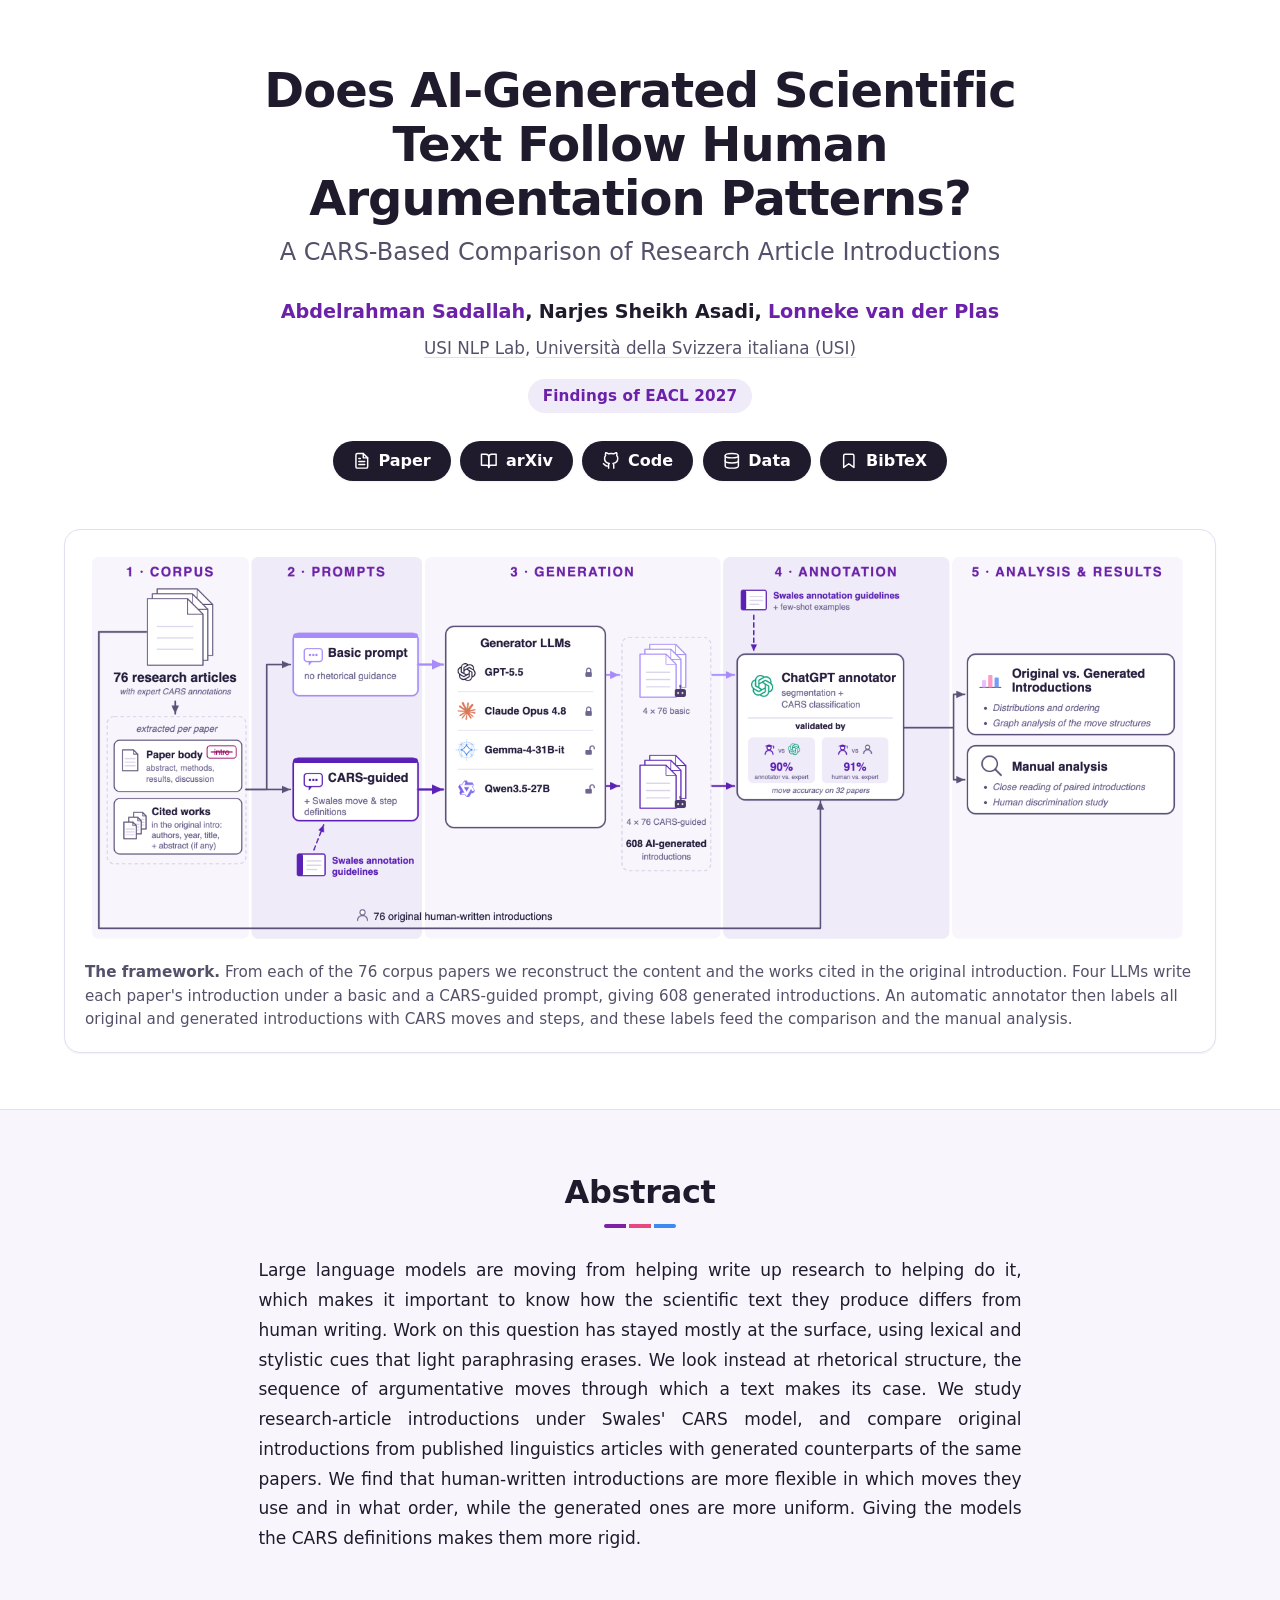
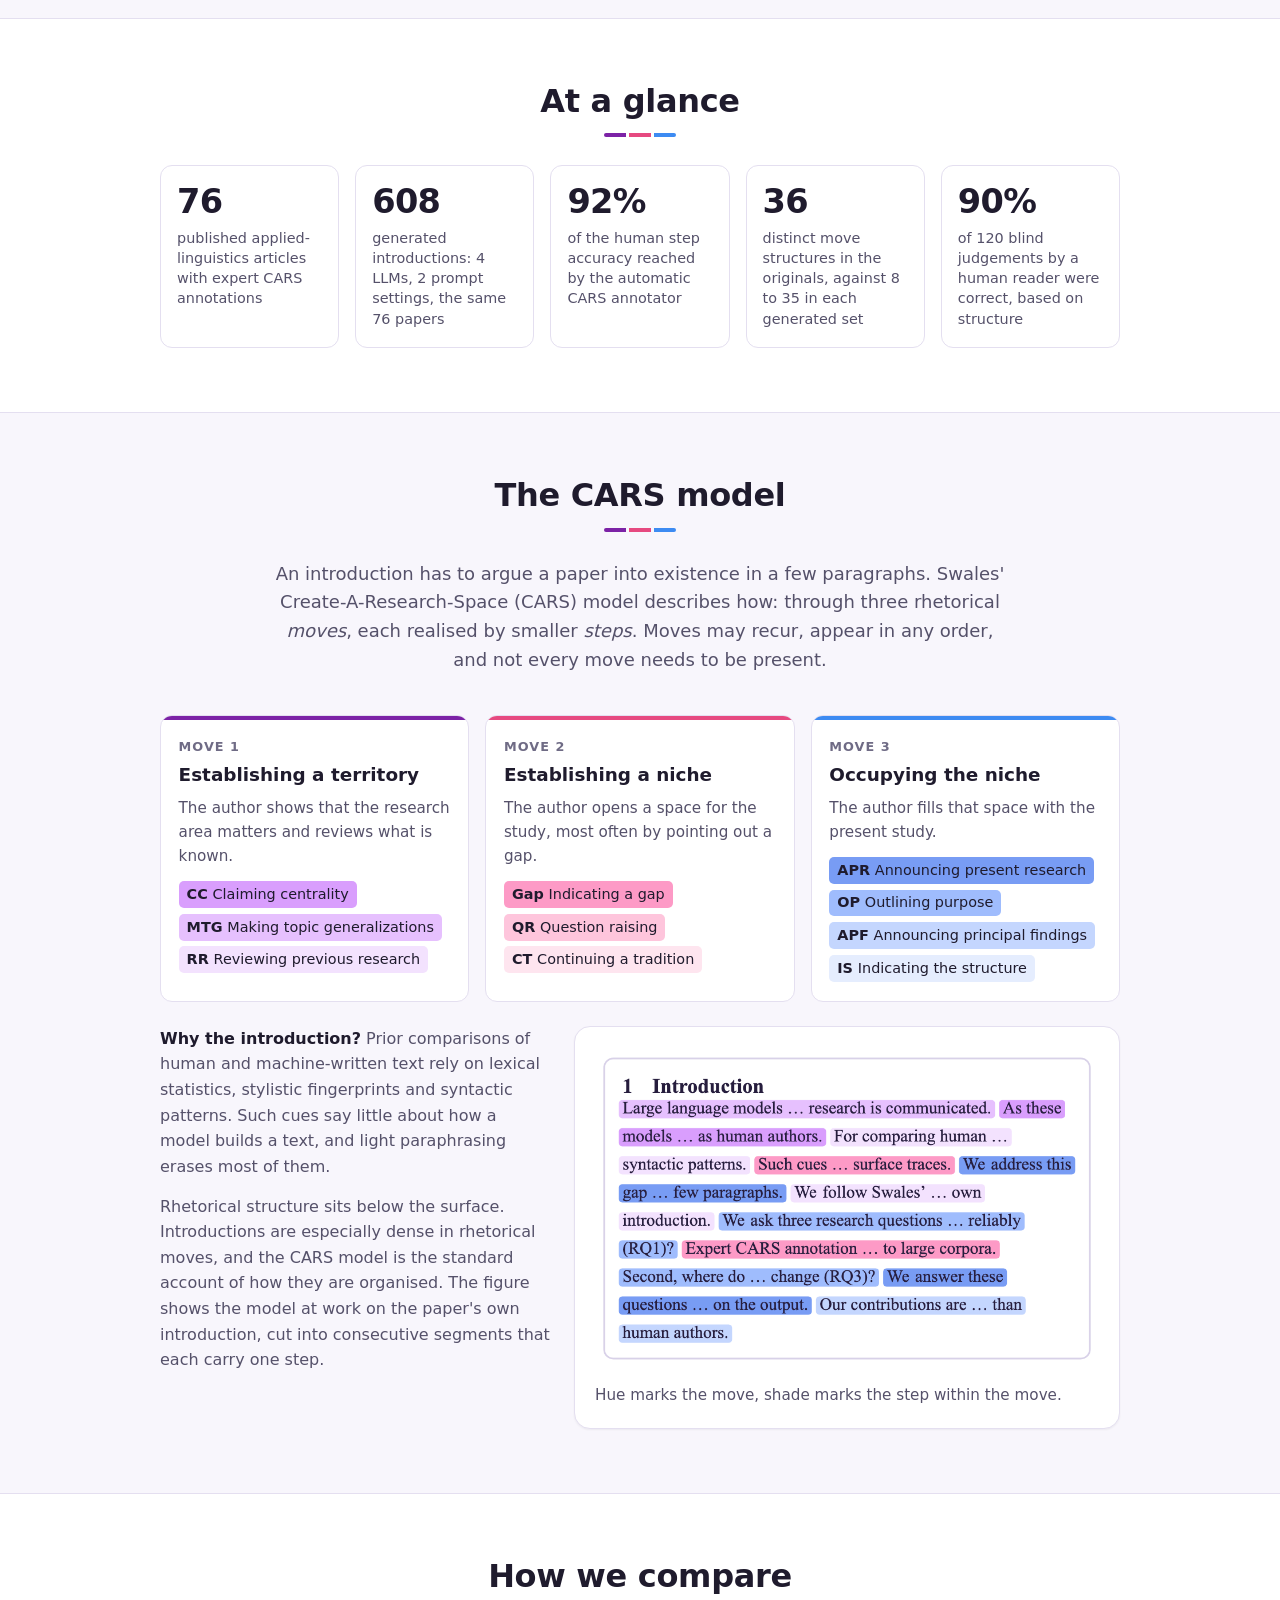
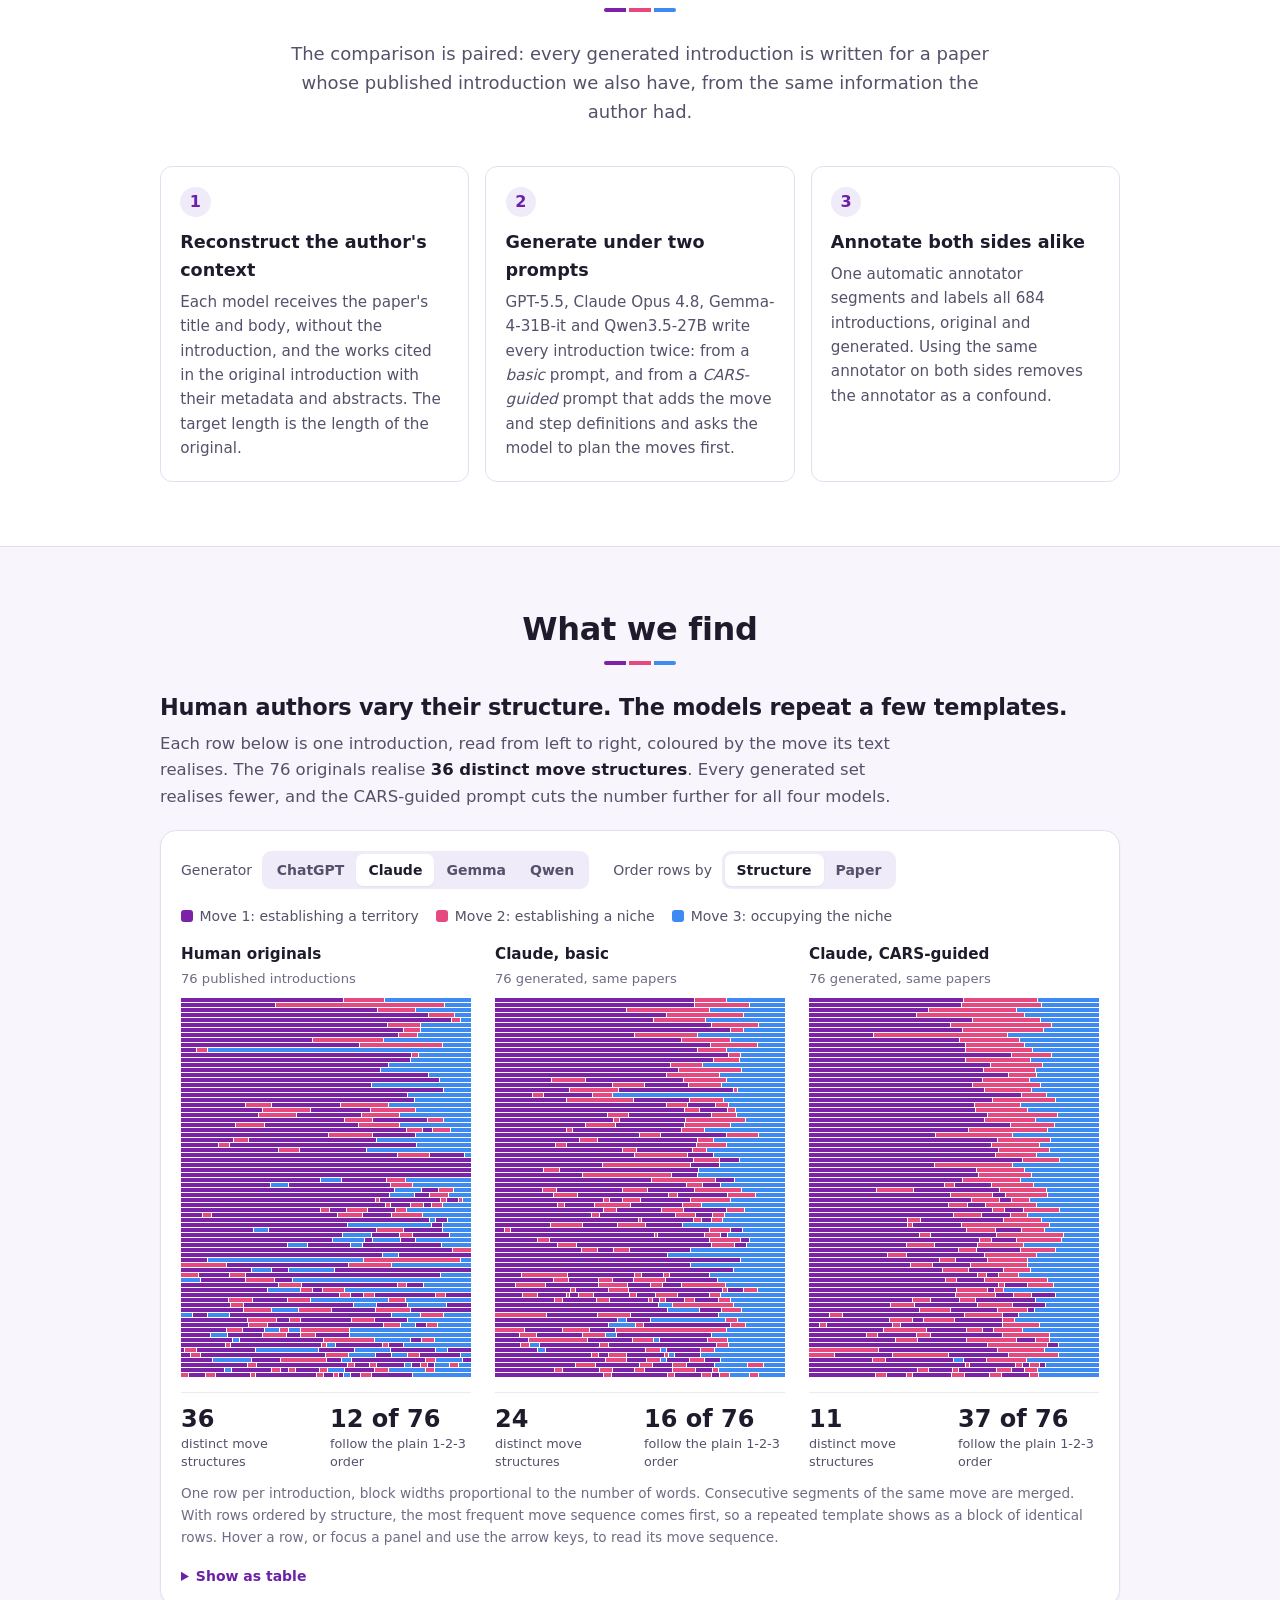
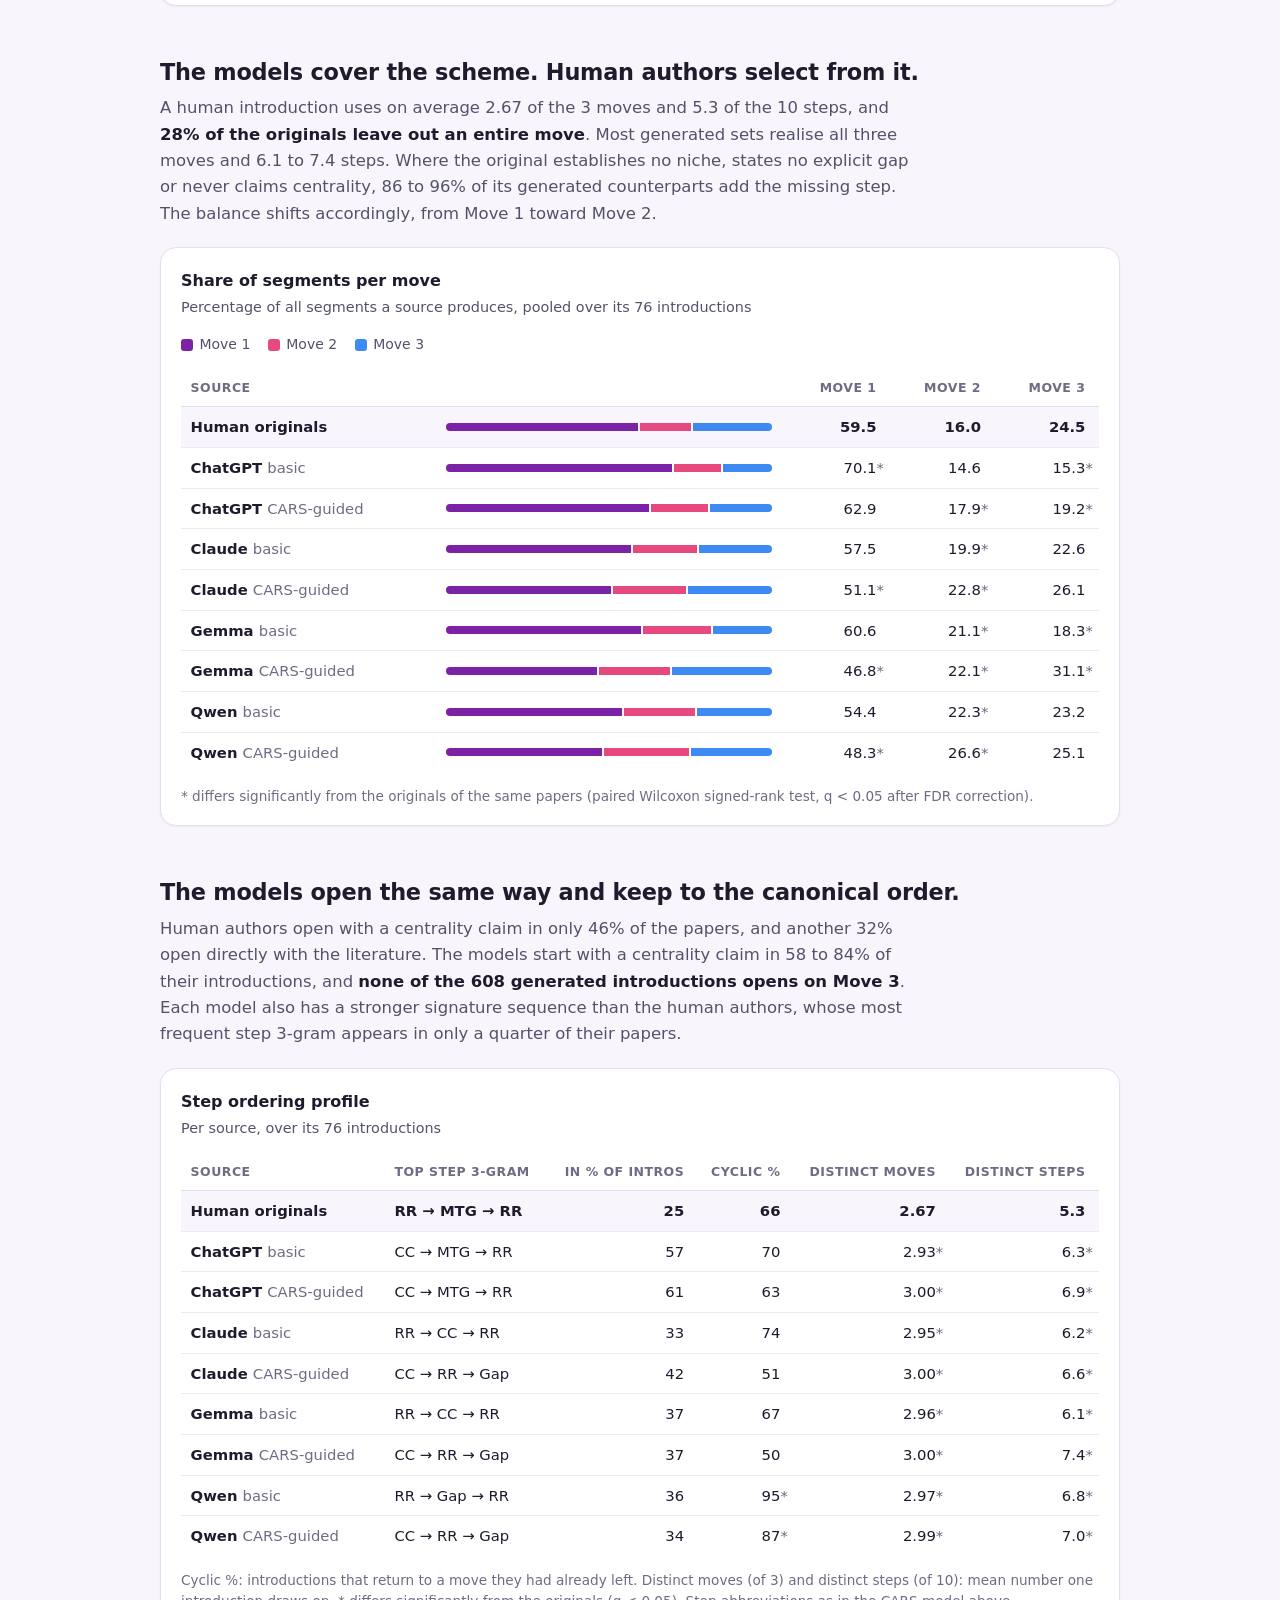
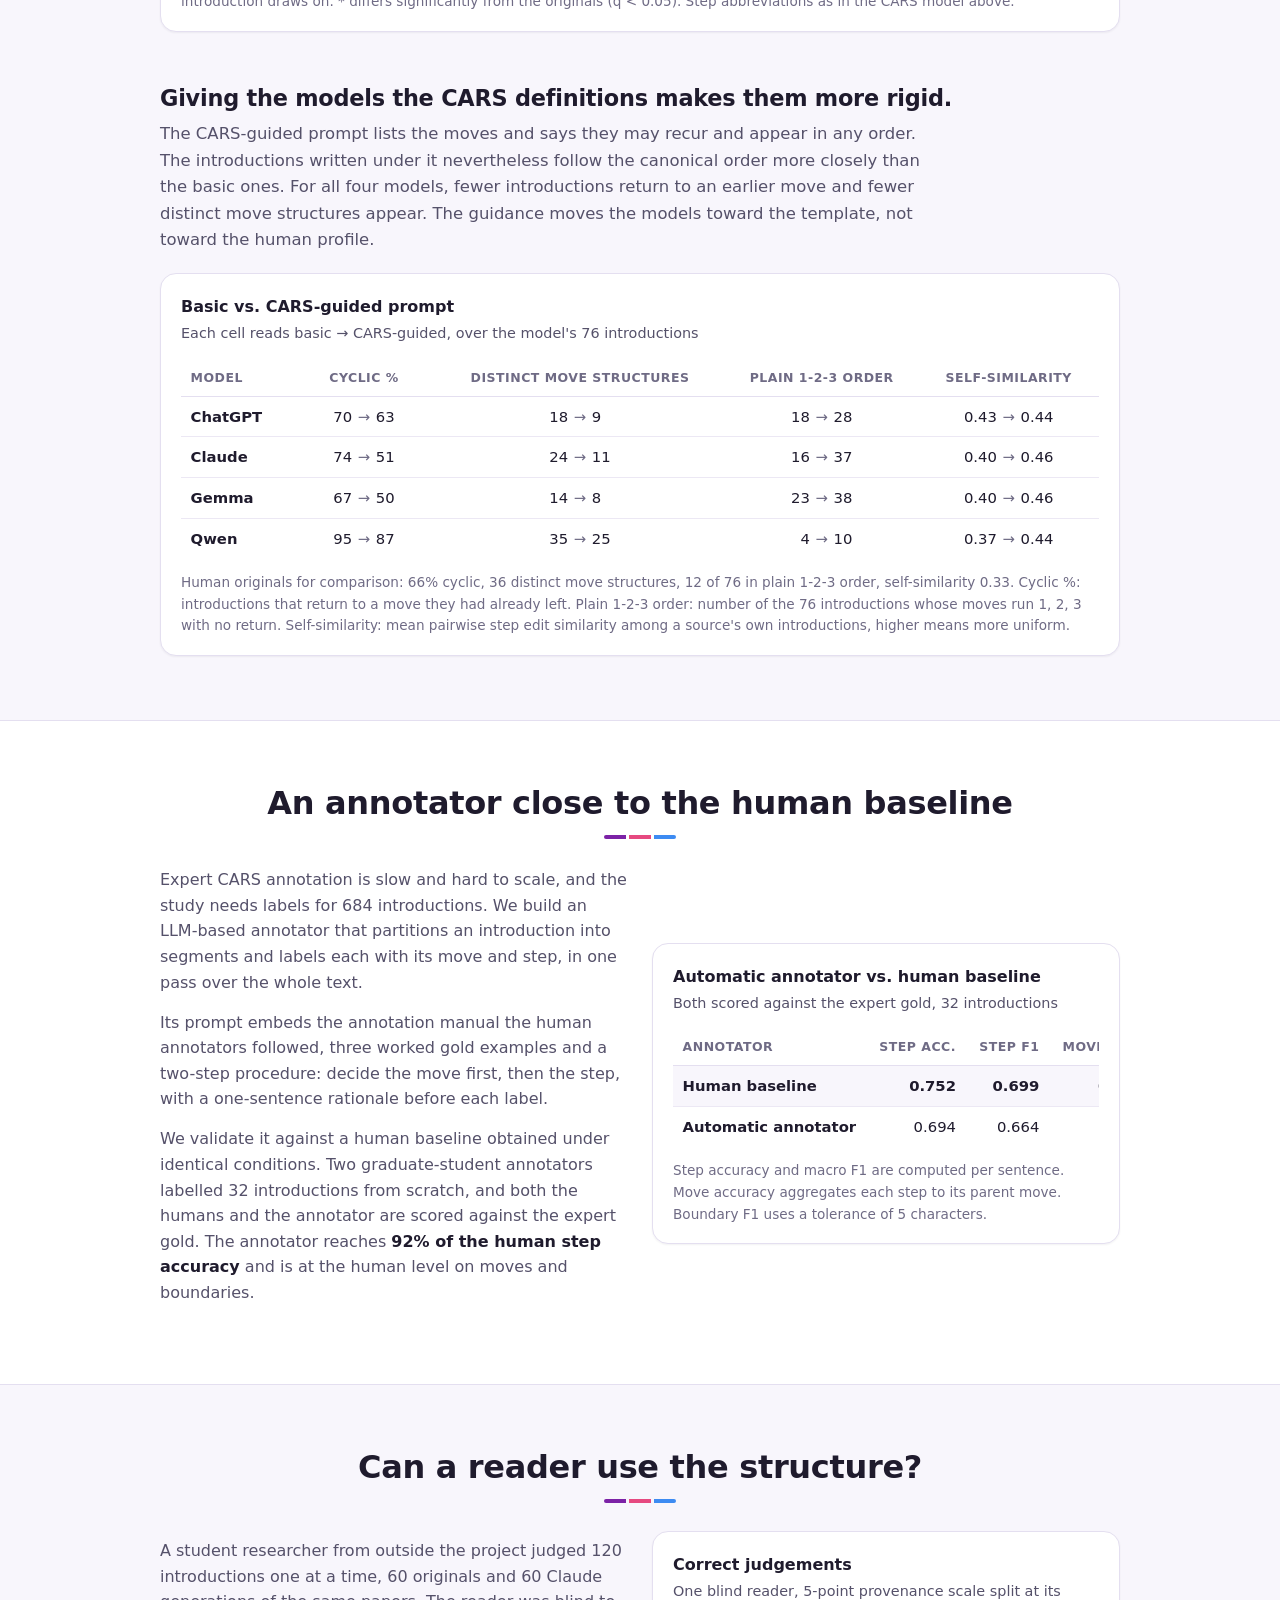
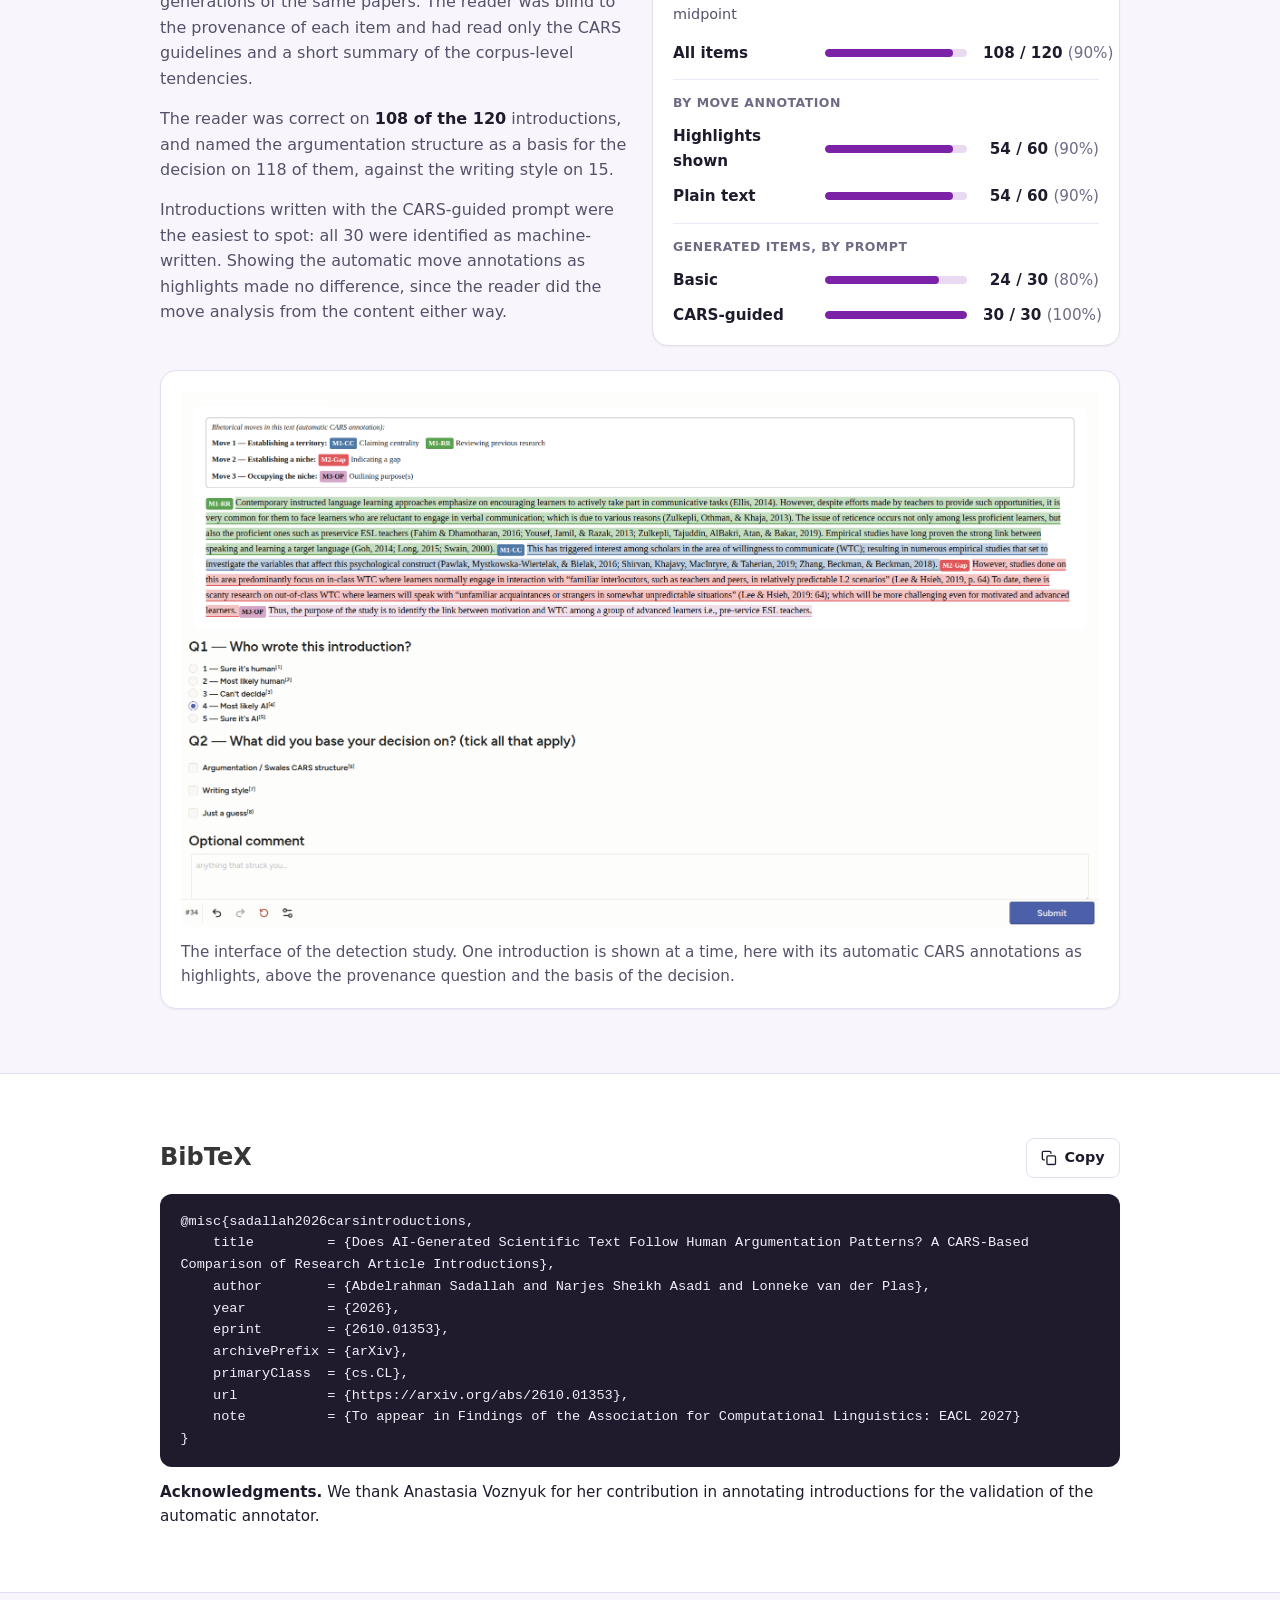
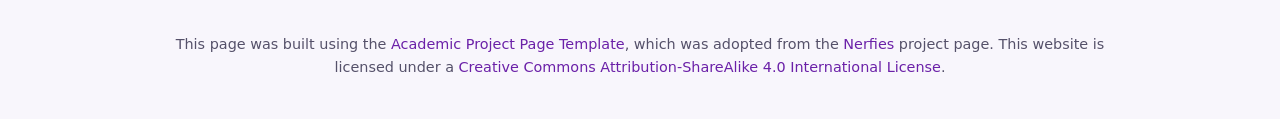
<file: docs/index.html>
<!DOCTYPE html>
<html lang="en">
<head>
  <meta charset="utf-8">
  <meta name="viewport" content="width=device-width, initial-scale=1">

  <title>Does AI-Generated Scientific Text Follow Human Argumentation Patterns?</title>
  <meta name="title" content="Does AI-Generated Scientific Text Follow Human Argumentation Patterns? A CARS-Based Comparison of Research Article Introductions">
  <meta name="description" content="We compare 76 published research-article introductions with 608 LLM-generated counterparts by their rhetorical structure under Swales' CARS model. Findings of EACL 2027.">
  <meta name="keywords" content="rhetorical structure, Swales CARS model, machine-generated text, scientific writing, research article introductions, argumentation, large language models, genre analysis">
  <meta name="author" content="Abdelrahman Sadallah, Narjes Sheikh Asadi, Lonneke van der Plas">
  <meta name="robots" content="index, follow">
  <meta name="theme-color" content="#6b21a8">
  <link rel="canonical" href="https://usi-nlp.github.io/eacl2027-rhetoric-moves/">

  <!-- Open Graph -->
  <meta property="og:type" content="article">
  <meta property="og:site_name" content="USI NLP Lab">
  <meta property="og:title" content="Does AI-Generated Scientific Text Follow Human Argumentation Patterns?">
  <meta property="og:description" content="A CARS-based comparison of 76 published research-article introductions with 608 LLM-generated counterparts of the same papers. Findings of EACL 2027.">
  <meta property="og:url" content="https://usi-nlp.github.io/eacl2027-rhetoric-moves/">
  <meta property="og:image" content="https://usi-nlp.github.io/eacl2027-rhetoric-moves/static/images/social_preview.png">
  <meta property="og:image:width" content="1200">
  <meta property="og:image:height" content="630">
  <meta property="og:image:alt" content="Does AI-Generated Scientific Text Follow Human Argumentation Patterns? Findings of EACL 2027">
  <meta property="article:published_time" content="2026-10-01T09:22:04Z">
  <meta property="article:author" content="Abdelrahman Sadallah">
  <meta property="article:section" content="Research">
  <meta property="article:tag" content="rhetorical structure">
  <meta property="article:tag" content="machine-generated text">

  <!-- Twitter / X -->
  <meta name="twitter:card" content="summary_large_image">
  <meta name="twitter:title" content="Does AI-Generated Scientific Text Follow Human Argumentation Patterns?">
  <meta name="twitter:description" content="A CARS-based comparison of 76 published research-article introductions with 608 LLM-generated counterparts. Findings of EACL 2027.">
  <meta name="twitter:image" content="https://usi-nlp.github.io/eacl2027-rhetoric-moves/static/images/social_preview.png">
  <meta name="twitter:image:alt" content="Does AI-Generated Scientific Text Follow Human Argumentation Patterns? Findings of EACL 2027">

  <!-- Google Scholar -->
  <meta name="citation_title" content="Does AI-Generated Scientific Text Follow Human Argumentation Patterns? A CARS-Based Comparison of Research Article Introductions">
  <meta name="citation_author" content="Sadallah, Abdelrahman">
  <meta name="citation_author" content="Sheikh Asadi, Narjes">
  <meta name="citation_author" content="van der Plas, Lonneke">
  <meta name="citation_publication_date" content="2026/10/01">
  <meta name="citation_conference_title" content="Findings of the Association for Computational Linguistics: EACL 2027">
  <meta name="citation_arxiv_id" content="2610.01353">
  <meta name="citation_pdf_url" content="https://arxiv.org/pdf/2610.01353">
  <meta name="citation_abstract_html_url" content="https://arxiv.org/abs/2610.01353">

  <link rel="icon" type="image/svg+xml" href="static/images/favicon.svg">
  <link rel="stylesheet" href="static/css/bulma.min.css">
  <link rel="stylesheet" href="static/css/index.css">
  <script defer src="static/js/page_data.js"></script>
  <script defer src="static/js/index.js"></script>

  <script type="application/ld+json">
  {
    "@context": "https://schema.org",
    "@type": "ScholarlyArticle",
    "headline": "Does AI-Generated Scientific Text Follow Human Argumentation Patterns? A CARS-Based Comparison of Research Article Introductions",
    "description": "A comparison of published research-article introductions with LLM-generated counterparts of the same papers by their rhetorical structure, under Swales' CARS model.",
    "author": [
      {"@type": "Person", "name": "Abdelrahman Sadallah", "url": "https://bodasadallah.github.io/",
       "affiliation": {"@type": "Organization", "name": "Università della Svizzera italiana"}},
      {"@type": "Person", "name": "Narjes Sheikh Asadi",
       "affiliation": {"@type": "Organization", "name": "Università della Svizzera italiana"}},
      {"@type": "Person", "name": "Lonneke van der Plas", "url": "https://sites.google.com/site/lonnekenlp/Home",
       "affiliation": {"@type": "Organization", "name": "Università della Svizzera italiana"}}
    ],
    "datePublished": "2026-10-01",
    "isPartOf": {"@type": "PublicationIssue", "name": "Findings of the Association for Computational Linguistics: EACL 2027"},
    "url": "https://usi-nlp.github.io/eacl2027-rhetoric-moves/",
    "sameAs": "https://arxiv.org/abs/2610.01353",
    "image": "https://usi-nlp.github.io/eacl2027-rhetoric-moves/static/images/social_preview.png",
    "keywords": ["rhetorical structure", "Swales CARS model", "machine-generated text", "scientific writing", "research article introductions"],
    "isAccessibleForFree": true
  }
  </script>
</head>
<body>

  <!-- icons (Feather, MIT licence) -->
  <svg class="icon-sprite" aria-hidden="true" focusable="false">
    <symbol id="i-file" viewBox="0 0 24 24"><path d="M14 2H6a2 2 0 0 0-2 2v16a2 2 0 0 0 2 2h12a2 2 0 0 0 2-2V8z"/><polyline points="14 2 14 8 20 8"/><line x1="16" y1="13" x2="8" y2="13"/><line x1="16" y1="17" x2="8" y2="17"/><polyline points="10 9 9 9 8 9"/></symbol>
    <symbol id="i-book" viewBox="0 0 24 24"><path d="M2 3h6a4 4 0 0 1 4 4v14a3 3 0 0 0-3-3H2z"/><path d="M22 3h-6a4 4 0 0 0-4 4v14a3 3 0 0 1 3-3h7z"/></symbol>
    <symbol id="i-github" viewBox="0 0 24 24"><path d="M9 19c-5 1.5-5-2.5-7-3m14 6v-3.87a3.37 3.37 0 0 0-.94-2.61c3.14-.35 6.44-1.54 6.44-7A5.44 5.44 0 0 0 20 4.77 5.07 5.07 0 0 0 19.91 1S18.73.65 16 2.48a13.38 13.38 0 0 0-7 0C6.27.65 5.09 1 5.09 1A5.07 5.07 0 0 0 5 4.77a5.44 5.44 0 0 0-1.5 3.78c0 5.42 3.3 6.61 6.44 7A3.37 3.37 0 0 0 9 18.13V22"/></symbol>
    <symbol id="i-database" viewBox="0 0 24 24"><ellipse cx="12" cy="5" rx="9" ry="3"/><path d="M21 12c0 1.66-4 3-9 3s-9-1.34-9-3"/><path d="M3 5v14c0 1.66 4 3 9 3s9-1.34 9-3V5"/></symbol>
    <symbol id="i-bookmark" viewBox="0 0 24 24"><path d="M19 21l-7-5-7 5V5a2 2 0 0 1 2-2h10a2 2 0 0 1 2 2z"/></symbol>
    <symbol id="i-copy" viewBox="0 0 24 24"><rect x="9" y="9" width="13" height="13" rx="2" ry="2"/><path d="M5 15H4a2 2 0 0 1-2-2V4a2 2 0 0 1 2-2h9a2 2 0 0 1 2 2v1"/></symbol>
    <symbol id="i-up" viewBox="0 0 24 24"><polyline points="18 15 12 9 6 15"/></symbol>
  </svg>

  <button class="scroll-to-top" type="button" title="Scroll to top" aria-label="Scroll to top">
    <svg class="icon-svg" aria-hidden="true"><use href="#i-up"/></svg>
  </button>

  <main id="main-content">

  <!-- ====================================================================== hero -->
  <section class="hero">
    <div class="hero-body">
      <div class="container is-max-desktop">
        <div class="columns is-centered">
          <div class="column has-text-centered">
            <h1 class="title is-1 publication-title">Does AI-Generated Scientific Text Follow Human Argumentation Patterns?</h1>
            <p class="publication-subtitle">A CARS-Based Comparison of Research Article Introductions</p>

            <div class="publication-authors">
              <span class="author-block"><a href="https://bodasadallah.github.io/" target="_blank" rel="noopener">Abdelrahman Sadallah</a>,</span>
              <span class="author-block">Narjes Sheikh Asadi,</span>
              <span class="author-block"><a href="https://sites.google.com/site/lonnekenlp/Home" target="_blank" rel="noopener">Lonneke van der Plas</a></span>
            </div>
            <p class="publication-affiliation">
              <a href="https://usi-nlp.github.io/" target="_blank" rel="noopener">USI NLP Lab</a>,
              <a href="https://www.usi.ch/en" target="_blank" rel="noopener">Università della Svizzera italiana (USI)</a>
            </p>
            <span class="publication-venue">Findings of EACL 2027</span>

            <div class="publication-links">
              <a href="https://arxiv.org/pdf/2610.01353" target="_blank" rel="noopener" class="button is-normal is-rounded is-dark">
                <svg class="icon-svg" aria-hidden="true"><use href="#i-file"/></svg><span>Paper</span>
              </a>
              <a href="https://arxiv.org/abs/2610.01353" target="_blank" rel="noopener" class="button is-normal is-rounded is-dark">
                <svg class="icon-svg" aria-hidden="true"><use href="#i-book"/></svg><span>arXiv</span>
              </a>
              <a href="https://github.com/usi-nlp/eacl2027-rhetoric-moves" target="_blank" rel="noopener" class="button is-normal is-rounded is-dark">
                <svg class="icon-svg" aria-hidden="true"><use href="#i-github"/></svg><span>Code</span>
              </a>
              <a href="https://github.com/usi-nlp/eacl2027-rhetoric-moves/tree/main/data" target="_blank" rel="noopener" class="button is-normal is-rounded is-dark">
                <svg class="icon-svg" aria-hidden="true"><use href="#i-database"/></svg><span>Data</span>
              </a>
              <a href="#BibTeX" class="button is-normal is-rounded is-dark">
                <svg class="icon-svg" aria-hidden="true"><use href="#i-bookmark"/></svg><span>BibTeX</span>
              </a>
            </div>
          </div>
        </div>
      </div>
    </div>
  </section>

  <!-- ==================================================================== teaser -->
  <section class="section teaser">
    <div class="container is-max-widescreen">
      <figure class="figure-card">
        <div class="figure-scroll">
          <a href="static/images/framework.png" target="_blank" rel="noopener" title="Open the figure at full size">
            <img src="static/images/framework.png" width="3200" height="1144"
                 alt="Framework in five stages. Corpus: 76 research articles with expert CARS annotations, from which the paper body and the cited works are extracted. Prompts: a basic prompt and a CARS-guided prompt. Generation: GPT-5.5, Claude Opus 4.8, Gemma-4-31B-it and Qwen3.5-27B write 608 introductions. Annotation: a ChatGPT-based annotator, validated against human annotators, labels all introductions. Analysis: original versus generated introductions, and a manual analysis.">
          </a>
        </div>
        <figcaption>
          <strong>The framework.</strong> From each of the 76 corpus papers we reconstruct the content and the works
          cited in the original introduction. Four LLMs write each paper's introduction under a basic and a
          CARS-guided prompt, giving 608 generated introductions. An automatic annotator then labels all original
          and generated introductions with CARS moves and steps, and these labels feed the comparison and the
          manual analysis.
        </figcaption>
      </figure>
    </div>
  </section>

  <!-- ================================================================== abstract -->
  <section class="section is-soft" id="abstract">
    <div class="container is-max-desktop">
      <div class="columns is-centered has-text-centered">
        <div class="column is-four-fifths">
          <h2 class="title is-3">Abstract</h2>
          <div class="content has-text-justified">
            <p>
              Large language models are moving from helping write up research to helping do it, which makes it
              important to know how the scientific text they produce differs from human writing. Work on this
              question has stayed mostly at the surface, using lexical and stylistic cues that light paraphrasing
              erases. We look instead at rhetorical structure, the sequence of argumentative moves through which a
              text makes its case. We study research-article introductions under Swales' CARS model, and compare
              original introductions from published linguistics articles with generated counterparts of the same
              papers. We find that human-written introductions are more flexible in which moves they use and in
              what order, while the generated ones are more uniform. Giving the models the CARS definitions makes
              them more rigid.
            </p>
          </div>
        </div>
      </div>
    </div>
  </section>

  <!-- ================================================================ at a glance -->
  <section class="section" id="glance">
    <div class="container is-max-desktop has-text-centered">
      <h2 class="title is-3">At a glance</h2>
      <div class="stat-row">
        <div class="stat-tile">
          <span class="stat-value">76</span>
          <span class="stat-label">published applied-linguistics articles with expert CARS annotations</span>
        </div>
        <div class="stat-tile">
          <span class="stat-value">608</span>
          <span class="stat-label">generated introductions: 4 LLMs, 2 prompt settings, the same 76 papers</span>
        </div>
        <div class="stat-tile">
          <span class="stat-value">92%</span>
          <span class="stat-label">of the human step accuracy reached by the automatic CARS annotator</span>
        </div>
        <div class="stat-tile">
          <span class="stat-value">36</span>
          <span class="stat-label">distinct move structures in the originals, against 8 to 35 in each generated set</span>
        </div>
        <div class="stat-tile">
          <span class="stat-value">90%</span>
          <span class="stat-label">of 120 blind judgements by a human reader were correct, based on structure</span>
        </div>
      </div>
    </div>
  </section>

  <!-- ================================================================== CARS model -->
  <section class="section is-soft" id="cars">
    <div class="container is-max-desktop has-text-centered">
      <h2 class="title is-3">The CARS model</h2>
      <p class="lead">
        An introduction has to argue a paper into existence in a few paragraphs. Swales' Create-A-Research-Space
        (CARS) model describes how: through three rhetorical <em>moves</em>, each realised by smaller <em>steps</em>.
        Moves may recur, appear in any order, and not every move needs to be present.
      </p>

      <div class="move-grid">
        <div class="move-card is-m1">
          <span class="move-kicker">Move 1</span>
          <h3>Establishing a territory</h3>
          <p>The author shows that the research area matters and reviews what is known.</p>
          <ul class="step-list">
            <li><span class="step-chip" style="--chip: var(--m1-cc)"><abbr title="Claiming centrality">CC</abbr>Claiming centrality</span></li>
            <li><span class="step-chip" style="--chip: var(--m1-mtg)"><abbr title="Making topic generalizations">MTG</abbr>Making topic generalizations</span></li>
            <li><span class="step-chip" style="--chip: var(--m1-rr)"><abbr title="Reviewing items of previous research">RR</abbr>Reviewing previous research</span></li>
          </ul>
        </div>
        <div class="move-card is-m2">
          <span class="move-kicker">Move 2</span>
          <h3>Establishing a niche</h3>
          <p>The author opens a space for the study, most often by pointing out a gap.</p>
          <ul class="step-list">
            <li><span class="step-chip" style="--chip: var(--m2-gap)"><abbr title="Indicating a gap">Gap</abbr>Indicating a gap</span></li>
            <li><span class="step-chip" style="--chip: var(--m2-qr)"><abbr title="Question raising">QR</abbr>Question raising</span></li>
            <li><span class="step-chip" style="--chip: var(--m2-ct)"><abbr title="Continuing a tradition">CT</abbr>Continuing a tradition</span></li>
          </ul>
        </div>
        <div class="move-card is-m3">
          <span class="move-kicker">Move 3</span>
          <h3>Occupying the niche</h3>
          <p>The author fills that space with the present study.</p>
          <ul class="step-list">
            <li><span class="step-chip" style="--chip: var(--m3-apr)"><abbr title="Announcing present research">APR</abbr>Announcing present research</span></li>
            <li><span class="step-chip" style="--chip: var(--m3-op)"><abbr title="Outlining purpose">OP</abbr>Outlining purpose</span></li>
            <li><span class="step-chip" style="--chip: var(--m3-apf)"><abbr title="Announcing principal findings">APF</abbr>Announcing principal findings</span></li>
            <li><span class="step-chip" style="--chip: var(--m3-is)"><abbr title="Indicating the structure of the research">IS</abbr>Indicating the structure</span></li>
          </ul>
        </div>
      </div>

      <div class="split is-wide-right" style="margin-top: 1.5rem;">
        <div class="prose">
          <p>
            <strong>Why the introduction?</strong> Prior comparisons of human and machine-written text rely on
            lexical statistics, stylistic fingerprints and syntactic patterns. Such cues say little about how a
            model builds a text, and light paraphrasing erases most of them.
          </p>
          <p>
            Rhetorical structure sits below the surface. Introductions are especially dense in rhetorical moves,
            and the CARS model is the standard account of how they are organised. The figure shows the model at
            work on the paper's own introduction, cut into consecutive segments that each carry one step.
          </p>
        </div>
        <figure class="figure-card">
          <img src="static/images/cars_intro.png" width="880" height="564" loading="lazy"
               alt="The introduction of the paper, cut into consecutive segments. Each segment is highlighted in the colour of its CARS step: purple shades for Move 1, magenta for Move 2 and blue shades for Move 3.">
          <figcaption>Hue marks the move, shade marks the step within the move.</figcaption>
        </figure>
      </div>
    </div>
  </section>

  <!-- ====================================================================== method -->
  <section class="section" id="method">
    <div class="container is-max-desktop has-text-centered">
      <h2 class="title is-3">How we compare</h2>
      <p class="lead">
        The comparison is paired: every generated introduction is written for a paper whose published
        introduction we also have, from the same information the author had.
      </p>
      <div class="step-grid">
        <div class="step-card">
          <h3>Reconstruct the author's context</h3>
          <p>
            Each model receives the paper's title and body, without the introduction, and the works cited in the
            original introduction with their metadata and abstracts. The target length is the length of the
            original.
          </p>
        </div>
        <div class="step-card">
          <h3>Generate under two prompts</h3>
          <p>
            GPT-5.5, Claude Opus 4.8, Gemma-4-31B-it and Qwen3.5-27B write every introduction twice: from a
            <em>basic</em> prompt, and from a <em>CARS-guided</em> prompt that adds the move and step definitions
            and asks the model to plan the moves first.
          </p>
        </div>
        <div class="step-card">
          <h3>Annotate both sides alike</h3>
          <p>
            One automatic annotator segments and labels all 684 introductions, original and generated. Using the
            same annotator on both sides removes the annotator as a confound.
          </p>
        </div>
      </div>
    </div>
  </section>

  <!-- ==================================================================== findings -->
  <section class="section is-soft" id="findings">
    <div class="container is-max-desktop">
      <h2 class="title is-3 has-text-centered">What we find</h2>

      <!-- finding 1 ------------------------------------------------------------ -->
      <article class="finding" id="structure">
        <h3>Human authors vary their structure. The models repeat a few templates.</h3>
        <p>
          Each row below is one introduction, read from left to right, coloured by the move its text realises.
          The 76 originals realise <strong>36 distinct move structures</strong>. Every generated set realises
          fewer, and the CARS-guided prompt cuts the number further for all four models.
        </p>

        <div class="chart-card" id="structure-figure">
          <div class="controls">
            <div class="control">
              <span id="model-label">Generator</span>
              <div class="segmented" data-control="model" role="group" aria-labelledby="model-label"></div>
            </div>
            <div class="control">
              <span id="order-label">Order rows by</span>
              <div class="segmented" data-control="order" role="group" aria-labelledby="order-label">
                <button type="button" data-value="structure" aria-pressed="true">Structure</button>
                <button type="button" data-value="paper" aria-pressed="false">Paper</button>
              </div>
            </div>
          </div>

          <div class="legend" aria-label="Legend">
            <span class="legend-item"><span class="swatch is-m1"></span>Move 1: establishing a territory</span>
            <span class="legend-item"><span class="swatch is-m2"></span>Move 2: establishing a niche</span>
            <span class="legend-item"><span class="swatch is-m3"></span>Move 3: occupying the niche</span>
          </div>

          <div class="strip-panels">
            <noscript>The interactive figure needs JavaScript. The numbers it shows are in the tables on this page.</noscript>
          </div>

          <p class="chart-note">
            One row per introduction, block widths proportional to the number of words. Consecutive segments of
            the same move are merged. With rows ordered by structure, the most frequent move sequence comes
            first, so a repeated template shows as a block of identical rows. Hover a row, or focus a panel and
            use the arrow keys, to read its move sequence.
          </p>

          <details class="table-view">
            <summary>Show as table</summary>
            <div class="table-wrap">
              <table class="data">
                <caption class="visually-hidden">Move sequence of every introduction in the three panels</caption>
                <thead><tr></tr></thead>
                <tbody></tbody>
              </table>
            </div>
          </details>
        </div>
      </article>

      <!-- finding 2 ------------------------------------------------------------ -->
      <article class="finding" id="distribution">
        <h3>The models cover the scheme. Human authors select from it.</h3>
        <p>
          A human introduction uses on average 2.67 of the 3 moves and 5.3 of the 10 steps, and
          <strong>28% of the originals leave out an entire move</strong>. Most generated sets realise all three
          moves and 6.1 to 7.4 steps. Where the original establishes no niche, states no explicit gap or never
          claims centrality, 86 to 96% of its generated counterparts add the missing step. The balance shifts
          accordingly, from Move 1 toward Move 2.
        </p>

        <div class="chart-card">
          <p class="chart-title">Share of segments per move</p>
          <p class="chart-subtitle">Percentage of all segments a source produces, pooled over its 76 introductions</p>
          <div class="legend" aria-label="Legend">
            <span class="legend-item"><span class="swatch is-m1"></span>Move 1</span>
            <span class="legend-item"><span class="swatch is-m2"></span>Move 2</span>
            <span class="legend-item"><span class="swatch is-m3"></span>Move 3</span>
          </div>
          <div class="table-wrap">
            <table class="data" id="distribution-table">
              <thead>
                <tr><th scope="col">Source</th><th scope="col"><span class="visually-hidden">Split</span></th><th scope="col">Move 1</th><th scope="col">Move 2</th><th scope="col">Move 3</th></tr>
              </thead>
              <tbody>
                <tr class="is-reference"><th scope="row">Human originals</th><td class="bar-cell"><div class="segbar" role="img" aria-label="Move 1 59.5%, Move 2 16.0%, Move 3 24.5%"><span class="seg is-m1" style="flex: 59.5"></span><span class="seg is-m2" style="flex: 16.0"></span><span class="seg is-m3" style="flex: 24.5"></span></div></td><td class="num">59.5</td><td class="num">16.0</td><td class="num">24.5</td></tr>
                <tr><th scope="row">ChatGPT <span class="sub">basic</span></th><td class="bar-cell"><div class="segbar" role="img" aria-label="Move 1 70.1%, Move 2 14.6%, Move 3 15.3%"><span class="seg is-m1" style="flex: 70.1"></span><span class="seg is-m2" style="flex: 14.6"></span><span class="seg is-m3" style="flex: 15.3"></span></div></td><td class="num">70.1<span class="sig">*</span></td><td class="num">14.6</td><td class="num">15.3<span class="sig">*</span></td></tr>
                <tr><th scope="row">ChatGPT <span class="sub">CARS-guided</span></th><td class="bar-cell"><div class="segbar" role="img" aria-label="Move 1 62.9%, Move 2 17.9%, Move 3 19.2%"><span class="seg is-m1" style="flex: 62.9"></span><span class="seg is-m2" style="flex: 17.9"></span><span class="seg is-m3" style="flex: 19.2"></span></div></td><td class="num">62.9</td><td class="num">17.9<span class="sig">*</span></td><td class="num">19.2<span class="sig">*</span></td></tr>
                <tr><th scope="row">Claude <span class="sub">basic</span></th><td class="bar-cell"><div class="segbar" role="img" aria-label="Move 1 57.5%, Move 2 19.9%, Move 3 22.6%"><span class="seg is-m1" style="flex: 57.5"></span><span class="seg is-m2" style="flex: 19.9"></span><span class="seg is-m3" style="flex: 22.6"></span></div></td><td class="num">57.5</td><td class="num">19.9<span class="sig">*</span></td><td class="num">22.6</td></tr>
                <tr><th scope="row">Claude <span class="sub">CARS-guided</span></th><td class="bar-cell"><div class="segbar" role="img" aria-label="Move 1 51.1%, Move 2 22.8%, Move 3 26.1%"><span class="seg is-m1" style="flex: 51.1"></span><span class="seg is-m2" style="flex: 22.8"></span><span class="seg is-m3" style="flex: 26.1"></span></div></td><td class="num">51.1<span class="sig">*</span></td><td class="num">22.8<span class="sig">*</span></td><td class="num">26.1</td></tr>
                <tr><th scope="row">Gemma <span class="sub">basic</span></th><td class="bar-cell"><div class="segbar" role="img" aria-label="Move 1 60.6%, Move 2 21.1%, Move 3 18.3%"><span class="seg is-m1" style="flex: 60.6"></span><span class="seg is-m2" style="flex: 21.1"></span><span class="seg is-m3" style="flex: 18.3"></span></div></td><td class="num">60.6</td><td class="num">21.1<span class="sig">*</span></td><td class="num">18.3<span class="sig">*</span></td></tr>
                <tr><th scope="row">Gemma <span class="sub">CARS-guided</span></th><td class="bar-cell"><div class="segbar" role="img" aria-label="Move 1 46.8%, Move 2 22.1%, Move 3 31.1%"><span class="seg is-m1" style="flex: 46.8"></span><span class="seg is-m2" style="flex: 22.1"></span><span class="seg is-m3" style="flex: 31.1"></span></div></td><td class="num">46.8<span class="sig">*</span></td><td class="num">22.1<span class="sig">*</span></td><td class="num">31.1<span class="sig">*</span></td></tr>
                <tr><th scope="row">Qwen <span class="sub">basic</span></th><td class="bar-cell"><div class="segbar" role="img" aria-label="Move 1 54.4%, Move 2 22.3%, Move 3 23.2%"><span class="seg is-m1" style="flex: 54.4"></span><span class="seg is-m2" style="flex: 22.3"></span><span class="seg is-m3" style="flex: 23.2"></span></div></td><td class="num">54.4</td><td class="num">22.3<span class="sig">*</span></td><td class="num">23.2</td></tr>
                <tr><th scope="row">Qwen <span class="sub">CARS-guided</span></th><td class="bar-cell"><div class="segbar" role="img" aria-label="Move 1 48.3%, Move 2 26.6%, Move 3 25.1%"><span class="seg is-m1" style="flex: 48.3"></span><span class="seg is-m2" style="flex: 26.6"></span><span class="seg is-m3" style="flex: 25.1"></span></div></td><td class="num">48.3<span class="sig">*</span></td><td class="num">26.6<span class="sig">*</span></td><td class="num">25.1</td></tr>
              </tbody>
            </table>
          </div>
          <p class="chart-note">* differs significantly from the originals of the same papers (paired Wilcoxon signed-rank test, q &lt; 0.05 after FDR correction).</p>
        </div>
      </article>

      <!-- finding 3 ------------------------------------------------------------ -->
      <article class="finding" id="ordering">
        <h3>The models open the same way and keep to the canonical order.</h3>
        <p>
          Human authors open with a centrality claim in only 46% of the papers, and another 32% open directly
          with the literature. The models start with a centrality claim in 58 to 84% of their introductions,
          and <strong>none of the 608 generated introductions opens on Move 3</strong>. Each model also has a
          stronger signature sequence than the human authors, whose most frequent step 3-gram appears in only a
          quarter of their papers.
        </p>

        <div class="chart-card">
          <p class="chart-title">Step ordering profile</p>
          <p class="chart-subtitle">Per source, over its 76 introductions</p>
          <div class="table-wrap">
            <table class="data" id="ordering-table">
              <thead>
                <tr>
                  <th scope="col">Source</th>
                  <th scope="col" class="is-text">Top step 3-gram</th>
                  <th scope="col">In % of intros</th>
                  <th scope="col">Cyclic %</th>
                  <th scope="col">Distinct moves</th>
                  <th scope="col">Distinct steps</th>
                </tr>
              </thead>
              <tbody>
                <tr class="is-reference"><th scope="row">Human originals</th><td class="is-text">RR &rarr; MTG &rarr; RR</td><td class="num">25</td><td class="num">66</td><td class="num">2.67</td><td class="num">5.3</td></tr>
                <tr><th scope="row">ChatGPT <span class="sub">basic</span></th><td class="is-text">CC &rarr; MTG &rarr; RR</td><td class="num">57</td><td class="num">70</td><td class="num">2.93<span class="sig">*</span></td><td class="num">6.3<span class="sig">*</span></td></tr>
                <tr><th scope="row">ChatGPT <span class="sub">CARS-guided</span></th><td class="is-text">CC &rarr; MTG &rarr; RR</td><td class="num">61</td><td class="num">63</td><td class="num">3.00<span class="sig">*</span></td><td class="num">6.9<span class="sig">*</span></td></tr>
                <tr><th scope="row">Claude <span class="sub">basic</span></th><td class="is-text">RR &rarr; CC &rarr; RR</td><td class="num">33</td><td class="num">74</td><td class="num">2.95<span class="sig">*</span></td><td class="num">6.2<span class="sig">*</span></td></tr>
                <tr><th scope="row">Claude <span class="sub">CARS-guided</span></th><td class="is-text">CC &rarr; RR &rarr; Gap</td><td class="num">42</td><td class="num">51</td><td class="num">3.00<span class="sig">*</span></td><td class="num">6.6<span class="sig">*</span></td></tr>
                <tr><th scope="row">Gemma <span class="sub">basic</span></th><td class="is-text">RR &rarr; CC &rarr; RR</td><td class="num">37</td><td class="num">67</td><td class="num">2.96<span class="sig">*</span></td><td class="num">6.1<span class="sig">*</span></td></tr>
                <tr><th scope="row">Gemma <span class="sub">CARS-guided</span></th><td class="is-text">CC &rarr; RR &rarr; Gap</td><td class="num">37</td><td class="num">50</td><td class="num">3.00<span class="sig">*</span></td><td class="num">7.4<span class="sig">*</span></td></tr>
                <tr><th scope="row">Qwen <span class="sub">basic</span></th><td class="is-text">RR &rarr; Gap &rarr; RR</td><td class="num">36</td><td class="num">95<span class="sig">*</span></td><td class="num">2.97<span class="sig">*</span></td><td class="num">6.8<span class="sig">*</span></td></tr>
                <tr><th scope="row">Qwen <span class="sub">CARS-guided</span></th><td class="is-text">CC &rarr; RR &rarr; Gap</td><td class="num">34</td><td class="num">87<span class="sig">*</span></td><td class="num">2.99<span class="sig">*</span></td><td class="num">7.0<span class="sig">*</span></td></tr>
              </tbody>
            </table>
          </div>
          <p class="chart-note">
            Cyclic %: introductions that return to a move they had already left. Distinct moves (of 3) and
            distinct steps (of 10): mean number one introduction draws on. * differs significantly from the
            originals (q &lt; 0.05). Step abbreviations as in the CARS model above.
          </p>
        </div>
      </article>

      <!-- finding 4 ------------------------------------------------------------ -->
      <article class="finding" id="guidance">
        <h3>Giving the models the CARS definitions makes them more rigid.</h3>
        <p>
          The CARS-guided prompt lists the moves and says they may recur and appear in any order. The
          introductions written under it nevertheless follow the canonical order more closely than the basic
          ones. For all four models, fewer introductions return to an earlier move and fewer distinct move
          structures appear. The guidance moves the models toward the template, not toward the human profile.
        </p>

        <div class="chart-card">
          <p class="chart-title">Basic vs. CARS-guided prompt</p>
          <p class="chart-subtitle">Each cell reads basic &rarr; CARS-guided, over the model's 76 introductions</p>
          <div class="table-wrap">
            <table class="data" id="guidance-table">
              <thead>
                <tr>
                  <th scope="col">Model</th>
                  <th scope="col" class="pair-cell">Cyclic %</th>
                  <th scope="col" class="pair-cell">Distinct move structures</th>
                  <th scope="col" class="pair-cell">Plain 1-2-3 order</th>
                  <th scope="col" class="pair-cell">Self-similarity</th>
                </tr>
              </thead>
              <tbody>
                <tr><th scope="row">ChatGPT</th><td class="pair-cell"><span class="pair"><span>70</span><span class="arrow" aria-label="to">&rarr;</span><span>63</span></span></td><td class="pair-cell"><span class="pair"><span>18</span><span class="arrow" aria-label="to">&rarr;</span><span>9</span></span></td><td class="pair-cell"><span class="pair"><span>18</span><span class="arrow" aria-label="to">&rarr;</span><span>28</span></span></td><td class="pair-cell"><span class="pair"><span>0.43</span><span class="arrow" aria-label="to">&rarr;</span><span>0.44</span></span></td></tr>
                <tr><th scope="row">Claude</th><td class="pair-cell"><span class="pair"><span>74</span><span class="arrow" aria-label="to">&rarr;</span><span>51</span></span></td><td class="pair-cell"><span class="pair"><span>24</span><span class="arrow" aria-label="to">&rarr;</span><span>11</span></span></td><td class="pair-cell"><span class="pair"><span>16</span><span class="arrow" aria-label="to">&rarr;</span><span>37</span></span></td><td class="pair-cell"><span class="pair"><span>0.40</span><span class="arrow" aria-label="to">&rarr;</span><span>0.46</span></span></td></tr>
                <tr><th scope="row">Gemma</th><td class="pair-cell"><span class="pair"><span>67</span><span class="arrow" aria-label="to">&rarr;</span><span>50</span></span></td><td class="pair-cell"><span class="pair"><span>14</span><span class="arrow" aria-label="to">&rarr;</span><span>8</span></span></td><td class="pair-cell"><span class="pair"><span>23</span><span class="arrow" aria-label="to">&rarr;</span><span>38</span></span></td><td class="pair-cell"><span class="pair"><span>0.40</span><span class="arrow" aria-label="to">&rarr;</span><span>0.46</span></span></td></tr>
                <tr><th scope="row">Qwen</th><td class="pair-cell"><span class="pair"><span>95</span><span class="arrow" aria-label="to">&rarr;</span><span>87</span></span></td><td class="pair-cell"><span class="pair"><span>35</span><span class="arrow" aria-label="to">&rarr;</span><span>25</span></span></td><td class="pair-cell"><span class="pair"><span>4</span><span class="arrow" aria-label="to">&rarr;</span><span>10</span></span></td><td class="pair-cell"><span class="pair"><span>0.37</span><span class="arrow" aria-label="to">&rarr;</span><span>0.44</span></span></td></tr>
              </tbody>
            </table>
          </div>
          <p class="chart-note">
            Human originals for comparison: 66% cyclic, 36 distinct move structures, 12 of 76 in plain 1-2-3
            order, self-similarity 0.33. Cyclic %: introductions that return to a move they had already left.
            Plain 1-2-3 order: number of the 76 introductions whose moves run 1, 2, 3 with no return.
            Self-similarity: mean pairwise step edit similarity among a source's own introductions, higher
            means more uniform.
          </p>
        </div>
      </article>
    </div>
  </section>

  <!-- =================================================================== annotator -->
  <section class="section" id="annotator">
    <div class="container is-max-desktop">
      <h2 class="title is-3 has-text-centered">An annotator close to the human baseline</h2>
      <div class="split is-centered-y">
        <div class="prose">
          <p>
            Expert CARS annotation is slow and hard to scale, and the study needs labels for 684 introductions.
            We build an LLM-based annotator that partitions an introduction into segments and labels each with
            its move and step, in one pass over the whole text.
          </p>
          <p>
            Its prompt embeds the annotation manual the human annotators followed, three worked gold examples
            and a two-step procedure: decide the move first, then the step, with a one-sentence rationale before
            each label.
          </p>
          <p>
            We validate it against a human baseline obtained under identical conditions. Two graduate-student
            annotators labelled 32 introductions from scratch, and both the humans and the annotator are scored
            against the expert gold. The annotator reaches <strong>92% of the human step accuracy</strong> and
            is at the human level on moves and boundaries.
          </p>
        </div>
        <div class="chart-card">
          <p class="chart-title">Automatic annotator vs. human baseline</p>
          <p class="chart-subtitle">Both scored against the expert gold, 32 introductions</p>
          <div class="table-wrap">
            <table class="data" id="validation-table">
              <thead>
                <tr><th scope="col">Annotator</th><th scope="col">Step acc.</th><th scope="col">Step F1</th><th scope="col">Move acc.</th><th scope="col">Boundary F1</th></tr>
              </thead>
              <tbody>
                <tr class="is-reference"><th scope="row">Human baseline</th><td class="num">0.752</td><td class="num">0.699</td><td class="num">0.911</td><td class="num">0.756</td></tr>
                <tr><th scope="row">Automatic annotator</th><td class="num">0.694</td><td class="num">0.664</td><td class="num">0.901</td><td class="num">0.725</td></tr>
              </tbody>
            </table>
          </div>
          <p class="chart-note">
            Step accuracy and macro F1 are computed per sentence. Move accuracy aggregates each step to its
            parent move. Boundary F1 uses a tolerance of 5 characters.
          </p>
        </div>
      </div>
    </div>
  </section>

  <!-- =================================================================== detection -->
  <section class="section is-soft" id="detection">
    <div class="container is-max-desktop">
      <h2 class="title is-3 has-text-centered">Can a reader use the structure?</h2>
      <div class="split is-centered-y">
        <div class="prose">
          <p>
            A student researcher from outside the project judged 120 introductions one at a time, 60 originals
            and 60 Claude generations of the same papers. The reader was blind to the provenance of each item and
            had read only the CARS guidelines and a short summary of the corpus-level tendencies.
          </p>
          <p>
            The reader was correct on <strong>108 of the 120</strong> introductions, and named the
            argumentation structure as a basis for the decision on 118 of them, against the writing style on 15.
          </p>
          <p>
            Introductions written with the CARS-guided prompt were the easiest to spot: all 30 were identified
            as machine-written. Showing the automatic move annotations as highlights made no difference, since
            the reader did the move analysis from the content either way.
          </p>
        </div>
        <div class="chart-card">
          <p class="chart-title">Correct judgements</p>
          <p class="chart-subtitle">One blind reader, 5-point provenance scale split at its midpoint</p>
          <div class="meter-list" id="detection-meters">
            <div class="meter-row">
              <span class="meter-name">All items</span>
              <div class="meter" role="img" aria-label="108 of 120 correct"><span style="width: 90%"></span></div>
              <span class="meter-value">108 / 120 <span class="sub">(90%)</span></span>
            </div>
            <div class="meter-divider">By move annotation</div>
            <div class="meter-row">
              <span class="meter-name">Highlights shown</span>
              <div class="meter" role="img" aria-label="54 of 60 correct"><span style="width: 90%"></span></div>
              <span class="meter-value">54 / 60 <span class="sub">(90%)</span></span>
            </div>
            <div class="meter-row">
              <span class="meter-name">Plain text</span>
              <div class="meter" role="img" aria-label="54 of 60 correct"><span style="width: 90%"></span></div>
              <span class="meter-value">54 / 60 <span class="sub">(90%)</span></span>
            </div>
            <div class="meter-divider">Generated items, by prompt</div>
            <div class="meter-row">
              <span class="meter-name">Basic</span>
              <div class="meter" role="img" aria-label="24 of 30 correct"><span style="width: 80%"></span></div>
              <span class="meter-value">24 / 30 <span class="sub">(80%)</span></span>
            </div>
            <div class="meter-row">
              <span class="meter-name">CARS-guided</span>
              <div class="meter" role="img" aria-label="30 of 30 correct"><span style="width: 100%"></span></div>
              <span class="meter-value">30 / 30 <span class="sub">(100%)</span></span>
            </div>
          </div>
        </div>
      </div>

      <figure class="figure-card" style="margin-top: 1.5rem;">
        <a href="static/images/human_study_ui.png" target="_blank" rel="noopener" title="Open the figure at full size">
          <img src="static/images/human_study_ui.png" width="2025" height="1181" loading="lazy"
               alt="The annotation interface of the detection study: one introduction with its CARS moves as coloured highlights, above a five-point provenance question and a question about the basis of the decision.">
        </a>
        <figcaption>
          The interface of the detection study. One introduction is shown at a time, here with its automatic
          CARS annotations as highlights, above the provenance question and the basis of the decision.
        </figcaption>
      </figure>
    </div>
  </section>

  <!-- ====================================================================== BibTeX -->
  <section class="section" id="BibTeX">
    <div class="container is-max-desktop content">
      <div class="bibtex-header">
        <h2 class="title is-4">BibTeX</h2>
        <button class="copy-bibtex-btn" type="button" title="Copy BibTeX to clipboard">
          <svg class="icon-svg" aria-hidden="true"><use href="#i-copy"/></svg>
          <span class="copy-text">Copy</span>
        </button>
      </div>
      <pre id="bibtex-code"><code>@misc{sadallah2026carsintroductions,
    title         = {Does AI-Generated Scientific Text Follow Human Argumentation Patterns? A CARS-Based Comparison of Research Article Introductions},
    author        = {Abdelrahman Sadallah and Narjes Sheikh Asadi and Lonneke van der Plas},
    year          = {2026},
    eprint        = {2610.01353},
    archivePrefix = {arXiv},
    primaryClass  = {cs.CL},
    url           = {https://arxiv.org/abs/2610.01353},
    note          = {To appear in Findings of the Association for Computational Linguistics: EACL 2027}
}</code></pre>
      <p class="caption">
        <strong>Acknowledgments.</strong> We thank Anastasia Voznyuk for her contribution in annotating
        introductions for the validation of the automatic annotator.
      </p>
    </div>
  </section>

  </main>

  <footer class="footer">
    <div class="container is-max-desktop">
      <div class="content">
        <p>
          This page was built using the
          <a href="https://github.com/eliahuhorwitz/Academic-project-page-template" target="_blank" rel="noopener">Academic Project Page Template</a>,
          which was adopted from the <a href="https://nerfies.github.io" target="_blank" rel="noopener">Nerfies</a> project page.
          This website is licensed under a
          <a rel="license noopener" href="https://creativecommons.org/licenses/by-sa/4.0/" target="_blank">Creative Commons Attribution-ShareAlike 4.0 International License</a>.
        </p>
      </div>
    </div>
  </footer>

</body>
</html>
</file>
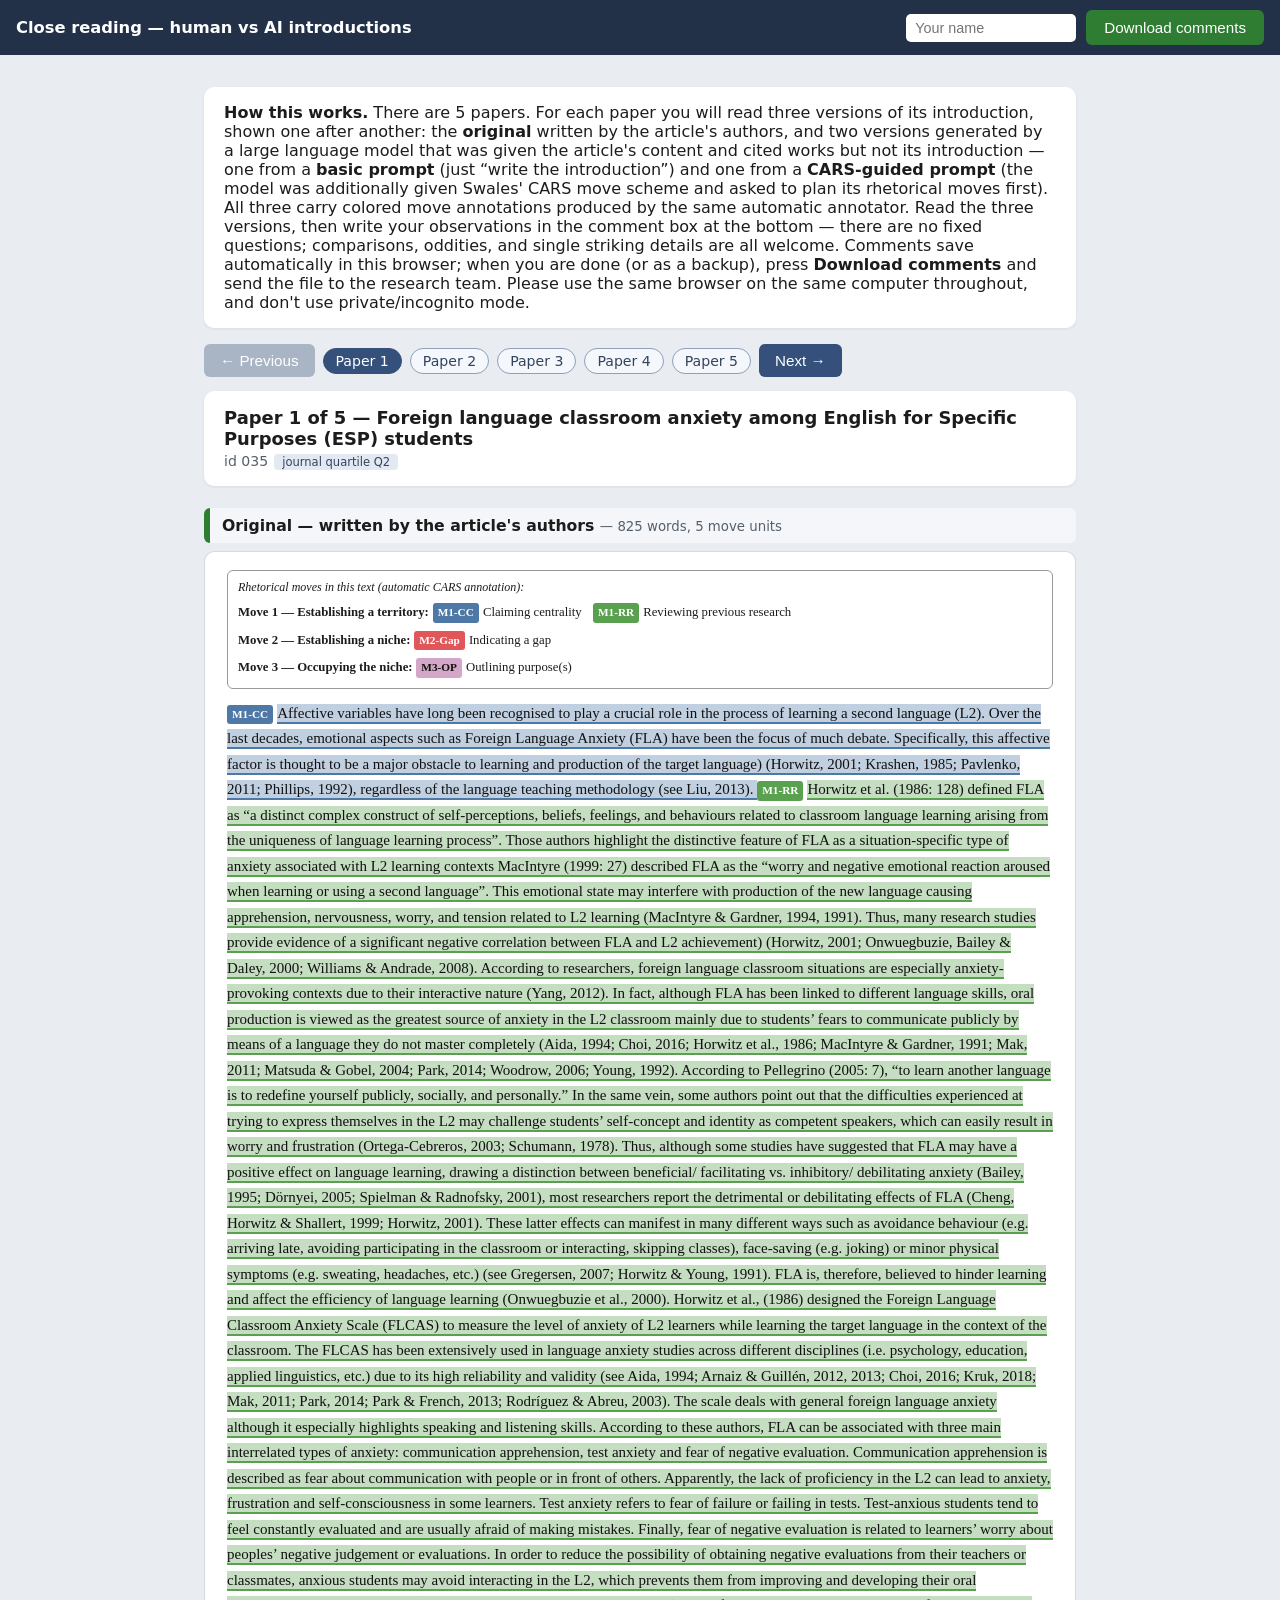
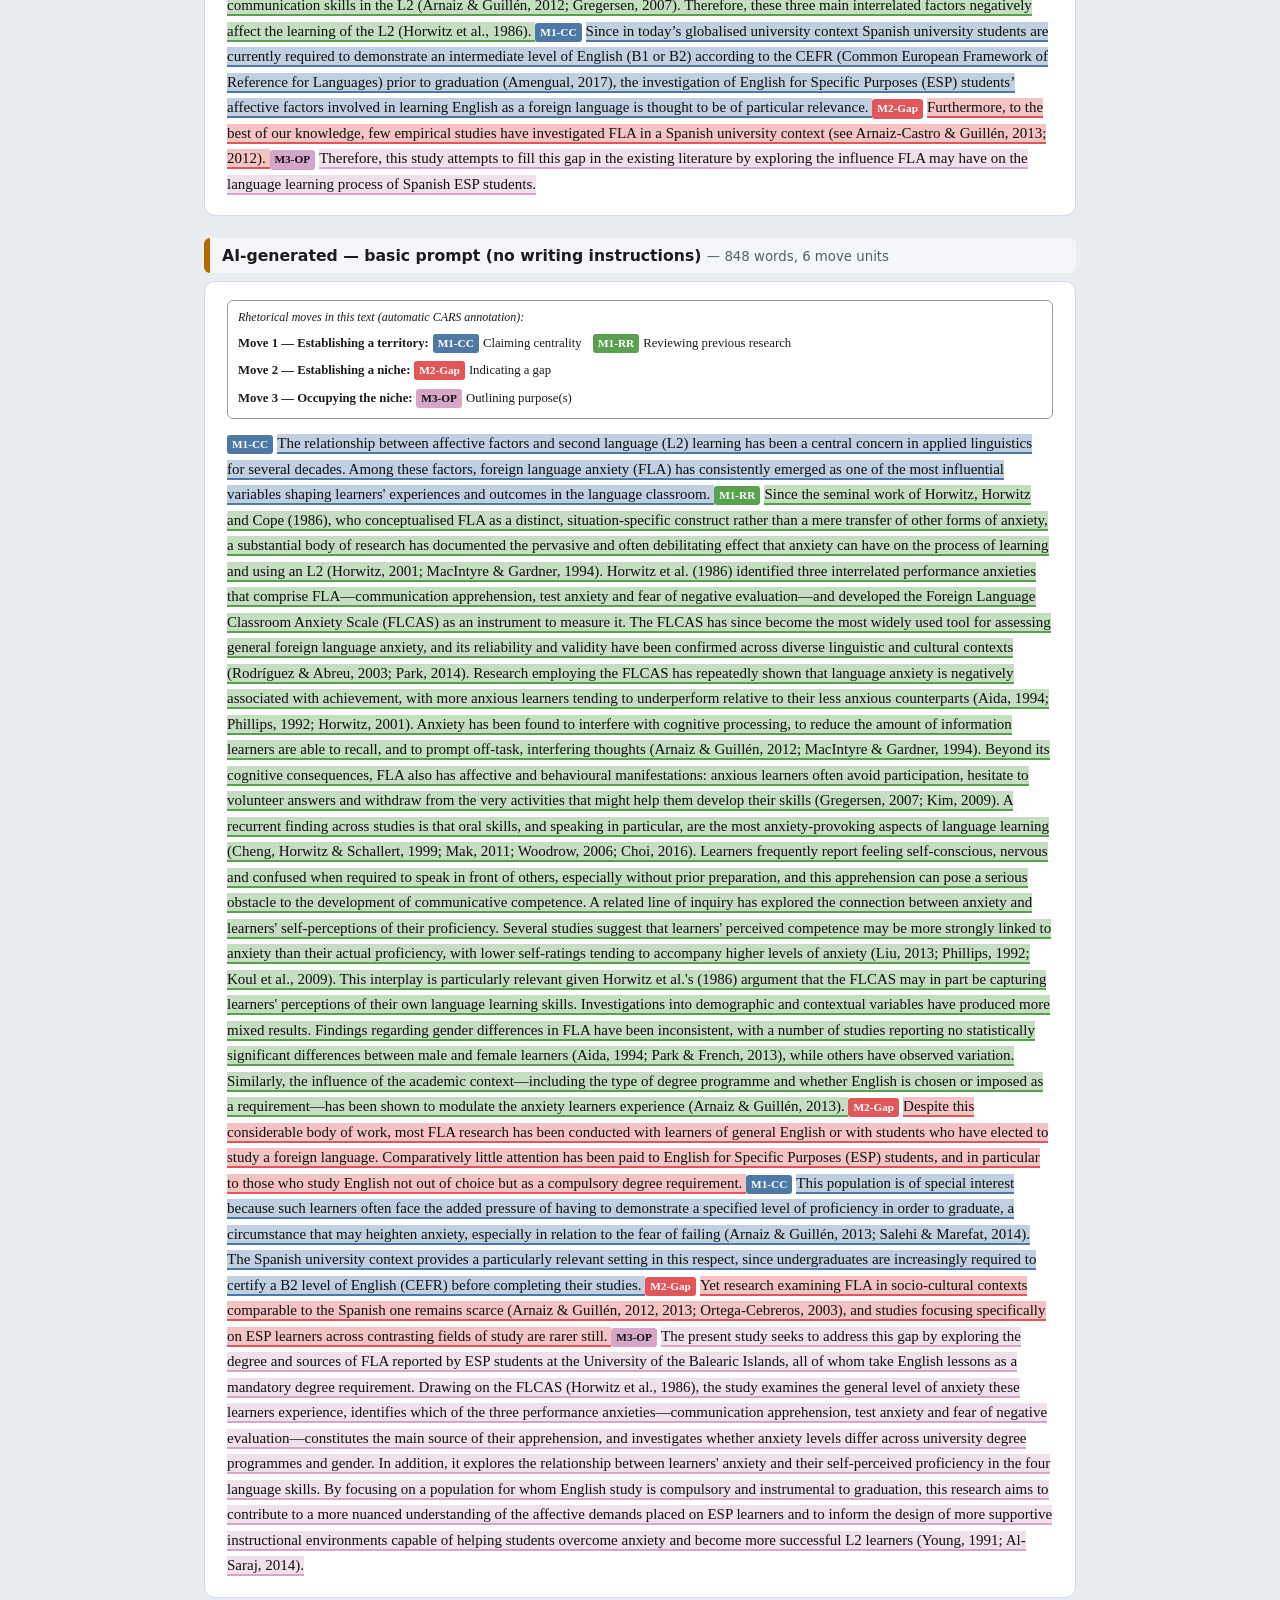
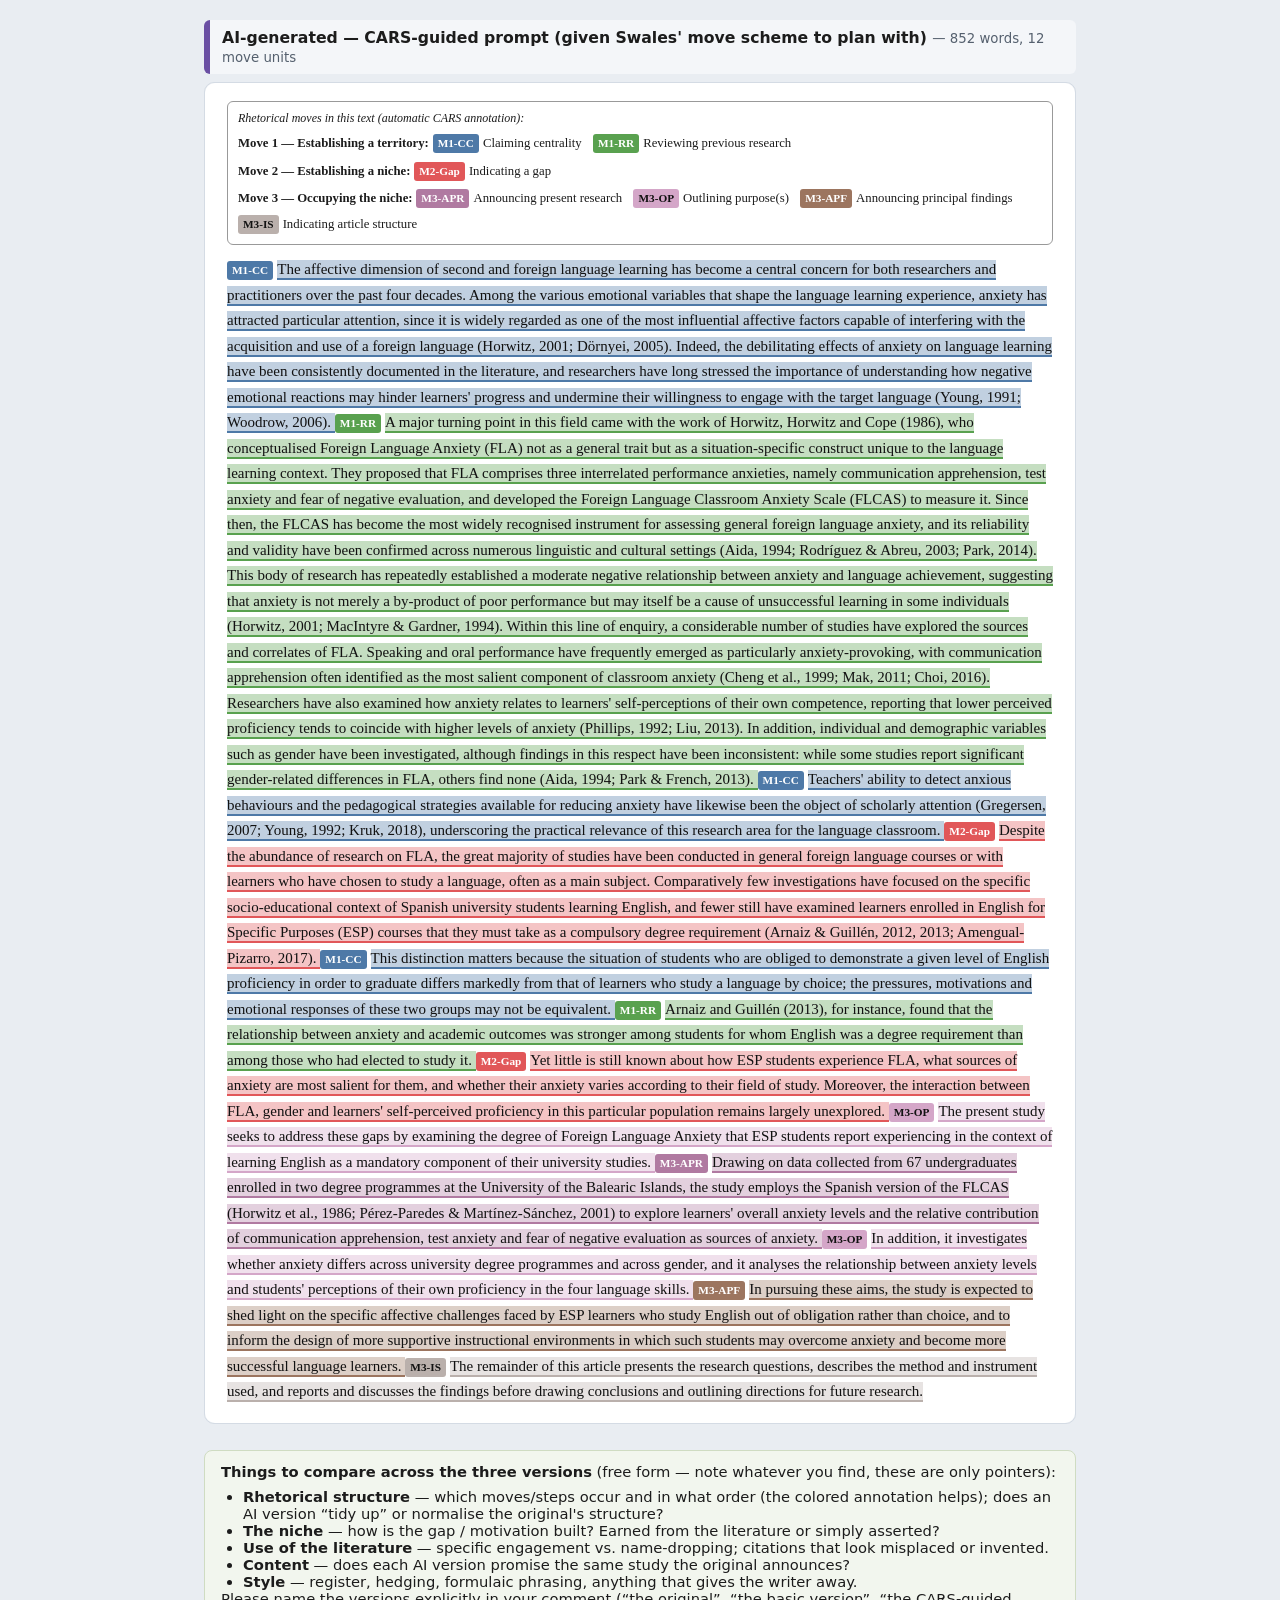
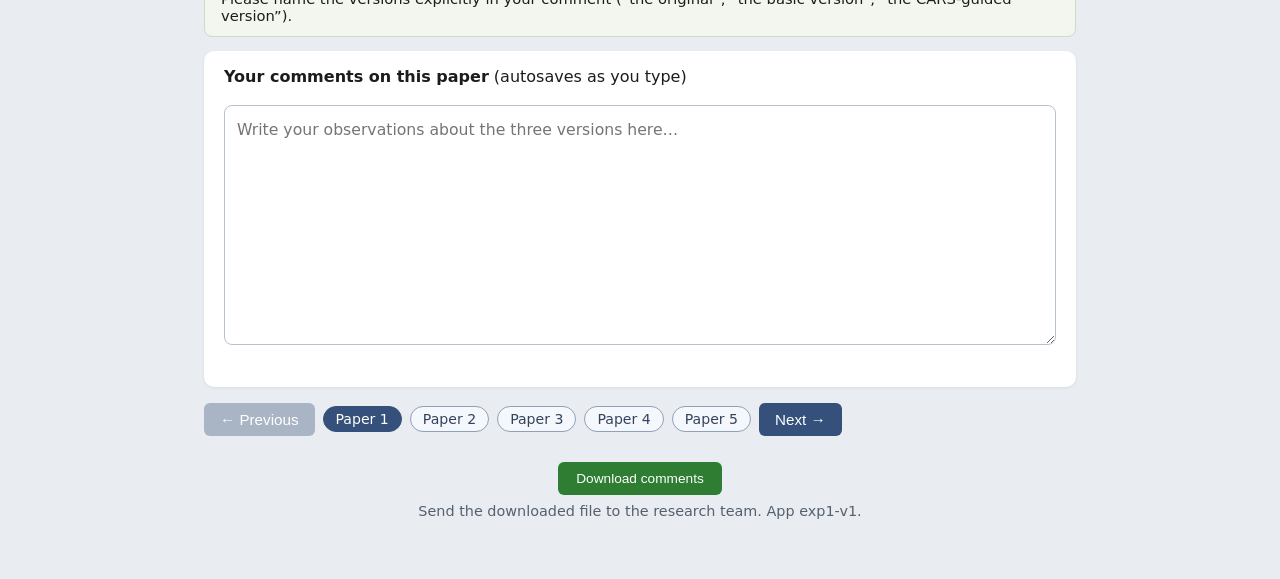
<file: qualitative_experiment/exp1_close_reading/index.html>
<!doctype html>
<html lang="en">
<head>
<meta charset="utf-8">
<meta name="viewport" content="width=device-width,initial-scale=1">
<title>Close reading — human vs AI introductions</title>
<style>
  * { box-sizing: border-box; }
  body { margin: 0; background: #e9edf2; color: #1c1c1c;
         font-family: system-ui, -apple-system, "Segoe UI", sans-serif; }
  a { color: #35507a; }
  #topbar { position: sticky; top: 0; z-index: 10; background: #223148; color: #fff;
            padding: 10px 16px; display: flex; flex-wrap: wrap; gap: 10px; align-items: center; }
  #topbar h1 { font-size: 1.02em; margin: 0; font-weight: 600; flex: 1 1 260px; }
  #annotator { border: none; border-radius: 5px; padding: 6px 9px; font-size: 0.9em; width: 170px; }
  .wrap { max-width: 900px; margin: 0 auto; padding: 18px 14px 60px; }
  .card { background: #ffffff; border-radius: 10px; padding: 16px 20px; margin: 14px 0;
          box-shadow: 0 1px 3px rgba(20,30,50,0.08); }
  .paperhead h2 { margin: 0 0 4px; font-size: 1.12em; }
  .meta { color: #55606e; font-size: 0.88em; }
  .chip { display: inline-block; background: #e3e9f2; color: #34435c; border-radius: 4px;
          padding: 1px 8px; font-size: 0.82em; margin-left: 6px; }
  .navrow { display: flex; align-items: center; gap: 8px; margin: 16px 0 4px; flex-wrap: wrap; }
  .navrow button { background: #35507a; color: #fff; border: none; border-radius: 6px;
                   padding: 8px 16px; font-size: 0.95em; cursor: pointer; }
  .navrow button:disabled { background: #a9b4c4; cursor: default; }
  .pill { border: 1px solid #8fa0b8; background: #f4f7fb; color: #34435c; border-radius: 15px;
          padding: 4px 12px; font-size: 0.88em; cursor: pointer; }
  .pill.active { background: #35507a; color: #fff; border-color: #35507a; }
  .pill.done::after { content: " \2713"; color: #2e7d32; }
  .pill.active.done::after { color: #b5e0b8; }
  .rolebanner { border-left: 6px solid; border-radius: 6px; background: #f4f6f9;
                padding: 8px 12px; margin: 22px 0 8px; font-weight: 600; font-size: 0.98em; }
  .rolemeta { font-weight: 400; color: #55606e; font-size: 0.85em; }
  .intro-wrap { font-family: Georgia, "Times New Roman", serif; font-size: 15px;
                border: 1px solid #d4dbe4; border-radius: 10px; }
  .guidance { background: #f2f6ee; border: 1px solid #cfdcc2; border-radius: 8px;
              padding: 12px 16px; font-size: 0.92em; margin-top: 26px; }
  textarea { width: 100%; min-height: 240px; border: 1px solid #b8c2cf; border-radius: 8px;
             padding: 12px; font-size: 0.98em; font-family: inherit; line-height: 1.5;
             resize: vertical; }
  textarea:focus { outline: 2px solid #35507a; }
  .savednote { color: #55606e; font-size: 0.85em; margin-top: 6px; min-height: 1.2em; }
  .dl { background: #2e7d32; color: #fff; border: none; border-radius: 6px;
        padding: 9px 18px; font-size: 0.95em; cursor: pointer; }
  .footer { text-align: center; margin-top: 26px; color: #55606e; font-size: 0.9em; }
</style>
</head>
<body>
<div id="topbar">
  <h1>Close reading — human vs AI introductions</h1>
  <input id="annotator" placeholder="Your name" title="Your name (stored in the comments file)">
  <button class="dl" onclick="downloadComments()">Download comments</button>
</div>
<div class="wrap">
  <div class="card" id="introcard">
    <b>How this works.</b> There are <span id="npapers"></span> papers. For each paper you
    will read three versions of its introduction, shown one after another: the
    <b>original</b> written by the article's authors, and two versions generated by a large
    language model that was given the article's content and cited works but not its
    introduction — one from a <b>basic prompt</b> (just &ldquo;write the introduction&rdquo;)
    and one from a <b>CARS-guided prompt</b> (the model was additionally given Swales'
    CARS move scheme and asked to plan its rhetorical moves first). All three carry
    colored move annotations produced by the same automatic annotator. Read the three
    versions, then write your observations in the comment box at the bottom — there are
    no fixed questions; comparisons, oddities, and single striking details are all
    welcome. Comments save automatically in this browser; when you are done (or as a
    backup), press <b>Download comments</b> and send the file to the research team.
    Please use the same browser on the same computer throughout, and don't use
    private/incognito mode.
  </div>
  <div class="navrow" id="nav-top"></div>
  <div id="main"></div>
  <div class="navrow" id="nav-bottom"></div>
  <div class="footer">
    <button class="dl" onclick="downloadComments()">Download comments</button>
    <div style="margin-top:8px;">Send the downloaded file to the research team.
    App exp1-v1.</div>
  </div>
</div>
<script>
const DATA = {"built": "2026-07-17", "guidance_html": "\n<b>Things to compare across the three versions<\/b> (free form — note whatever you find,\nthese are only pointers):\n<ul style=\"margin:8px 0 0 0;padding-left:22px;\">\n <li><b>Rhetorical structure<\/b> — which moves/steps occur and in what order (the colored\n     annotation helps); does an AI version &ldquo;tidy up&rdquo; or normalise the original's\n     structure?<\/li>\n <li><b>The niche<\/b> — how is the gap / motivation built? Earned from the literature or\n     simply asserted?<\/li>\n <li><b>Use of the literature<\/b> — specific engagement vs. name-dropping; citations that\n     look misplaced or invented.<\/li>\n <li><b>Content<\/b> — does each AI version promise the same study the original announces?<\/li>\n <li><b>Style<\/b> — register, hedging, formulaic phrasing, anything that gives the writer\n     away.<\/li>\n<\/ul>\nPlease name the versions explicitly in your comment (&ldquo;the original&rdquo;,\n&ldquo;the basic version&rdquo;, &ldquo;the CARS-guided version&rdquo;).", "papers": [{"paper_key": "035", "title": "Foreign language classroom anxiety among English for Specific Purposes (ESP) students", "quartile": "Q2", "intros": [{"role": "original", "role_label": "Original — written by the article's authors", "color": "#2e7d32", "word_count": 825, "n_units": 5, "html": "<div style=\"background:#ffffff;color:#1c1c1c;line-height:1.7;padding:18px 22px;border-radius:10px;\"><div style=\"border:1px solid #999;border-radius:6px;padding:6px 10px;margin-bottom:12px;\"><div style=\"font-size:0.8em;margin-bottom:2px;\"><i>Rhetorical moves in this text (automatic CARS annotation):<\/i><\/div><div style=\"margin:2px 0;\"><b style=\"font-size:0.85em;\">Move 1 — Establishing a territory:<\/b> <span title=\"Move 1 — Establishing a territory: Claiming centrality\" style=\"display:inline-block;padding:0 5px;margin:0 4px 0 0;border-radius:3px;font-size:0.75em;font-weight:bold;white-space:nowrap;background:#4e79a7;color:#ffffff;\">M1-CC<\/span><span style=\"font-size:0.85em;\">Claiming centrality<\/span>&nbsp;&nbsp; <span title=\"Move 1 — Establishing a territory: Reviewing previous research\" style=\"display:inline-block;padding:0 5px;margin:0 4px 0 0;border-radius:3px;font-size:0.75em;font-weight:bold;white-space:nowrap;background:#59a14f;color:#ffffff;\">M1-RR<\/span><span style=\"font-size:0.85em;\">Reviewing previous research<\/span>&nbsp;&nbsp; <\/div><div style=\"margin:2px 0;\"><b style=\"font-size:0.85em;\">Move 2 — Establishing a niche:<\/b> <span title=\"Move 2 — Establishing a niche: Indicating a gap\" style=\"display:inline-block;padding:0 5px;margin:0 4px 0 0;border-radius:3px;font-size:0.75em;font-weight:bold;white-space:nowrap;background:#e15759;color:#ffffff;\">M2-Gap<\/span><span style=\"font-size:0.85em;\">Indicating a gap<\/span>&nbsp;&nbsp; <\/div><div style=\"margin:2px 0;\"><b style=\"font-size:0.85em;\">Move 3 — Occupying the niche:<\/b> <span title=\"Move 3 — Occupying the niche: Outlining purpose(s)\" style=\"display:inline-block;padding:0 5px;margin:0 4px 0 0;border-radius:3px;font-size:0.75em;font-weight:bold;white-space:nowrap;background:#d4a6c8;color:#111111;\">M3-OP<\/span><span style=\"font-size:0.85em;\">Outlining purpose(s)<\/span>&nbsp;&nbsp; <\/div><\/div><span title=\"Move 1 — Establishing a territory: Claiming centrality\" style=\"display:inline-block;padding:0 5px;margin:0 4px 0 0;border-radius:3px;font-size:0.75em;font-weight:bold;white-space:nowrap;background:#4e79a7;color:#ffffff;\">M1-CC<\/span><span title=\"Move 1 — Establishing a territory: Claiming centrality\" style=\"background:#c1d0e0;color:#111111;border-bottom:2px solid #4e79a7;padding:1px 0;\">Affective variables have long been recognised to play a crucial role in the process of learning  a second language (L2). Over the last decades, emotional aspects such as Foreign Language Anxiety (FLA) have been the focus of much debate. Specifically, this affective factor is  thought to be a major obstacle to learning and production of the target language) (Horwitz,  2001; Krashen, 1985; Pavlenko, 2011; Phillips, 1992), regardless of the language teaching  methodology (see Liu, 2013). <\/span><span title=\"Move 1 — Establishing a territory: Reviewing previous research\" style=\"display:inline-block;padding:0 5px;margin:0 4px 0 0;border-radius:3px;font-size:0.75em;font-weight:bold;white-space:nowrap;background:#59a14f;color:#ffffff;\">M1-RR<\/span><span title=\"Move 1 — Establishing a territory: Reviewing previous research\" style=\"background:#c5dec1;color:#111111;border-bottom:2px solid #59a14f;padding:1px 0;\">Horwitz et al. (1986: 128) defined FLA as “a distinct complex  construct of self-perceptions, beliefs, feelings, and behaviours related to classroom language  learning arising from the uniqueness of language learning process”. Those authors highlight  the distinctive feature of FLA as a situation-specific type of anxiety associated with L2  learning contexts  MacIntyre (1999: 27) described FLA as the “worry and negative emotional  reaction aroused when learning or using a second language”. This emotional state may  interfere with production of the new language causing apprehension, nervousness, worry, and  tension related to L2 learning (MacIntyre &amp; Gardner, 1994, 1991). Thus, many research  studies provide evidence of a significant negative correlation between FLA and L2  achievement) (Horwitz, 2001; Onwuegbuzie, Bailey &amp; Daley, 2000; Williams &amp; Andrade,  2008). According to researchers, foreign language classroom situations are especially  anxiety-provoking contexts due to their interactive nature (Yang, 2012). In fact, although  FLA has been linked to different language skills, oral production is viewed as the greatest  source of anxiety in the L2 classroom mainly due to students’ fears to communicate publicly  by means of a language they do not master completely (Aida, 1994; Choi, 2016; Horwitz et  al., 1986; MacIntyre &amp; Gardner, 1991; Mak, 2011; Matsuda &amp; Gobel, 2004; Park, 2014;  Woodrow, 2006; Young, 1992). According to Pellegrino (2005: 7), “to learn another  language is to redefine yourself publicly, socially, and personally.” In the same vein, some  authors point out that the difficulties experienced at trying to express themselves in the L2  may challenge students’ self-concept and identity as competent speakers, which can easily  result in worry and frustration (Ortega-Cebreros, 2003; Schumann, 1978).  Thus, although some studies have suggested that FLA may have a positive effect on  language learning, drawing a distinction between beneficial/ facilitating vs. inhibitory/  debilitating anxiety (Bailey, 1995; Dörnyei, 2005; Spielman &amp; Radnofsky, 2001), most  researchers report the detrimental or debilitating effects of FLA (Cheng, Horwitz &amp; Shallert,  1999; Horwitz, 2001). These latter effects can manifest in many different ways such as  avoidance behaviour (e.g. arriving late, avoiding participating in the classroom or interacting,  skipping classes), face-saving (e.g. joking) or minor physical symptoms (e.g. sweating,  headaches, etc.) (see Gregersen, 2007; Horwitz &amp; Young, 1991). FLA is, therefore, believed  to hinder learning and affect the efficiency of language learning (Onwuegbuzie et al., 2000).  Horwitz et al., (1986) designed the Foreign Language Classroom Anxiety Scale  (FLCAS) to measure the level of anxiety of L2 learners while learning the target language in  the context of the classroom. The FLCAS has been extensively used in language anxiety  studies across different disciplines (i.e. psychology, education, applied linguistics, etc.) due  to its high reliability and validity (see Aida, 1994; Arnaiz &amp; Guillén, 2012, 2013; Choi, 2016; Kruk, 2018; Mak, 2011; Park, 2014; Park &amp; French, 2013; Rodríguez &amp; Abreu, 2003). The  scale deals with general foreign language anxiety although it especially highlights speaking  and listening skills. According to these authors, FLA can be associated with three main  interrelated types of anxiety: communication apprehension, test anxiety and fear of negative  evaluation. Communication apprehension is described as fear about communication with  people or in front of others. Apparently, the lack of proficiency in the L2 can lead to anxiety,  frustration and self-consciousness in some learners. Test anxiety refers to fear of failure or  failing in tests. Test-anxious students tend to feel constantly evaluated and are usually afraid  of making mistakes. Finally, fear of negative evaluation is related to learners’ worry about  peoples’ negative judgement or evaluations. In order to reduce the possibility of obtaining  negative evaluations from their teachers or classmates, anxious students may avoid  interacting in the L2, which prevents them from improving and developing their oral  communication skills in the L2 (Arnaiz &amp; Guillén, 2012; Gregersen, 2007). Therefore, these  three main interrelated factors negatively affect the learning of the L2 (Horwitz et al., 1986).  <\/span><span title=\"Move 1 — Establishing a territory: Claiming centrality\" style=\"display:inline-block;padding:0 5px;margin:0 4px 0 0;border-radius:3px;font-size:0.75em;font-weight:bold;white-space:nowrap;background:#4e79a7;color:#ffffff;\">M1-CC<\/span><span title=\"Move 1 — Establishing a territory: Claiming centrality\" style=\"background:#c1d0e0;color:#111111;border-bottom:2px solid #4e79a7;padding:1px 0;\">Since in today’s globalised university context Spanish university students are currently  required to demonstrate an intermediate level of English (B1 or B2) according to the CEFR  (Common European Framework of Reference for Languages) prior to graduation (Amengual,  2017), the investigation of English for Specific Purposes (ESP) students’ affective factors  involved in learning English as a foreign language is thought to be of particular relevance.  <\/span><span title=\"Move 2 — Establishing a niche: Indicating a gap\" style=\"display:inline-block;padding:0 5px;margin:0 4px 0 0;border-radius:3px;font-size:0.75em;font-weight:bold;white-space:nowrap;background:#e15759;color:#ffffff;\">M2-Gap<\/span><span title=\"Move 2 — Establishing a niche: Indicating a gap\" style=\"background:#f4c4c5;color:#111111;border-bottom:2px solid #e15759;padding:1px 0;\">Furthermore, to the best of our knowledge, few empirical studies have investigated FLA in a  Spanish university context (see Arnaiz-Castro &amp; Guillén, 2013; 2012).  <\/span><span title=\"Move 3 — Occupying the niche: Outlining purpose(s)\" style=\"display:inline-block;padding:0 5px;margin:0 4px 0 0;border-radius:3px;font-size:0.75em;font-weight:bold;white-space:nowrap;background:#d4a6c8;color:#111111;\">M3-OP<\/span><span title=\"Move 3 — Occupying the niche: Outlining purpose(s)\" style=\"background:#f0e0ec;color:#111111;border-bottom:2px solid #d4a6c8;padding:1px 0;\">Therefore, this study  attempts to fill this gap in the existing literature by exploring the influence FLA may have on  the language learning process of Spanish ESP students.<\/span><\/div>"}, {"role": "basic", "role_label": "AI-generated — basic prompt (no writing instructions)", "color": "#b26a00", "word_count": 848, "n_units": 6, "html": "<div style=\"background:#ffffff;color:#1c1c1c;line-height:1.7;padding:18px 22px;border-radius:10px;\"><div style=\"border:1px solid #999;border-radius:6px;padding:6px 10px;margin-bottom:12px;\"><div style=\"font-size:0.8em;margin-bottom:2px;\"><i>Rhetorical moves in this text (automatic CARS annotation):<\/i><\/div><div style=\"margin:2px 0;\"><b style=\"font-size:0.85em;\">Move 1 — Establishing a territory:<\/b> <span title=\"Move 1 — Establishing a territory: Claiming centrality\" style=\"display:inline-block;padding:0 5px;margin:0 4px 0 0;border-radius:3px;font-size:0.75em;font-weight:bold;white-space:nowrap;background:#4e79a7;color:#ffffff;\">M1-CC<\/span><span style=\"font-size:0.85em;\">Claiming centrality<\/span>&nbsp;&nbsp; <span title=\"Move 1 — Establishing a territory: Reviewing previous research\" style=\"display:inline-block;padding:0 5px;margin:0 4px 0 0;border-radius:3px;font-size:0.75em;font-weight:bold;white-space:nowrap;background:#59a14f;color:#ffffff;\">M1-RR<\/span><span style=\"font-size:0.85em;\">Reviewing previous research<\/span>&nbsp;&nbsp; <\/div><div style=\"margin:2px 0;\"><b style=\"font-size:0.85em;\">Move 2 — Establishing a niche:<\/b> <span title=\"Move 2 — Establishing a niche: Indicating a gap\" style=\"display:inline-block;padding:0 5px;margin:0 4px 0 0;border-radius:3px;font-size:0.75em;font-weight:bold;white-space:nowrap;background:#e15759;color:#ffffff;\">M2-Gap<\/span><span style=\"font-size:0.85em;\">Indicating a gap<\/span>&nbsp;&nbsp; <\/div><div style=\"margin:2px 0;\"><b style=\"font-size:0.85em;\">Move 3 — Occupying the niche:<\/b> <span title=\"Move 3 — Occupying the niche: Outlining purpose(s)\" style=\"display:inline-block;padding:0 5px;margin:0 4px 0 0;border-radius:3px;font-size:0.75em;font-weight:bold;white-space:nowrap;background:#d4a6c8;color:#111111;\">M3-OP<\/span><span style=\"font-size:0.85em;\">Outlining purpose(s)<\/span>&nbsp;&nbsp; <\/div><\/div><span title=\"Move 1 — Establishing a territory: Claiming centrality\" style=\"display:inline-block;padding:0 5px;margin:0 4px 0 0;border-radius:3px;font-size:0.75em;font-weight:bold;white-space:nowrap;background:#4e79a7;color:#ffffff;\">M1-CC<\/span><span title=\"Move 1 — Establishing a territory: Claiming centrality\" style=\"background:#c1d0e0;color:#111111;border-bottom:2px solid #4e79a7;padding:1px 0;\">The relationship between affective factors and second language (L2) learning has been a central concern in applied linguistics for several decades. Among these factors, foreign language anxiety (FLA) has consistently emerged as one of the most influential variables shaping learners&#x27; experiences and outcomes in the language classroom. <\/span><span title=\"Move 1 — Establishing a territory: Reviewing previous research\" style=\"display:inline-block;padding:0 5px;margin:0 4px 0 0;border-radius:3px;font-size:0.75em;font-weight:bold;white-space:nowrap;background:#59a14f;color:#ffffff;\">M1-RR<\/span><span title=\"Move 1 — Establishing a territory: Reviewing previous research\" style=\"background:#c5dec1;color:#111111;border-bottom:2px solid #59a14f;padding:1px 0;\">Since the seminal work of Horwitz, Horwitz and Cope (1986), who conceptualised FLA as a distinct, situation-specific construct rather than a mere transfer of other forms of anxiety, a substantial body of research has documented the pervasive and often debilitating effect that anxiety can have on the process of learning and using an L2 (Horwitz, 2001; MacIntyre &amp; Gardner, 1994). Horwitz et al. (1986) identified three interrelated performance anxieties that comprise FLA—communication apprehension, test anxiety and fear of negative evaluation—and developed the Foreign Language Classroom Anxiety Scale (FLCAS) as an instrument to measure it. The FLCAS has since become the most widely used tool for assessing general foreign language anxiety, and its reliability and validity have been confirmed across diverse linguistic and cultural contexts (Rodríguez &amp; Abreu, 2003; Park, 2014).  Research employing the FLCAS has repeatedly shown that language anxiety is negatively associated with achievement, with more anxious learners tending to underperform relative to their less anxious counterparts (Aida, 1994; Phillips, 1992; Horwitz, 2001). Anxiety has been found to interfere with cognitive processing, to reduce the amount of information learners are able to recall, and to prompt off-task, interfering thoughts (Arnaiz &amp; Guillén, 2012; MacIntyre &amp; Gardner, 1994). Beyond its cognitive consequences, FLA also has affective and behavioural manifestations: anxious learners often avoid participation, hesitate to volunteer answers and withdraw from the very activities that might help them develop their skills (Gregersen, 2007; Kim, 2009). A recurrent finding across studies is that oral skills, and speaking in particular, are the most anxiety-provoking aspects of language learning (Cheng, Horwitz &amp; Schallert, 1999; Mak, 2011; Woodrow, 2006; Choi, 2016). Learners frequently report feeling self-conscious, nervous and confused when required to speak in front of others, especially without prior preparation, and this apprehension can pose a serious obstacle to the development of communicative competence.  A related line of inquiry has explored the connection between anxiety and learners&#x27; self-perceptions of their proficiency. Several studies suggest that learners&#x27; perceived competence may be more strongly linked to anxiety than their actual proficiency, with lower self-ratings tending to accompany higher levels of anxiety (Liu, 2013; Phillips, 1992; Koul et al., 2009). This interplay is particularly relevant given Horwitz et al.&#x27;s (1986) argument that the FLCAS may in part be capturing learners&#x27; perceptions of their own language learning skills. Investigations into demographic and contextual variables have produced more mixed results. Findings regarding gender differences in FLA have been inconsistent, with a number of studies reporting no statistically significant differences between male and female learners (Aida, 1994; Park &amp; French, 2013), while others have observed variation. Similarly, the influence of the academic context—including the type of degree programme and whether English is chosen or imposed as a requirement—has been shown to modulate the anxiety learners experience (Arnaiz &amp; Guillén, 2013).  <\/span><span title=\"Move 2 — Establishing a niche: Indicating a gap\" style=\"display:inline-block;padding:0 5px;margin:0 4px 0 0;border-radius:3px;font-size:0.75em;font-weight:bold;white-space:nowrap;background:#e15759;color:#ffffff;\">M2-Gap<\/span><span title=\"Move 2 — Establishing a niche: Indicating a gap\" style=\"background:#f4c4c5;color:#111111;border-bottom:2px solid #e15759;padding:1px 0;\">Despite this considerable body of work, most FLA research has been conducted with learners of general English or with students who have elected to study a foreign language. Comparatively little attention has been paid to English for Specific Purposes (ESP) students, and in particular to those who study English not out of choice but as a compulsory degree requirement. <\/span><span title=\"Move 1 — Establishing a territory: Claiming centrality\" style=\"display:inline-block;padding:0 5px;margin:0 4px 0 0;border-radius:3px;font-size:0.75em;font-weight:bold;white-space:nowrap;background:#4e79a7;color:#ffffff;\">M1-CC<\/span><span title=\"Move 1 — Establishing a territory: Claiming centrality\" style=\"background:#c1d0e0;color:#111111;border-bottom:2px solid #4e79a7;padding:1px 0;\">This population is of special interest because such learners often face the added pressure of having to demonstrate a specified level of proficiency in order to graduate, a circumstance that may heighten anxiety, especially in relation to the fear of failing (Arnaiz &amp; Guillén, 2013; Salehi &amp; Marefat, 2014). The Spanish university context provides a particularly relevant setting in this respect, since undergraduates are increasingly required to certify a B2 level of English (CEFR) before completing their studies. <\/span><span title=\"Move 2 — Establishing a niche: Indicating a gap\" style=\"display:inline-block;padding:0 5px;margin:0 4px 0 0;border-radius:3px;font-size:0.75em;font-weight:bold;white-space:nowrap;background:#e15759;color:#ffffff;\">M2-Gap<\/span><span title=\"Move 2 — Establishing a niche: Indicating a gap\" style=\"background:#f4c4c5;color:#111111;border-bottom:2px solid #e15759;padding:1px 0;\">Yet research examining FLA in socio-cultural contexts comparable to the Spanish one remains scarce (Arnaiz &amp; Guillén, 2012, 2013; Ortega-Cebreros, 2003), and studies focusing specifically on ESP learners across contrasting fields of study are rarer still.  <\/span><span title=\"Move 3 — Occupying the niche: Outlining purpose(s)\" style=\"display:inline-block;padding:0 5px;margin:0 4px 0 0;border-radius:3px;font-size:0.75em;font-weight:bold;white-space:nowrap;background:#d4a6c8;color:#111111;\">M3-OP<\/span><span title=\"Move 3 — Occupying the niche: Outlining purpose(s)\" style=\"background:#f0e0ec;color:#111111;border-bottom:2px solid #d4a6c8;padding:1px 0;\">The present study seeks to address this gap by exploring the degree and sources of FLA reported by ESP students at the University of the Balearic Islands, all of whom take English lessons as a mandatory degree requirement. Drawing on the FLCAS (Horwitz et al., 1986), the study examines the general level of anxiety these learners experience, identifies which of the three performance anxieties—communication apprehension, test anxiety and fear of negative evaluation—constitutes the main source of their apprehension, and investigates whether anxiety levels differ across university degree programmes and gender. In addition, it explores the relationship between learners&#x27; anxiety and their self-perceived proficiency in the four language skills. By focusing on a population for whom English study is compulsory and instrumental to graduation, this research aims to contribute to a more nuanced understanding of the affective demands placed on ESP learners and to inform the design of more supportive instructional environments capable of helping students overcome anxiety and become more successful L2 learners (Young, 1991; Al-Saraj, 2014).<\/span><\/div>"}, {"role": "cars_guided", "role_label": "AI-generated — CARS-guided prompt (given Swales' move scheme to plan with)", "color": "#6a4fa3", "word_count": 852, "n_units": 12, "html": "<div style=\"background:#ffffff;color:#1c1c1c;line-height:1.7;padding:18px 22px;border-radius:10px;\"><div style=\"border:1px solid #999;border-radius:6px;padding:6px 10px;margin-bottom:12px;\"><div style=\"font-size:0.8em;margin-bottom:2px;\"><i>Rhetorical moves in this text (automatic CARS annotation):<\/i><\/div><div style=\"margin:2px 0;\"><b style=\"font-size:0.85em;\">Move 1 — Establishing a territory:<\/b> <span title=\"Move 1 — Establishing a territory: Claiming centrality\" style=\"display:inline-block;padding:0 5px;margin:0 4px 0 0;border-radius:3px;font-size:0.75em;font-weight:bold;white-space:nowrap;background:#4e79a7;color:#ffffff;\">M1-CC<\/span><span style=\"font-size:0.85em;\">Claiming centrality<\/span>&nbsp;&nbsp; <span title=\"Move 1 — Establishing a territory: Reviewing previous research\" style=\"display:inline-block;padding:0 5px;margin:0 4px 0 0;border-radius:3px;font-size:0.75em;font-weight:bold;white-space:nowrap;background:#59a14f;color:#ffffff;\">M1-RR<\/span><span style=\"font-size:0.85em;\">Reviewing previous research<\/span>&nbsp;&nbsp; <\/div><div style=\"margin:2px 0;\"><b style=\"font-size:0.85em;\">Move 2 — Establishing a niche:<\/b> <span title=\"Move 2 — Establishing a niche: Indicating a gap\" style=\"display:inline-block;padding:0 5px;margin:0 4px 0 0;border-radius:3px;font-size:0.75em;font-weight:bold;white-space:nowrap;background:#e15759;color:#ffffff;\">M2-Gap<\/span><span style=\"font-size:0.85em;\">Indicating a gap<\/span>&nbsp;&nbsp; <\/div><div style=\"margin:2px 0;\"><b style=\"font-size:0.85em;\">Move 3 — Occupying the niche:<\/b> <span title=\"Move 3 — Occupying the niche: Announcing present research\" style=\"display:inline-block;padding:0 5px;margin:0 4px 0 0;border-radius:3px;font-size:0.75em;font-weight:bold;white-space:nowrap;background:#b07aa1;color:#ffffff;\">M3-APR<\/span><span style=\"font-size:0.85em;\">Announcing present research<\/span>&nbsp;&nbsp; <span title=\"Move 3 — Occupying the niche: Outlining purpose(s)\" style=\"display:inline-block;padding:0 5px;margin:0 4px 0 0;border-radius:3px;font-size:0.75em;font-weight:bold;white-space:nowrap;background:#d4a6c8;color:#111111;\">M3-OP<\/span><span style=\"font-size:0.85em;\">Outlining purpose(s)<\/span>&nbsp;&nbsp; <span title=\"Move 3 — Occupying the niche: Announcing principal findings\" style=\"display:inline-block;padding:0 5px;margin:0 4px 0 0;border-radius:3px;font-size:0.75em;font-weight:bold;white-space:nowrap;background:#9c755f;color:#ffffff;\">M3-APF<\/span><span style=\"font-size:0.85em;\">Announcing principal findings<\/span>&nbsp;&nbsp; <span title=\"Move 3 — Occupying the niche: Indicating article structure\" style=\"display:inline-block;padding:0 5px;margin:0 4px 0 0;border-radius:3px;font-size:0.75em;font-weight:bold;white-space:nowrap;background:#bab0ac;color:#111111;\">M3-IS<\/span><span style=\"font-size:0.85em;\">Indicating article structure<\/span>&nbsp;&nbsp; <\/div><\/div><span title=\"Move 1 — Establishing a territory: Claiming centrality\" style=\"display:inline-block;padding:0 5px;margin:0 4px 0 0;border-radius:3px;font-size:0.75em;font-weight:bold;white-space:nowrap;background:#4e79a7;color:#ffffff;\">M1-CC<\/span><span title=\"Move 1 — Establishing a territory: Claiming centrality\" style=\"background:#c1d0e0;color:#111111;border-bottom:2px solid #4e79a7;padding:1px 0;\">The affective dimension of second and foreign language learning has become a central concern for both researchers and practitioners over the past four decades. Among the various emotional variables that shape the language learning experience, anxiety has attracted particular attention, since it is widely regarded as one of the most influential affective factors capable of interfering with the acquisition and use of a foreign language (Horwitz, 2001; Dörnyei, 2005). Indeed, the debilitating effects of anxiety on language learning have been consistently documented in the literature, and researchers have long stressed the importance of understanding how negative emotional reactions may hinder learners&#x27; progress and undermine their willingness to engage with the target language (Young, 1991; Woodrow, 2006).  <\/span><span title=\"Move 1 — Establishing a territory: Reviewing previous research\" style=\"display:inline-block;padding:0 5px;margin:0 4px 0 0;border-radius:3px;font-size:0.75em;font-weight:bold;white-space:nowrap;background:#59a14f;color:#ffffff;\">M1-RR<\/span><span title=\"Move 1 — Establishing a territory: Reviewing previous research\" style=\"background:#c5dec1;color:#111111;border-bottom:2px solid #59a14f;padding:1px 0;\">A major turning point in this field came with the work of Horwitz, Horwitz and Cope (1986), who conceptualised Foreign Language Anxiety (FLA) not as a general trait but as a situation-specific construct unique to the language learning context. They proposed that FLA comprises three interrelated performance anxieties, namely communication apprehension, test anxiety and fear of negative evaluation, and developed the Foreign Language Classroom Anxiety Scale (FLCAS) to measure it. Since then, the FLCAS has become the most widely recognised instrument for assessing general foreign language anxiety, and its reliability and validity have been confirmed across numerous linguistic and cultural settings (Aida, 1994; Rodríguez &amp; Abreu, 2003; Park, 2014). This body of research has repeatedly established a moderate negative relationship between anxiety and language achievement, suggesting that anxiety is not merely a by-product of poor performance but may itself be a cause of unsuccessful learning in some individuals (Horwitz, 2001; MacIntyre &amp; Gardner, 1994).  Within this line of enquiry, a considerable number of studies have explored the sources and correlates of FLA. Speaking and oral performance have frequently emerged as particularly anxiety-provoking, with communication apprehension often identified as the most salient component of classroom anxiety (Cheng et al., 1999; Mak, 2011; Choi, 2016). Researchers have also examined how anxiety relates to learners&#x27; self-perceptions of their own competence, reporting that lower perceived proficiency tends to coincide with higher levels of anxiety (Phillips, 1992; Liu, 2013). In addition, individual and demographic variables such as gender have been investigated, although findings in this respect have been inconsistent: while some studies report significant gender-related differences in FLA, others find none (Aida, 1994; Park &amp; French, 2013). <\/span><span title=\"Move 1 — Establishing a territory: Claiming centrality\" style=\"display:inline-block;padding:0 5px;margin:0 4px 0 0;border-radius:3px;font-size:0.75em;font-weight:bold;white-space:nowrap;background:#4e79a7;color:#ffffff;\">M1-CC<\/span><span title=\"Move 1 — Establishing a territory: Claiming centrality\" style=\"background:#c1d0e0;color:#111111;border-bottom:2px solid #4e79a7;padding:1px 0;\">Teachers&#x27; ability to detect anxious behaviours and the pedagogical strategies available for reducing anxiety have likewise been the object of scholarly attention (Gregersen, 2007; Young, 1992; Kruk, 2018), underscoring the practical relevance of this research area for the language classroom.  <\/span><span title=\"Move 2 — Establishing a niche: Indicating a gap\" style=\"display:inline-block;padding:0 5px;margin:0 4px 0 0;border-radius:3px;font-size:0.75em;font-weight:bold;white-space:nowrap;background:#e15759;color:#ffffff;\">M2-Gap<\/span><span title=\"Move 2 — Establishing a niche: Indicating a gap\" style=\"background:#f4c4c5;color:#111111;border-bottom:2px solid #e15759;padding:1px 0;\">Despite the abundance of research on FLA, the great majority of studies have been conducted in general foreign language courses or with learners who have chosen to study a language, often as a main subject. Comparatively few investigations have focused on the specific socio-educational context of Spanish university students learning English, and fewer still have examined learners enrolled in English for Specific Purposes (ESP) courses that they must take as a compulsory degree requirement (Arnaiz &amp; Guillén, 2012, 2013; Amengual-Pizarro, 2017). <\/span><span title=\"Move 1 — Establishing a territory: Claiming centrality\" style=\"display:inline-block;padding:0 5px;margin:0 4px 0 0;border-radius:3px;font-size:0.75em;font-weight:bold;white-space:nowrap;background:#4e79a7;color:#ffffff;\">M1-CC<\/span><span title=\"Move 1 — Establishing a territory: Claiming centrality\" style=\"background:#c1d0e0;color:#111111;border-bottom:2px solid #4e79a7;padding:1px 0;\">This distinction matters because the situation of students who are obliged to demonstrate a given level of English proficiency in order to graduate differs markedly from that of learners who study a language by choice; the pressures, motivations and emotional responses of these two groups may not be equivalent. <\/span><span title=\"Move 1 — Establishing a territory: Reviewing previous research\" style=\"display:inline-block;padding:0 5px;margin:0 4px 0 0;border-radius:3px;font-size:0.75em;font-weight:bold;white-space:nowrap;background:#59a14f;color:#ffffff;\">M1-RR<\/span><span title=\"Move 1 — Establishing a territory: Reviewing previous research\" style=\"background:#c5dec1;color:#111111;border-bottom:2px solid #59a14f;padding:1px 0;\">Arnaiz and Guillén (2013), for instance, found that the relationship between anxiety and academic outcomes was stronger among students for whom English was a degree requirement than among those who had elected to study it. <\/span><span title=\"Move 2 — Establishing a niche: Indicating a gap\" style=\"display:inline-block;padding:0 5px;margin:0 4px 0 0;border-radius:3px;font-size:0.75em;font-weight:bold;white-space:nowrap;background:#e15759;color:#ffffff;\">M2-Gap<\/span><span title=\"Move 2 — Establishing a niche: Indicating a gap\" style=\"background:#f4c4c5;color:#111111;border-bottom:2px solid #e15759;padding:1px 0;\">Yet little is still known about how ESP students experience FLA, what sources of anxiety are most salient for them, and whether their anxiety varies according to their field of study. Moreover, the interaction between FLA, gender and learners&#x27; self-perceived proficiency in this particular population remains largely unexplored.  <\/span><span title=\"Move 3 — Occupying the niche: Outlining purpose(s)\" style=\"display:inline-block;padding:0 5px;margin:0 4px 0 0;border-radius:3px;font-size:0.75em;font-weight:bold;white-space:nowrap;background:#d4a6c8;color:#111111;\">M3-OP<\/span><span title=\"Move 3 — Occupying the niche: Outlining purpose(s)\" style=\"background:#f0e0ec;color:#111111;border-bottom:2px solid #d4a6c8;padding:1px 0;\">The present study seeks to address these gaps by examining the degree of Foreign Language Anxiety that ESP students report experiencing in the context of learning English as a mandatory component of their university studies. <\/span><span title=\"Move 3 — Occupying the niche: Announcing present research\" style=\"display:inline-block;padding:0 5px;margin:0 4px 0 0;border-radius:3px;font-size:0.75em;font-weight:bold;white-space:nowrap;background:#b07aa1;color:#ffffff;\">M3-APR<\/span><span title=\"Move 3 — Occupying the niche: Announcing present research\" style=\"background:#e3d0de;color:#111111;border-bottom:2px solid #b07aa1;padding:1px 0;\">Drawing on data collected from 67 undergraduates enrolled in two degree programmes at the University of the Balearic Islands, the study employs the Spanish version of the FLCAS (Horwitz et al., 1986; Pérez-Paredes &amp; Martínez-Sánchez, 2001) to explore learners&#x27; overall anxiety levels and the relative contribution of communication apprehension, test anxiety and fear of negative evaluation as sources of anxiety. <\/span><span title=\"Move 3 — Occupying the niche: Outlining purpose(s)\" style=\"display:inline-block;padding:0 5px;margin:0 4px 0 0;border-radius:3px;font-size:0.75em;font-weight:bold;white-space:nowrap;background:#d4a6c8;color:#111111;\">M3-OP<\/span><span title=\"Move 3 — Occupying the niche: Outlining purpose(s)\" style=\"background:#f0e0ec;color:#111111;border-bottom:2px solid #d4a6c8;padding:1px 0;\">In addition, it investigates whether anxiety differs across university degree programmes and across gender, and it analyses the relationship between anxiety levels and students&#x27; perceptions of their own proficiency in the four language skills. <\/span><span title=\"Move 3 — Occupying the niche: Announcing principal findings\" style=\"display:inline-block;padding:0 5px;margin:0 4px 0 0;border-radius:3px;font-size:0.75em;font-weight:bold;white-space:nowrap;background:#9c755f;color:#ffffff;\">M3-APF<\/span><span title=\"Move 3 — Occupying the niche: Announcing principal findings\" style=\"background:#dccfc7;color:#111111;border-bottom:2px solid #9c755f;padding:1px 0;\">In pursuing these aims, the study is expected to shed light on the specific affective challenges faced by ESP learners who study English out of obligation rather than choice, and to inform the design of more supportive instructional environments in which such students may overcome anxiety and become more successful language learners. <\/span><span title=\"Move 3 — Occupying the niche: Indicating article structure\" style=\"display:inline-block;padding:0 5px;margin:0 4px 0 0;border-radius:3px;font-size:0.75em;font-weight:bold;white-space:nowrap;background:#bab0ac;color:#111111;\">M3-IS<\/span><span title=\"Move 3 — Occupying the niche: Indicating article structure\" style=\"background:#e7e3e2;color:#111111;border-bottom:2px solid #bab0ac;padding:1px 0;\">The remainder of this article presents the research questions, describes the method and instrument used, and reports and discusses the findings before drawing conclusions and outlining directions for future research.<\/span><\/div>"}]}, {"paper_key": "072", "title": "The perspectives of parents in relation to the concepts of the quality of pre-school education. Analysis of research discourse", "quartile": "Q3", "intros": [{"role": "original", "role_label": "Original — written by the article's authors", "color": "#2e7d32", "word_count": 488, "n_units": 7, "html": "<div style=\"background:#ffffff;color:#1c1c1c;line-height:1.7;padding:18px 22px;border-radius:10px;\"><div style=\"border:1px solid #999;border-radius:6px;padding:6px 10px;margin-bottom:12px;\"><div style=\"font-size:0.8em;margin-bottom:2px;\"><i>Rhetorical moves in this text (automatic CARS annotation):<\/i><\/div><div style=\"margin:2px 0;\"><b style=\"font-size:0.85em;\">Move 1 — Establishing a territory:<\/b> <span title=\"Move 1 — Establishing a territory: Claiming centrality\" style=\"display:inline-block;padding:0 5px;margin:0 4px 0 0;border-radius:3px;font-size:0.75em;font-weight:bold;white-space:nowrap;background:#4e79a7;color:#ffffff;\">M1-CC<\/span><span style=\"font-size:0.85em;\">Claiming centrality<\/span>&nbsp;&nbsp; <\/div><div style=\"margin:2px 0;\"><b style=\"font-size:0.85em;\">Move 2 — Establishing a niche:<\/b> <span title=\"Move 2 — Establishing a niche: Indicating a gap\" style=\"display:inline-block;padding:0 5px;margin:0 4px 0 0;border-radius:3px;font-size:0.75em;font-weight:bold;white-space:nowrap;background:#e15759;color:#ffffff;\">M2-Gap<\/span><span style=\"font-size:0.85em;\">Indicating a gap<\/span>&nbsp;&nbsp; <\/div><div style=\"margin:2px 0;\"><b style=\"font-size:0.85em;\">Move 3 — Occupying the niche:<\/b> <span title=\"Move 3 — Occupying the niche: Announcing present research\" style=\"display:inline-block;padding:0 5px;margin:0 4px 0 0;border-radius:3px;font-size:0.75em;font-weight:bold;white-space:nowrap;background:#b07aa1;color:#ffffff;\">M3-APR<\/span><span style=\"font-size:0.85em;\">Announcing present research<\/span>&nbsp;&nbsp; <span title=\"Move 3 — Occupying the niche: Outlining purpose(s)\" style=\"display:inline-block;padding:0 5px;margin:0 4px 0 0;border-radius:3px;font-size:0.75em;font-weight:bold;white-space:nowrap;background:#d4a6c8;color:#111111;\">M3-OP<\/span><span style=\"font-size:0.85em;\">Outlining purpose(s)<\/span>&nbsp;&nbsp; <span title=\"Move 3 — Occupying the niche: Announcing principal findings\" style=\"display:inline-block;padding:0 5px;margin:0 4px 0 0;border-radius:3px;font-size:0.75em;font-weight:bold;white-space:nowrap;background:#9c755f;color:#ffffff;\">M3-APF<\/span><span style=\"font-size:0.85em;\">Announcing principal findings<\/span>&nbsp;&nbsp; <\/div><\/div><span title=\"Move 3 — Occupying the niche: Outlining purpose(s)\" style=\"display:inline-block;padding:0 5px;margin:0 4px 0 0;border-radius:3px;font-size:0.75em;font-weight:bold;white-space:nowrap;background:#d4a6c8;color:#111111;\">M3-OP<\/span><span title=\"Move 3 — Occupying the niche: Outlining purpose(s)\" style=\"background:#f0e0ec;color:#111111;border-bottom:2px solid #d4a6c8;padding:1px 0;\">The basis of this paper is clarification and interpretation of relations  originating at the intersection of three phenomena: quality in education, preschool education and parents of children as consumers of this education. <\/span><span title=\"Move 1 — Establishing a territory: Claiming centrality\" style=\"display:inline-block;padding:0 5px;margin:0 4px 0 0;border-radius:3px;font-size:0.75em;font-weight:bold;white-space:nowrap;background:#4e79a7;color:#ffffff;\">M1-CC<\/span><span title=\"Move 1 — Establishing a territory: Claiming centrality\" style=\"background:#c1d0e0;color:#111111;border-bottom:2px solid #4e79a7;padding:1px 0;\">We share  opinions supporting the importance of pre-school education, which have  resonated in pedagogic discourse during the last decades  The increasingly  stronger voices of all those who are involved in education of children before they start primary school are based on a growing amount of empiric evidence that  systematic institutional education of children of pre-school age is effective for both  society in its more distant perspectives and also for the further development of  each individual child.  <\/span><span title=\"Move 2 — Establishing a niche: Indicating a gap\" style=\"display:inline-block;padding:0 5px;margin:0 4px 0 0;border-radius:3px;font-size:0.75em;font-weight:bold;white-space:nowrap;background:#e15759;color:#ffffff;\">M2-Gap<\/span><span title=\"Move 2 — Establishing a niche: Indicating a gap\" style=\"background:#f4c4c5;color:#111111;border-bottom:2px solid #e15759;padding:1px 0;\">The parents of the children always appear in context  concerning any analyses in relation to pre-school education, but they are only  minimally considered important actors on a declarative level. Oft-repeated statements of the high rate of return on pre-school education do  not always contain the adjective “high-quality”.  <\/span><span title=\"Move 1 — Establishing a territory: Claiming centrality\" style=\"display:inline-block;padding:0 5px;margin:0 4px 0 0;border-radius:3px;font-size:0.75em;font-weight:bold;white-space:nowrap;background:#4e79a7;color:#ffffff;\">M1-CC<\/span><span title=\"Move 1 — Establishing a territory: Claiming centrality\" style=\"background:#c1d0e0;color:#111111;border-bottom:2px solid #4e79a7;padding:1px 0;\">We consider it important to  mention that the benefits of pre-school education must be clearly linked to its  quality, which means clarification of this concept and its overlap into practice.  <\/span><span title=\"Move 3 — Occupying the niche: Outlining purpose(s)\" style=\"display:inline-block;padding:0 5px;margin:0 4px 0 0;border-radius:3px;font-size:0.75em;font-weight:bold;white-space:nowrap;background:#d4a6c8;color:#111111;\">M3-OP<\/span><span title=\"Move 3 — Occupying the niche: Outlining purpose(s)\" style=\"background:#f0e0ec;color:#111111;border-bottom:2px solid #d4a6c8;padding:1px 0;\">Regardless of whether we mean a high-quality educational system, quality in preschool education, high-quality pre-school education, a high-quality nursery school  or other pre-school facility  The objective of this paper is to seek answers to the  question of what status the perspectives of parents have in these concepts on the  background of a discussion of the concepts of quality of pre-school education.  <\/span><span title=\"Move 3 — Occupying the niche: Announcing present research\" style=\"display:inline-block;padding:0 5px;margin:0 4px 0 0;border-radius:3px;font-size:0.75em;font-weight:bold;white-space:nowrap;background:#b07aa1;color:#ffffff;\">M3-APR<\/span><span title=\"Move 3 — Occupying the niche: Announcing present research\" style=\"background:#e3d0de;color:#111111;border-bottom:2px solid #b07aa1;padding:1px 0;\">For this, we utilise the synergy originating from a combination of analysis of  existing discourse about the quality of pre-school education and the parents’ position in this and subsequent synthesis resulting in conclusions about how this  parental voice can be defined. Within the terms of analysis, we therefore reveal the  interpretation of quality in pre-school education, and we endeavour to reflect  various properties of phenomena and elements, which represent it. This  particularly includes parent culture (parent cultures are perceived here in the  broader context as the life styles of parents with children of pre-school age, which  includes their convictions, attitude, shared values, preferences and the nature of  the family’s social-cultural background, which they create. We also interpret it as  a structure of values in which they move, which they utilise and mediate to their  children). We do not consider synthesis here to be simple assembly of partial  elements into a whole, this is an operation based on revealing new relations and  rules in regard to the issue in question.  <\/span><span title=\"Move 3 — Occupying the niche: Announcing principal findings\" style=\"display:inline-block;padding:0 5px;margin:0 4px 0 0;border-radius:3px;font-size:0.75em;font-weight:bold;white-space:nowrap;background:#9c755f;color:#ffffff;\">M3-APF<\/span><span title=\"Move 3 — Occupying the niche: Announcing principal findings\" style=\"background:#dccfc7;color:#111111;border-bottom:2px solid #9c755f;padding:1px 0;\">Combination of the outputs of this  analytical approach leads to the conclusion that the voice and status of parents is  strong, but is only utilised to a limited degree in the reality of education when  evaluating quality. The final synthesis should form a basis for correct decisions, of  which one could also more or less purposefully focus on the perspectives of  parents and their children in relation to the actual quality of education.<\/span><\/div>"}, {"role": "basic", "role_label": "AI-generated — basic prompt (no writing instructions)", "color": "#b26a00", "word_count": 526, "n_units": 8, "html": "<div style=\"background:#ffffff;color:#1c1c1c;line-height:1.7;padding:18px 22px;border-radius:10px;\"><div style=\"border:1px solid #999;border-radius:6px;padding:6px 10px;margin-bottom:12px;\"><div style=\"font-size:0.8em;margin-bottom:2px;\"><i>Rhetorical moves in this text (automatic CARS annotation):<\/i><\/div><div style=\"margin:2px 0;\"><b style=\"font-size:0.85em;\">Move 1 — Establishing a territory:<\/b> <span title=\"Move 1 — Establishing a territory: Claiming centrality\" style=\"display:inline-block;padding:0 5px;margin:0 4px 0 0;border-radius:3px;font-size:0.75em;font-weight:bold;white-space:nowrap;background:#4e79a7;color:#ffffff;\">M1-CC<\/span><span style=\"font-size:0.85em;\">Claiming centrality<\/span>&nbsp;&nbsp; <span title=\"Move 1 — Establishing a territory: Reviewing previous research\" style=\"display:inline-block;padding:0 5px;margin:0 4px 0 0;border-radius:3px;font-size:0.75em;font-weight:bold;white-space:nowrap;background:#59a14f;color:#ffffff;\">M1-RR<\/span><span style=\"font-size:0.85em;\">Reviewing previous research<\/span>&nbsp;&nbsp; <\/div><div style=\"margin:2px 0;\"><b style=\"font-size:0.85em;\">Move 2 — Establishing a niche:<\/b> <span title=\"Move 2 — Establishing a niche: Indicating a gap\" style=\"display:inline-block;padding:0 5px;margin:0 4px 0 0;border-radius:3px;font-size:0.75em;font-weight:bold;white-space:nowrap;background:#e15759;color:#ffffff;\">M2-Gap<\/span><span style=\"font-size:0.85em;\">Indicating a gap<\/span>&nbsp;&nbsp; <span title=\"Move 2 — Establishing a niche: Question-raising\" style=\"display:inline-block;padding:0 5px;margin:0 4px 0 0;border-radius:3px;font-size:0.75em;font-weight:bold;white-space:nowrap;background:#ff9da7;color:#111111;\">M2-QR<\/span><span style=\"font-size:0.85em;\">Question-raising<\/span>&nbsp;&nbsp; <\/div><div style=\"margin:2px 0;\"><b style=\"font-size:0.85em;\">Move 3 — Occupying the niche:<\/b> <span title=\"Move 3 — Occupying the niche: Outlining purpose(s)\" style=\"display:inline-block;padding:0 5px;margin:0 4px 0 0;border-radius:3px;font-size:0.75em;font-weight:bold;white-space:nowrap;background:#d4a6c8;color:#111111;\">M3-OP<\/span><span style=\"font-size:0.85em;\">Outlining purpose(s)<\/span>&nbsp;&nbsp; <span title=\"Move 3 — Occupying the niche: Indicating article structure\" style=\"display:inline-block;padding:0 5px;margin:0 4px 0 0;border-radius:3px;font-size:0.75em;font-weight:bold;white-space:nowrap;background:#bab0ac;color:#111111;\">M3-IS<\/span><span style=\"font-size:0.85em;\">Indicating article structure<\/span>&nbsp;&nbsp; <\/div><\/div><span title=\"Move 1 — Establishing a territory: Claiming centrality\" style=\"display:inline-block;padding:0 5px;margin:0 4px 0 0;border-radius:3px;font-size:0.75em;font-weight:bold;white-space:nowrap;background:#4e79a7;color:#ffffff;\">M1-CC<\/span><span title=\"Move 1 — Establishing a territory: Claiming centrality\" style=\"background:#c1d0e0;color:#111111;border-bottom:2px solid #4e79a7;padding:1px 0;\">Pre-school education is increasingly recognised as a foundational phase of lifelong learning, offering children their first sustained encounter with peers and non-familial adults, and shaping developmental trajectories in ways that resonate far beyond early childhood (OECD, 2019; Herschkowitz et al., 2002). This early period, coinciding with accelerated brain development, is regarded as both formative and critical, and its influence on the child&#x27;s later educational career and overall wellbeing is closely tied to the quality of the care and education provided (Ugaste et al., 2013). Economists have argued persuasively that investment in high-quality early education yields among the highest rates of return across the entire continuum of lifelong learning, particularly for children from disadvantaged environments, and that such investment supports both social equity and economic growth (Heckman, 2011, 2013; European Union Commission, 2006; Ball, 1994). Yet, as numerous authors caution, the positive effects of pre-school education are not automatic; they are contingent upon quality, and the pre-school sector remains one of the least understood, most fragmented and least uniformly regulated segments of education (OECD, 2019; Janta et al., 2016; Melhuish et al., 2015; Slot, 2017).  This makes the concept of quality itself a central and yet notoriously elusive object of study. <\/span><span title=\"Move 2 — Establishing a niche: Question-raising\" style=\"display:inline-block;padding:0 5px;margin:0 4px 0 0;border-radius:3px;font-size:0.75em;font-weight:bold;white-space:nowrap;background:#ff9da7;color:#111111;\">M2-QR<\/span><span title=\"Move 2 — Establishing a niche: Question-raising\" style=\"background:#ffdde0;color:#111111;border-bottom:2px solid #ff9da7;padding:1px 0;\">Discussions of educational quality are frequently confused by a lack of shared understanding of what the term actually means (Tawil et al., 2014). <\/span><span title=\"Move 1 — Establishing a territory: Reviewing previous research\" style=\"display:inline-block;padding:0 5px;margin:0 4px 0 0;border-radius:3px;font-size:0.75em;font-weight:bold;white-space:nowrap;background:#59a14f;color:#ffffff;\">M1-RR<\/span><span title=\"Move 1 — Establishing a territory: Reviewing previous research\" style=\"background:#c5dec1;color:#111111;border-bottom:2px solid #59a14f;padding:1px 0;\">Rather than a single definition, the literature offers a diverse and value-laden conceptualisation: quality is understood as multi-dimensional, relative, dynamic and context-dependent, perceived differently by the various parties involved—students, parents, teachers, employers and inspectors (Dahlberg &amp; Moss, 2007; Průcha, Walterová, &amp; Mareš, 2009). Interpretations range across structural and process dimensions (Slot, 2017; Litjens &amp; Taguma, 2010; Janta et al., 2016), across objective and subjective standpoints (Parrila, 2002), and across the multiple perspectives that Katz (1999) identified for evaluating programme quality. <\/span><span title=\"Move 2 — Establishing a niche: Indicating a gap\" style=\"display:inline-block;padding:0 5px;margin:0 4px 0 0;border-radius:3px;font-size:0.75em;font-weight:bold;white-space:nowrap;background:#e15759;color:#ffffff;\">M2-Gap<\/span><span title=\"Move 2 — Establishing a niche: Indicating a gap\" style=\"background:#f4c4c5;color:#111111;border-bottom:2px solid #e15759;padding:1px 0;\">Crucially, research has tended to privilege the &#x27;top-down&#x27; perspective of experts, while the perspectives of children, families and communities remain comparatively neglected (Rentzou, 2011; Rentzou &amp; Sakellariou, 2013).  Among these under-examined standpoints, the position of parents is particularly striking. <\/span><span title=\"Move 1 — Establishing a territory: Reviewing previous research\" style=\"display:inline-block;padding:0 5px;margin:0 4px 0 0;border-radius:3px;font-size:0.75em;font-weight:bold;white-space:nowrap;background:#59a14f;color:#ffffff;\">M1-RR<\/span><span title=\"Move 1 — Establishing a territory: Reviewing previous research\" style=\"background:#c5dec1;color:#111111;border-bottom:2px solid #59a14f;padding:1px 0;\">Parents occupy a strong and multifaceted role in pre-school education: they select institutions, articulate expectations, participate in daily processes, and contribute to the very dimensions through which quality is constructed (Rabušicová et al., 2004; Glenn-Applegate et al., 2016; Sevinc, 2006). Their evaluations, however, are often shaped by subjective needs, cultural values and socio-economic circumstances, and consequently tend to differ in semantics from the assessments of experts (Malovic et al., 2017; Brodin et al., 2015; Bayrak &amp; Koksal, 2017). <\/span><span title=\"Move 2 — Establishing a niche: Question-raising\" style=\"display:inline-block;padding:0 5px;margin:0 4px 0 0;border-radius:3px;font-size:0.75em;font-weight:bold;white-space:nowrap;background:#ff9da7;color:#111111;\">M2-QR<\/span><span title=\"Move 2 — Establishing a niche: Question-raising\" style=\"background:#ffdde0;color:#111111;border-bottom:2px solid #ff9da7;padding:1px 0;\">This tension raises a question that has received insufficient theoretical attention: how, if at all, should the parental perspective be incorporated into the conceptualisation and definition of quality in pre-school education?  <\/span><span title=\"Move 3 — Occupying the niche: Outlining purpose(s)\" style=\"display:inline-block;padding:0 5px;margin:0 4px 0 0;border-radius:3px;font-size:0.75em;font-weight:bold;white-space:nowrap;background:#d4a6c8;color:#111111;\">M3-OP<\/span><span title=\"Move 3 — Occupying the niche: Outlining purpose(s)\" style=\"background:#f0e0ec;color:#111111;border-bottom:2px solid #d4a6c8;padding:1px 0;\">The present theoretical study addresses this question through an analysis of research discourse drawn largely from the past two decades. <\/span><span title=\"Move 3 — Occupying the niche: Indicating article structure\" style=\"display:inline-block;padding:0 5px;margin:0 4px 0 0;border-radius:3px;font-size:0.75em;font-weight:bold;white-space:nowrap;background:#bab0ac;color:#111111;\">M3-IS<\/span><span title=\"Move 3 — Occupying the niche: Indicating article structure\" style=\"background:#e7e3e2;color:#111111;border-bottom:2px solid #bab0ac;padding:1px 0;\">It proceeds in three stages: first, examining the importance and benefits of systematic pre-school education for the child and for society; second, clarifying the concept of quality and its interpretation in education; and third, elaborating the interesting yet undervalued position of parents in relation to how the quality of pre-school education is defined and evaluated.<\/span><\/div>"}, {"role": "cars_guided", "role_label": "AI-generated — CARS-guided prompt (given Swales' move scheme to plan with)", "color": "#6a4fa3", "word_count": 521, "n_units": 9, "html": "<div style=\"background:#ffffff;color:#1c1c1c;line-height:1.7;padding:18px 22px;border-radius:10px;\"><div style=\"border:1px solid #999;border-radius:6px;padding:6px 10px;margin-bottom:12px;\"><div style=\"font-size:0.8em;margin-bottom:2px;\"><i>Rhetorical moves in this text (automatic CARS annotation):<\/i><\/div><div style=\"margin:2px 0;\"><b style=\"font-size:0.85em;\">Move 1 — Establishing a territory:<\/b> <span title=\"Move 1 — Establishing a territory: Claiming centrality\" style=\"display:inline-block;padding:0 5px;margin:0 4px 0 0;border-radius:3px;font-size:0.75em;font-weight:bold;white-space:nowrap;background:#4e79a7;color:#ffffff;\">M1-CC<\/span><span style=\"font-size:0.85em;\">Claiming centrality<\/span>&nbsp;&nbsp; <span title=\"Move 1 — Establishing a territory: Reviewing previous research\" style=\"display:inline-block;padding:0 5px;margin:0 4px 0 0;border-radius:3px;font-size:0.75em;font-weight:bold;white-space:nowrap;background:#59a14f;color:#ffffff;\">M1-RR<\/span><span style=\"font-size:0.85em;\">Reviewing previous research<\/span>&nbsp;&nbsp; <\/div><div style=\"margin:2px 0;\"><b style=\"font-size:0.85em;\">Move 2 — Establishing a niche:<\/b> <span title=\"Move 2 — Establishing a niche: Indicating a gap\" style=\"display:inline-block;padding:0 5px;margin:0 4px 0 0;border-radius:3px;font-size:0.75em;font-weight:bold;white-space:nowrap;background:#e15759;color:#ffffff;\">M2-Gap<\/span><span style=\"font-size:0.85em;\">Indicating a gap<\/span>&nbsp;&nbsp; <span title=\"Move 2 — Establishing a niche: Question-raising\" style=\"display:inline-block;padding:0 5px;margin:0 4px 0 0;border-radius:3px;font-size:0.75em;font-weight:bold;white-space:nowrap;background:#ff9da7;color:#111111;\">M2-QR<\/span><span style=\"font-size:0.85em;\">Question-raising<\/span>&nbsp;&nbsp; <\/div><div style=\"margin:2px 0;\"><b style=\"font-size:0.85em;\">Move 3 — Occupying the niche:<\/b> <span title=\"Move 3 — Occupying the niche: Outlining purpose(s)\" style=\"display:inline-block;padding:0 5px;margin:0 4px 0 0;border-radius:3px;font-size:0.75em;font-weight:bold;white-space:nowrap;background:#d4a6c8;color:#111111;\">M3-OP<\/span><span style=\"font-size:0.85em;\">Outlining purpose(s)<\/span>&nbsp;&nbsp; <span title=\"Move 3 — Occupying the niche: Indicating article structure\" style=\"display:inline-block;padding:0 5px;margin:0 4px 0 0;border-radius:3px;font-size:0.75em;font-weight:bold;white-space:nowrap;background:#bab0ac;color:#111111;\">M3-IS<\/span><span style=\"font-size:0.85em;\">Indicating article structure<\/span>&nbsp;&nbsp; <\/div><\/div><span title=\"Move 1 — Establishing a territory: Claiming centrality\" style=\"display:inline-block;padding:0 5px;margin:0 4px 0 0;border-radius:3px;font-size:0.75em;font-weight:bold;white-space:nowrap;background:#4e79a7;color:#ffffff;\">M1-CC<\/span><span title=\"Move 1 — Establishing a territory: Claiming centrality\" style=\"background:#c1d0e0;color:#111111;border-bottom:2px solid #4e79a7;padding:1px 0;\">Pre-school education represents the first systematic educational experience for many children and is widely regarded as a critical phase for overall development and lifelong learning. There is growing consensus that high-quality early education gives children a strong start on their educational path, while the economic literature stresses that investment into early childhood yields the highest rate of return across the entire continuum of lifelong education (Heckman, 2013; European Commission, 2006). Good pre-school education is argued to bring immediate and lasting social and educational advantages, particularly for children from disadvantaged environments (Ball, 1994), and numerous studies confirm the benefits of high-quality provision for children&#x27;s further learning (Kaiser &amp; Bauer, 2017; Gordon et al., 2015; Melhuish et al., 2015). Crucially, however, these positive effects are repeatedly shown to be conditional on quality itself (Janta et al., 2016; Slot, 2017; Sylva et al., 2014), which makes the conceptualisation of quality a matter of central importance for the whole of society.  <\/span><span title=\"Move 2 — Establishing a niche: Question-raising\" style=\"display:inline-block;padding:0 5px;margin:0 4px 0 0;border-radius:3px;font-size:0.75em;font-weight:bold;white-space:nowrap;background:#ff9da7;color:#111111;\">M2-QR<\/span><span title=\"Move 2 — Establishing a niche: Question-raising\" style=\"background:#ffdde0;color:#111111;border-bottom:2px solid #ff9da7;padding:1px 0;\">Yet the term quality remains notoriously difficult to grasp. Discussions are often confusing because there is no common understanding of what quality actually means (Tawil et al., 2014); rather, there exists a diverse and value-laden conceptualisation resting on different assumptions. <\/span><span title=\"Move 1 — Establishing a territory: Reviewing previous research\" style=\"display:inline-block;padding:0 5px;margin:0 4px 0 0;border-radius:3px;font-size:0.75em;font-weight:bold;white-space:nowrap;background:#59a14f;color:#ffffff;\">M1-RR<\/span><span title=\"Move 1 — Establishing a territory: Reviewing previous research\" style=\"background:#c5dec1;color:#111111;border-bottom:2px solid #59a14f;padding:1px 0;\">Quality has been described through the interplay of structure and process (Slot, 2017; Litjens &amp; Taguma, 2010), as a multi-dimensional construct (Iruka &amp; Forry, 2018; Pianta et al., 2002), and as a subjective, relative and dynamic concept that must be viewed from various perspectives (Dahlberg &amp; Moss, 2007; Moss, 2016; Alasuutari, 2014). Research findings on which structural and process characteristics are decisive remain inconsistent (Pianta et al., 2005; Anders, 2015), reinforcing the view that quality is neither natural nor neutral but is constructed by those who define it.  <\/span><span title=\"Move 2 — Establishing a niche: Indicating a gap\" style=\"display:inline-block;padding:0 5px;margin:0 4px 0 0;border-radius:3px;font-size:0.75em;font-weight:bold;white-space:nowrap;background:#e15759;color:#ffffff;\">M2-Gap<\/span><span title=\"Move 2 — Establishing a niche: Indicating a gap\" style=\"background:#f4c4c5;color:#111111;border-bottom:2px solid #e15759;padding:1px 0;\">One perspective, however, appears consistently undervalued. Katz (1999) proposed five perspectives from which quality may be evaluated, yet subsequent research has concentrated overwhelmingly on the &#x27;top-down&#x27; expert perspective, while the perspectives of families and children have been studied only rarely (Rentzou, 2011). Although parents are indisputably present in every concept of quality — as protagonists of process quality, as sources of subjective evaluation, and as key actors when selecting schools (Glenn-Applegate et al., 2016; Rentzou &amp; Sakellariou, 2013) — their voice is seldom translated into how quality is actually defined. <\/span><span title=\"Move 1 — Establishing a territory: Reviewing previous research\" style=\"display:inline-block;padding:0 5px;margin:0 4px 0 0;border-radius:3px;font-size:0.75em;font-weight:bold;white-space:nowrap;background:#59a14f;color:#ffffff;\">M1-RR<\/span><span title=\"Move 1 — Establishing a territory: Reviewing previous research\" style=\"background:#c5dec1;color:#111111;border-bottom:2px solid #59a14f;padding:1px 0;\">Parents are frequently regarded as pedagogic laymen who lack the tools to assess quality (Malik et al., 2016), even though they remain valuable actors and sources in early-education research (Bayrak &amp; Koksal, 2017). <\/span><span title=\"Move 2 — Establishing a niche: Indicating a gap\" style=\"display:inline-block;padding:0 5px;margin:0 4px 0 0;border-radius:3px;font-size:0.75em;font-weight:bold;white-space:nowrap;background:#e15759;color:#ffffff;\">M2-Gap<\/span><span title=\"Move 2 — Establishing a niche: Indicating a gap\" style=\"background:#f4c4c5;color:#111111;border-bottom:2px solid #e15759;padding:1px 0;\">To date, no explicit conclusion appears to have been formulated that parents ought to be heard more fully within emerging reconceptualisations of quality.  <\/span><span title=\"Move 3 — Occupying the niche: Outlining purpose(s)\" style=\"display:inline-block;padding:0 5px;margin:0 4px 0 0;border-radius:3px;font-size:0.75em;font-weight:bold;white-space:nowrap;background:#d4a6c8;color:#111111;\">M3-OP<\/span><span title=\"Move 3 — Occupying the niche: Outlining purpose(s)\" style=\"background:#f0e0ec;color:#111111;border-bottom:2px solid #d4a6c8;padding:1px 0;\">This theoretical study addresses that gap by analysing the research discourse on the quality of pre-school education with specific attention to the position of parents. <\/span><span title=\"Move 3 — Occupying the niche: Indicating article structure\" style=\"display:inline-block;padding:0 5px;margin:0 4px 0 0;border-radius:3px;font-size:0.75em;font-weight:bold;white-space:nowrap;background:#bab0ac;color:#111111;\">M3-IS<\/span><span title=\"Move 3 — Occupying the niche: Indicating article structure\" style=\"background:#e7e3e2;color:#111111;border-bottom:2px solid #bab0ac;padding:1px 0;\">It first considers the importance of systematic pre-school education for the child and for society, then examines how quality is defined and interpreted in education, and finally elaborates the neglected yet strong position of parents within these concepts. <\/span><span title=\"Move 3 — Occupying the niche: Outlining purpose(s)\" style=\"display:inline-block;padding:0 5px;margin:0 4px 0 0;border-radius:3px;font-size:0.75em;font-weight:bold;white-space:nowrap;background:#d4a6c8;color:#111111;\">M3-OP<\/span><span title=\"Move 3 — Occupying the niche: Outlining purpose(s)\" style=\"background:#f0e0ec;color:#111111;border-bottom:2px solid #d4a6c8;padding:1px 0;\">In doing so, the paper seeks to clarify why the parental perspective, despite its evident significance, is inadequately taken into account when quality is conceptualised and evaluated.<\/span><\/div>"}]}, {"paper_key": "048", "title": "SIMILAR SOUNDING WORDS WRITING STRATEGY BY LEARNERS OF MANDARIN AS A FOREIGN LANGUAGE", "quartile": "Q4", "intros": [{"role": "original", "role_label": "Original — written by the article's authors", "color": "#2e7d32", "word_count": 478, "n_units": 12, "html": "<div style=\"background:#ffffff;color:#1c1c1c;line-height:1.7;padding:18px 22px;border-radius:10px;\"><div style=\"border:1px solid #999;border-radius:6px;padding:6px 10px;margin-bottom:12px;\"><div style=\"font-size:0.8em;margin-bottom:2px;\"><i>Rhetorical moves in this text (automatic CARS annotation):<\/i><\/div><div style=\"margin:2px 0;\"><b style=\"font-size:0.85em;\">Move 1 — Establishing a territory:<\/b> <span title=\"Move 1 — Establishing a territory: Claiming centrality\" style=\"display:inline-block;padding:0 5px;margin:0 4px 0 0;border-radius:3px;font-size:0.75em;font-weight:bold;white-space:nowrap;background:#4e79a7;color:#ffffff;\">M1-CC<\/span><span style=\"font-size:0.85em;\">Claiming centrality<\/span>&nbsp;&nbsp; <span title=\"Move 1 — Establishing a territory: Making topic generalization(s)\" style=\"display:inline-block;padding:0 5px;margin:0 4px 0 0;border-radius:3px;font-size:0.75em;font-weight:bold;white-space:nowrap;background:#76b7b2;color:#111111;\">M1-MTG<\/span><span style=\"font-size:0.85em;\">Making topic generalization(s)<\/span>&nbsp;&nbsp; <span title=\"Move 1 — Establishing a territory: Reviewing previous research\" style=\"display:inline-block;padding:0 5px;margin:0 4px 0 0;border-radius:3px;font-size:0.75em;font-weight:bold;white-space:nowrap;background:#59a14f;color:#ffffff;\">M1-RR<\/span><span style=\"font-size:0.85em;\">Reviewing previous research<\/span>&nbsp;&nbsp; <\/div><div style=\"margin:2px 0;\"><b style=\"font-size:0.85em;\">Move 3 — Occupying the niche:<\/b> <span title=\"Move 3 — Occupying the niche: Outlining purpose(s)\" style=\"display:inline-block;padding:0 5px;margin:0 4px 0 0;border-radius:3px;font-size:0.75em;font-weight:bold;white-space:nowrap;background:#d4a6c8;color:#111111;\">M3-OP<\/span><span style=\"font-size:0.85em;\">Outlining purpose(s)<\/span>&nbsp;&nbsp; <\/div><\/div><span title=\"Move 1 — Establishing a territory: Making topic generalization(s)\" style=\"display:inline-block;padding:0 5px;margin:0 4px 0 0;border-radius:3px;font-size:0.75em;font-weight:bold;white-space:nowrap;background:#76b7b2;color:#111111;\">M1-MTG<\/span><span title=\"Move 1 — Establishing a territory: Making topic generalization(s)\" style=\"background:#cfe6e4;color:#111111;border-bottom:2px solid #76b7b2;padding:1px 0;\">Teaching Mandarin as a second or foreign language debuted as early as 1950 in China, with the enrolment of 33 international students from European countries. Consequently, language centres were set up in various cities in China within the following 16 years in the objective to accommodate thousands of learners who came from more than 60 countries in the world. <\/span><span title=\"Move 1 — Establishing a territory: Claiming centrality\" style=\"display:inline-block;padding:0 5px;margin:0 4px 0 0;border-radius:3px;font-size:0.75em;font-weight:bold;white-space:nowrap;background:#4e79a7;color:#ffffff;\">M1-CC<\/span><span title=\"Move 1 — Establishing a territory: Claiming centrality\" style=\"background:#c1d0e0;color:#111111;border-bottom:2px solid #4e79a7;padding:1px 0;\">The worldwide enthusiasm of learning Mandarin as a second language became much greater in recent years as a result of massive economic development and open policy by the Chinese government in late 20th century. <\/span><span title=\"Move 1 — Establishing a territory: Making topic generalization(s)\" style=\"display:inline-block;padding:0 5px;margin:0 4px 0 0;border-radius:3px;font-size:0.75em;font-weight:bold;white-space:nowrap;background:#76b7b2;color:#111111;\">M1-MTG<\/span><span title=\"Move 1 — Establishing a territory: Making topic generalization(s)\" style=\"background:#cfe6e4;color:#111111;border-bottom:2px solid #76b7b2;padding:1px 0;\">In Malaysia, the teaching and learning of Mandarin as a foreign language at public universities started around 1970s. The classes at that point were conducted in a small scale by limited number of teachers. <\/span><span title=\"Move 1 — Establishing a territory: Claiming centrality\" style=\"display:inline-block;padding:0 5px;margin:0 4px 0 0;border-radius:3px;font-size:0.75em;font-weight:bold;white-space:nowrap;background:#4e79a7;color:#ffffff;\">M1-CC<\/span><span title=\"Move 1 — Establishing a territory: Claiming centrality\" style=\"background:#c1d0e0;color:#111111;border-bottom:2px solid #4e79a7;padding:1px 0;\">The number of higher institutions and private language centres which offer Mandarin classes, however, increases greatly in early 21st century. In 2013, for example, Mandarin is offered as a proficiency course in all 20 public universities in Malaysia. At University Technology MARA (UiTM), Malaysia, as an example, approximately eight thousand students enrol in Mandarin course every semester at the main campus alone. <\/span><span title=\"Move 1 — Establishing a territory: Making topic generalization(s)\" style=\"display:inline-block;padding:0 5px;margin:0 4px 0 0;border-radius:3px;font-size:0.75em;font-weight:bold;white-space:nowrap;background:#76b7b2;color:#111111;\">M1-MTG<\/span><span title=\"Move 1 — Establishing a territory: Making topic generalization(s)\" style=\"background:#cfe6e4;color:#111111;border-bottom:2px solid #76b7b2;padding:1px 0;\">Most Mandarin as a second language courses today inherit the general objectives to equip learners with basic communication skill of the language. In Malaysia, a common feature of all Mandarin as a foreign language courses is the ethnicity of the students. A majority of them are Malay while relatively few others are Indian, aborigine, and of mixed ethnicity  <\/span><span title=\"Move 1 — Establishing a territory: Reviewing previous research\" style=\"display:inline-block;padding:0 5px;margin:0 4px 0 0;border-radius:3px;font-size:0.75em;font-weight:bold;white-space:nowrap;background:#59a14f;color:#ffffff;\">M1-RR<\/span><span title=\"Move 1 — Establishing a territory: Reviewing previous research\" style=\"background:#c5dec1;color:#111111;border-bottom:2px solid #59a14f;padding:1px 0;\">Nevertheless, learning a new language at a matured age is never an easy task, particularly if the linguistic and cultural features of a new language differ greatly from one’s daily language (Lado, 1957).  <\/span><span title=\"Move 1 — Establishing a territory: Making topic generalization(s)\" style=\"display:inline-block;padding:0 5px;margin:0 4px 0 0;border-radius:3px;font-size:0.75em;font-weight:bold;white-space:nowrap;background:#76b7b2;color:#111111;\">M1-MTG<\/span><span title=\"Move 1 — Establishing a territory: Making topic generalization(s)\" style=\"background:#cfe6e4;color:#111111;border-bottom:2px solid #76b7b2;padding:1px 0;\">Learners inevitably make mistakes due to insufficient knowledge and drills of the language at interlanguage stage. Regarding this, a general feature observed in foreign language classroom is the usage of communication strategies  <\/span><span title=\"Move 1 — Establishing a territory: Reviewing previous research\" style=\"display:inline-block;padding:0 5px;margin:0 4px 0 0;border-radius:3px;font-size:0.75em;font-weight:bold;white-space:nowrap;background:#59a14f;color:#ffffff;\">M1-RR<\/span><span title=\"Move 1 — Establishing a territory: Reviewing previous research\" style=\"background:#c5dec1;color:#111111;border-bottom:2px solid #59a14f;padding:1px 0;\">As defined by Bialystok (1983), communication strategies are all attempts to manipulate a limited linguistics system in order to promote communication.  <\/span><span title=\"Move 3 — Occupying the niche: Outlining purpose(s)\" style=\"display:inline-block;padding:0 5px;margin:0 4px 0 0;border-radius:3px;font-size:0.75em;font-weight:bold;white-space:nowrap;background:#d4a6c8;color:#111111;\">M3-OP<\/span><span title=\"Move 3 — Occupying the niche: Outlining purpose(s)\" style=\"background:#f0e0ec;color:#111111;border-bottom:2px solid #d4a6c8;padding:1px 0;\">In this research, the researchers opted to investigate the use of one of the communication strategies by the learners, which is the “similar sounding word” strategy.  <\/span><span title=\"Move 1 — Establishing a territory: Reviewing previous research\" style=\"display:inline-block;padding:0 5px;margin:0 4px 0 0;border-radius:3px;font-size:0.75em;font-weight:bold;white-space:nowrap;background:#59a14f;color:#ffffff;\">M1-RR<\/span><span title=\"Move 1 — Establishing a territory: Reviewing previous research\" style=\"background:#c5dec1;color:#111111;border-bottom:2px solid #59a14f;padding:1px 0;\">According to Dörnyei and Scott (1997), this strategy refers to the use of an existing word which sounds similar to the intended one. Hence, the speaker compensates for a lexical item whose form he/she is unsure of with a word (either existing or non-existing) that sounds more or less like the target item.  <\/span><span title=\"Move 1 — Establishing a territory: Making topic generalization(s)\" style=\"display:inline-block;padding:0 5px;margin:0 4px 0 0;border-radius:3px;font-size:0.75em;font-weight:bold;white-space:nowrap;background:#76b7b2;color:#111111;\">M1-MTG<\/span><span title=\"Move 1 — Establishing a territory: Making topic generalization(s)\" style=\"background:#cfe6e4;color:#111111;border-bottom:2px solid #76b7b2;padding:1px 0;\">By using “similar sounding word” strategy, a learner attempts to achieve the communication goal with insufficient knowledge. <\/span><span title=\"Move 1 — Establishing a territory: Claiming centrality\" style=\"display:inline-block;padding:0 5px;margin:0 4px 0 0;border-radius:3px;font-size:0.75em;font-weight:bold;white-space:nowrap;background:#4e79a7;color:#ffffff;\">M1-CC<\/span><span title=\"Move 1 — Establishing a territory: Claiming centrality\" style=\"background:#c1d0e0;color:#111111;border-bottom:2px solid #4e79a7;padding:1px 0;\">Compared with avoidance strategy that gives up the effort of communicating or passing across a message by either stopping the sentence, abandoning the message or switching to other topics, “similar sounding words” is counted as a type of achievement strategy which should be encouraged, if communication problem is encountered.<\/span><\/div>"}, {"role": "basic", "role_label": "AI-generated — basic prompt (no writing instructions)", "color": "#b26a00", "word_count": 513, "n_units": 14, "html": "<div style=\"background:#ffffff;color:#1c1c1c;line-height:1.7;padding:18px 22px;border-radius:10px;\"><div style=\"border:1px solid #999;border-radius:6px;padding:6px 10px;margin-bottom:12px;\"><div style=\"font-size:0.8em;margin-bottom:2px;\"><i>Rhetorical moves in this text (automatic CARS annotation):<\/i><\/div><div style=\"margin:2px 0;\"><b style=\"font-size:0.85em;\">Move 1 — Establishing a territory:<\/b> <span title=\"Move 1 — Establishing a territory: Claiming centrality\" style=\"display:inline-block;padding:0 5px;margin:0 4px 0 0;border-radius:3px;font-size:0.75em;font-weight:bold;white-space:nowrap;background:#4e79a7;color:#ffffff;\">M1-CC<\/span><span style=\"font-size:0.85em;\">Claiming centrality<\/span>&nbsp;&nbsp; <span title=\"Move 1 — Establishing a territory: Making topic generalization(s)\" style=\"display:inline-block;padding:0 5px;margin:0 4px 0 0;border-radius:3px;font-size:0.75em;font-weight:bold;white-space:nowrap;background:#76b7b2;color:#111111;\">M1-MTG<\/span><span style=\"font-size:0.85em;\">Making topic generalization(s)<\/span>&nbsp;&nbsp; <span title=\"Move 1 — Establishing a territory: Reviewing previous research\" style=\"display:inline-block;padding:0 5px;margin:0 4px 0 0;border-radius:3px;font-size:0.75em;font-weight:bold;white-space:nowrap;background:#59a14f;color:#ffffff;\">M1-RR<\/span><span style=\"font-size:0.85em;\">Reviewing previous research<\/span>&nbsp;&nbsp; <\/div><div style=\"margin:2px 0;\"><b style=\"font-size:0.85em;\">Move 2 — Establishing a niche:<\/b> <span title=\"Move 2 — Establishing a niche: Indicating a gap\" style=\"display:inline-block;padding:0 5px;margin:0 4px 0 0;border-radius:3px;font-size:0.75em;font-weight:bold;white-space:nowrap;background:#e15759;color:#ffffff;\">M2-Gap<\/span><span style=\"font-size:0.85em;\">Indicating a gap<\/span>&nbsp;&nbsp; <\/div><div style=\"margin:2px 0;\"><b style=\"font-size:0.85em;\">Move 3 — Occupying the niche:<\/b> <span title=\"Move 3 — Occupying the niche: Announcing present research\" style=\"display:inline-block;padding:0 5px;margin:0 4px 0 0;border-radius:3px;font-size:0.75em;font-weight:bold;white-space:nowrap;background:#b07aa1;color:#ffffff;\">M3-APR<\/span><span style=\"font-size:0.85em;\">Announcing present research<\/span>&nbsp;&nbsp; <span title=\"Move 3 — Occupying the niche: Outlining purpose(s)\" style=\"display:inline-block;padding:0 5px;margin:0 4px 0 0;border-radius:3px;font-size:0.75em;font-weight:bold;white-space:nowrap;background:#d4a6c8;color:#111111;\">M3-OP<\/span><span style=\"font-size:0.85em;\">Outlining purpose(s)<\/span>&nbsp;&nbsp; <\/div><\/div><span title=\"Move 1 — Establishing a territory: Making topic generalization(s)\" style=\"display:inline-block;padding:0 5px;margin:0 4px 0 0;border-radius:3px;font-size:0.75em;font-weight:bold;white-space:nowrap;background:#76b7b2;color:#111111;\">M1-MTG<\/span><span title=\"Move 1 — Establishing a territory: Making topic generalization(s)\" style=\"background:#cfe6e4;color:#111111;border-bottom:2px solid #76b7b2;padding:1px 0;\">Learning a foreign language is a gradual process during which learners inevitably encounter gaps between what they intend to express and the linguistic resources they have acquired. <\/span><span title=\"Move 1 — Establishing a territory: Reviewing previous research\" style=\"display:inline-block;padding:0 5px;margin:0 4px 0 0;border-radius:3px;font-size:0.75em;font-weight:bold;white-space:nowrap;background:#59a14f;color:#ffffff;\">M1-RR<\/span><span title=\"Move 1 — Establishing a territory: Reviewing previous research\" style=\"background:#c5dec1;color:#111111;border-bottom:2px solid #59a14f;padding:1px 0;\">A common feature observed in the foreign language classroom is the way learners draw on communication strategies to manipulate a limited linguistic system in order to convey their intended meaning (Dörnyei &amp; Scott, 1997). <\/span><span title=\"Move 1 — Establishing a territory: Claiming centrality\" style=\"display:inline-block;padding:0 5px;margin:0 4px 0 0;border-radius:3px;font-size:0.75em;font-weight:bold;white-space:nowrap;background:#4e79a7;color:#ffffff;\">M1-CC<\/span><span title=\"Move 1 — Establishing a territory: Claiming centrality\" style=\"background:#c1d0e0;color:#111111;border-bottom:2px solid #4e79a7;padding:1px 0;\">Rather than abandoning the message when faced with such gaps, learners frequently devise creative means of getting their point across, and these strategic behaviours have become an important focus of second language acquisition research over the past few decades (Faerch &amp; Kasper, 1984; Yule &amp; Tarone, 1987). <\/span><span title=\"Move 1 — Establishing a territory: Reviewing previous research\" style=\"display:inline-block;padding:0 5px;margin:0 4px 0 0;border-radius:3px;font-size:0.75em;font-weight:bold;white-space:nowrap;background:#59a14f;color:#ffffff;\">M1-RR<\/span><span title=\"Move 1 — Establishing a territory: Reviewing previous research\" style=\"background:#c5dec1;color:#111111;border-bottom:2px solid #59a14f;padding:1px 0;\">Communication strategies have been variously classified, but a broad distinction is often drawn between interlingual strategies, which borrow from another language, and intralingual strategies, which resolve difficulties within the target language itself through devices such as approximation, word coinage and restructuring (Brown, 2000; Dörnyei &amp; Scott, 1997).  <\/span><span title=\"Move 1 — Establishing a territory: Claiming centrality\" style=\"display:inline-block;padding:0 5px;margin:0 4px 0 0;border-radius:3px;font-size:0.75em;font-weight:bold;white-space:nowrap;background:#4e79a7;color:#ffffff;\">M1-CC<\/span><span title=\"Move 1 — Establishing a territory: Claiming centrality\" style=\"background:#c1d0e0;color:#111111;border-bottom:2px solid #4e79a7;padding:1px 0;\">One of the greatest challenges learners face is the inadequacy of the lexical items they have mastered, whether because words have been forgotten or because they cannot be retrieved or used with confidence (Poulisse, 1993; Ringbom, 2006). <\/span><span title=\"Move 1 — Establishing a territory: Making topic generalization(s)\" style=\"display:inline-block;padding:0 5px;margin:0 4px 0 0;border-radius:3px;font-size:0.75em;font-weight:bold;white-space:nowrap;background:#76b7b2;color:#111111;\">M1-MTG<\/span><span title=\"Move 1 — Establishing a territory: Making topic generalization(s)\" style=\"background:#cfe6e4;color:#111111;border-bottom:2px solid #76b7b2;padding:1px 0;\">These difficulties are compounded when the target language differs markedly from the learner&#x27;s native language. <\/span><span title=\"Move 1 — Establishing a territory: Reviewing previous research\" style=\"display:inline-block;padding:0 5px;margin:0 4px 0 0;border-radius:3px;font-size:0.75em;font-weight:bold;white-space:nowrap;background:#59a14f;color:#ffffff;\">M1-RR<\/span><span title=\"Move 1 — Establishing a territory: Reviewing previous research\" style=\"background:#c5dec1;color:#111111;border-bottom:2px solid #59a14f;padding:1px 0;\">As Trager and Lado (1957) noted in their pioneering work on contrastive analysis, the structures and habits of the mother tongue directly shape the way a second language is learnt, and interference is most acute where the two systems diverge. <\/span><span title=\"Move 1 — Establishing a territory: Claiming centrality\" style=\"display:inline-block;padding:0 5px;margin:0 4px 0 0;border-radius:3px;font-size:0.75em;font-weight:bold;white-space:nowrap;background:#4e79a7;color:#ffffff;\">M1-CC<\/span><span title=\"Move 1 — Establishing a territory: Claiming centrality\" style=\"background:#c1d0e0;color:#111111;border-bottom:2px solid #4e79a7;padding:1px 0;\">For learners whose background is an alphabetic language, in which sounds and symbols correspond closely, Mandarin presents a particularly demanding case. <\/span><span title=\"Move 1 — Establishing a territory: Reviewing previous research\" style=\"display:inline-block;padding:0 5px;margin:0 4px 0 0;border-radius:3px;font-size:0.75em;font-weight:bold;white-space:nowrap;background:#59a14f;color:#ffffff;\">M1-RR<\/span><span title=\"Move 1 — Establishing a territory: Reviewing previous research\" style=\"background:#c5dec1;color:#111111;border-bottom:2px solid #59a14f;padding:1px 0;\">The Chinese writing system exhibits an irregular sound-to-symbol correspondence, and its pronunciation contains phonemes that have no equivalents in languages such as Malay or English (Everson, 1988). Consequently, learners must develop new approaches to both recognising and producing Chinese words.  <\/span><span title=\"Move 3 — Occupying the niche: Announcing present research\" style=\"display:inline-block;padding:0 5px;margin:0 4px 0 0;border-radius:3px;font-size:0.75em;font-weight:bold;white-space:nowrap;background:#b07aa1;color:#ffffff;\">M3-APR<\/span><span title=\"Move 3 — Occupying the niche: Announcing present research\" style=\"background:#e3d0de;color:#111111;border-bottom:2px solid #b07aa1;padding:1px 0;\">This study is situated within the Malaysian context, where Mandarin is increasingly taught as a foreign language to students whose first language is typically Malay or another local language. Such learners bring with them long-established phonological habits that differ substantially from the Mandarin sound system, especially with respect to retroflex, alveolar, affricate, fricative and plosive contrasts. <\/span><span title=\"Move 1 — Establishing a territory: Making topic generalization(s)\" style=\"display:inline-block;padding:0 5px;margin:0 4px 0 0;border-radius:3px;font-size:0.75em;font-weight:bold;white-space:nowrap;background:#76b7b2;color:#111111;\">M1-MTG<\/span><span title=\"Move 1 — Establishing a territory: Making topic generalization(s)\" style=\"background:#cfe6e4;color:#111111;border-bottom:2px solid #76b7b2;padding:1px 0;\">When they cannot confirm the exact pronunciation of a word, they may resort to producing a word or syllable that sounds close to the intended one, a device that can be termed the similar sounding words strategy. <\/span><span title=\"Move 2 — Establishing a niche: Indicating a gap\" style=\"display:inline-block;padding:0 5px;margin:0 4px 0 0;border-radius:3px;font-size:0.75em;font-weight:bold;white-space:nowrap;background:#e15759;color:#ffffff;\">M2-Gap<\/span><span title=\"Move 2 — Establishing a niche: Indicating a gap\" style=\"background:#f4c4c5;color:#111111;border-bottom:2px solid #e15759;padding:1px 0;\">Although a number of studies have examined strategies for learning Chinese characters (Ke, 1998; McGinnis, 1999; Sung, 2012), the use of similar sounding words as a written communication strategy has yet to be explored comprehensively.  <\/span><span title=\"Move 3 — Occupying the niche: Outlining purpose(s)\" style=\"display:inline-block;padding:0 5px;margin:0 4px 0 0;border-radius:3px;font-size:0.75em;font-weight:bold;white-space:nowrap;background:#d4a6c8;color:#111111;\">M3-OP<\/span><span title=\"Move 3 — Occupying the niche: Outlining purpose(s)\" style=\"background:#f0e0ec;color:#111111;border-bottom:2px solid #d4a6c8;padding:1px 0;\">Accordingly, this research aims to investigate the usage of similar sounding words as a written communication strategy among Malaysian learners of Mandarin as a foreign language. <\/span><span title=\"Move 3 — Occupying the niche: Announcing present research\" style=\"display:inline-block;padding:0 5px;margin:0 4px 0 0;border-radius:3px;font-size:0.75em;font-weight:bold;white-space:nowrap;background:#b07aa1;color:#ffffff;\">M3-APR<\/span><span title=\"Move 3 — Occupying the niche: Announcing present research\" style=\"background:#e3d0de;color:#111111;border-bottom:2px solid #b07aa1;padding:1px 0;\">Drawing on data collected through written tasks completed by second- and third-year university students, the study identifies the types of sounds to which the strategy is most frequently applied and considers what such usage reveals about learners&#x27; phonological awareness and their constructive efforts to communicate despite their limited proficiency in Mandarin.<\/span><\/div>"}, {"role": "cars_guided", "role_label": "AI-generated — CARS-guided prompt (given Swales' move scheme to plan with)", "color": "#6a4fa3", "word_count": 518, "n_units": 11, "html": "<div style=\"background:#ffffff;color:#1c1c1c;line-height:1.7;padding:18px 22px;border-radius:10px;\"><div style=\"border:1px solid #999;border-radius:6px;padding:6px 10px;margin-bottom:12px;\"><div style=\"font-size:0.8em;margin-bottom:2px;\"><i>Rhetorical moves in this text (automatic CARS annotation):<\/i><\/div><div style=\"margin:2px 0;\"><b style=\"font-size:0.85em;\">Move 1 — Establishing a territory:<\/b> <span title=\"Move 1 — Establishing a territory: Claiming centrality\" style=\"display:inline-block;padding:0 5px;margin:0 4px 0 0;border-radius:3px;font-size:0.75em;font-weight:bold;white-space:nowrap;background:#4e79a7;color:#ffffff;\">M1-CC<\/span><span style=\"font-size:0.85em;\">Claiming centrality<\/span>&nbsp;&nbsp; <span title=\"Move 1 — Establishing a territory: Making topic generalization(s)\" style=\"display:inline-block;padding:0 5px;margin:0 4px 0 0;border-radius:3px;font-size:0.75em;font-weight:bold;white-space:nowrap;background:#76b7b2;color:#111111;\">M1-MTG<\/span><span style=\"font-size:0.85em;\">Making topic generalization(s)<\/span>&nbsp;&nbsp; <span title=\"Move 1 — Establishing a territory: Reviewing previous research\" style=\"display:inline-block;padding:0 5px;margin:0 4px 0 0;border-radius:3px;font-size:0.75em;font-weight:bold;white-space:nowrap;background:#59a14f;color:#ffffff;\">M1-RR<\/span><span style=\"font-size:0.85em;\">Reviewing previous research<\/span>&nbsp;&nbsp; <\/div><div style=\"margin:2px 0;\"><b style=\"font-size:0.85em;\">Move 2 — Establishing a niche:<\/b> <span title=\"Move 2 — Establishing a niche: Indicating a gap\" style=\"display:inline-block;padding:0 5px;margin:0 4px 0 0;border-radius:3px;font-size:0.75em;font-weight:bold;white-space:nowrap;background:#e15759;color:#ffffff;\">M2-Gap<\/span><span style=\"font-size:0.85em;\">Indicating a gap<\/span>&nbsp;&nbsp; <\/div><div style=\"margin:2px 0;\"><b style=\"font-size:0.85em;\">Move 3 — Occupying the niche:<\/b> <span title=\"Move 3 — Occupying the niche: Announcing present research\" style=\"display:inline-block;padding:0 5px;margin:0 4px 0 0;border-radius:3px;font-size:0.75em;font-weight:bold;white-space:nowrap;background:#b07aa1;color:#ffffff;\">M3-APR<\/span><span style=\"font-size:0.85em;\">Announcing present research<\/span>&nbsp;&nbsp; <span title=\"Move 3 — Occupying the niche: Outlining purpose(s)\" style=\"display:inline-block;padding:0 5px;margin:0 4px 0 0;border-radius:3px;font-size:0.75em;font-weight:bold;white-space:nowrap;background:#d4a6c8;color:#111111;\">M3-OP<\/span><span style=\"font-size:0.85em;\">Outlining purpose(s)<\/span>&nbsp;&nbsp; <\/div><\/div><span title=\"Move 1 — Establishing a territory: Making topic generalization(s)\" style=\"display:inline-block;padding:0 5px;margin:0 4px 0 0;border-radius:3px;font-size:0.75em;font-weight:bold;white-space:nowrap;background:#76b7b2;color:#111111;\">M1-MTG<\/span><span title=\"Move 1 — Establishing a territory: Making topic generalization(s)\" style=\"background:#cfe6e4;color:#111111;border-bottom:2px solid #76b7b2;padding:1px 0;\">The pursuit of communicative competence in a foreign language classroom is invariably accompanied by moments in which learners find that their linguistic resources fall short of their communicative intentions. In such situations, learners do not simply give up; instead, they mobilise a range of communication strategies to manipulate a limited linguistic system in order to keep the message flowing. <\/span><span title=\"Move 1 — Establishing a territory: Claiming centrality\" style=\"display:inline-block;padding:0 5px;margin:0 4px 0 0;border-radius:3px;font-size:0.75em;font-weight:bold;white-space:nowrap;background:#4e79a7;color:#ffffff;\">M1-CC<\/span><span title=\"Move 1 — Establishing a territory: Claiming centrality\" style=\"background:#c1d0e0;color:#111111;border-bottom:2px solid #4e79a7;padding:1px 0;\">Communication strategies have therefore become a central concern in second language research, being widely regarded as systematic attempts by learners to solve problems of expression when the required target-language forms are not readily available (Dörnyei &amp; Scott, 1997). <\/span><span title=\"Move 1 — Establishing a territory: Reviewing previous research\" style=\"display:inline-block;padding:0 5px;margin:0 4px 0 0;border-radius:3px;font-size:0.75em;font-weight:bold;white-space:nowrap;background:#59a14f;color:#ffffff;\">M1-RR<\/span><span title=\"Move 1 — Establishing a territory: Reviewing previous research\" style=\"background:#c5dec1;color:#111111;border-bottom:2px solid #59a14f;padding:1px 0;\">Over the past decades, scholars have proposed numerous definitions and taxonomies of these strategies, distinguishing, for example, between interlingual strategies that draw on another language for remedy and intralingual strategies that resolve difficulties within the target language itself (Færch &amp; Kasper, 1983; Faérch &amp; Kasper, 1984; Yule &amp; Tarone, 1987; Brown, 2000).  <\/span><span title=\"Move 1 — Establishing a territory: Making topic generalization(s)\" style=\"display:inline-block;padding:0 5px;margin:0 4px 0 0;border-radius:3px;font-size:0.75em;font-weight:bold;white-space:nowrap;background:#76b7b2;color:#111111;\">M1-MTG<\/span><span title=\"Move 1 — Establishing a territory: Making topic generalization(s)\" style=\"background:#cfe6e4;color:#111111;border-bottom:2px solid #76b7b2;padding:1px 0;\">When the target language is Mandarin, the challenge of deploying such strategies takes on a distinctive character. <\/span><span title=\"Move 1 — Establishing a territory: Reviewing previous research\" style=\"display:inline-block;padding:0 5px;margin:0 4px 0 0;border-radius:3px;font-size:0.75em;font-weight:bold;white-space:nowrap;background:#59a14f;color:#ffffff;\">M1-RR<\/span><span title=\"Move 1 — Establishing a territory: Reviewing previous research\" style=\"background:#c5dec1;color:#111111;border-bottom:2px solid #59a14f;padding:1px 0;\">Unlike alphabetic languages in which sounds and symbols are tightly correlated, the Chinese writing system exhibits an irregular sound-to-symbol correspondence, so that learners cannot easily link a character to its pronunciation (Everson, 1988). This orthographic distance is compounded when the learner&#x27;s first language differs markedly from the target, since the properties of the mother tongue directly shape how the second language is learnt (Nemati &amp; Taghizadeh, 2013; Trager &amp; Lado, 1957). <\/span><span title=\"Move 1 — Establishing a territory: Making topic generalization(s)\" style=\"display:inline-block;padding:0 5px;margin:0 4px 0 0;border-radius:3px;font-size:0.75em;font-weight:bold;white-space:nowrap;background:#76b7b2;color:#111111;\">M1-MTG<\/span><span title=\"Move 1 — Establishing a territory: Making topic generalization(s)\" style=\"background:#cfe6e4;color:#111111;border-bottom:2px solid #76b7b2;padding:1px 0;\">For learners from alphabetic backgrounds, both the recognition and the production of Chinese words become sites where compensatory approaches emerge. <\/span><span title=\"Move 1 — Establishing a territory: Reviewing previous research\" style=\"display:inline-block;padding:0 5px;margin:0 4px 0 0;border-radius:3px;font-size:0.75em;font-weight:bold;white-space:nowrap;background:#59a14f;color:#ffffff;\">M1-RR<\/span><span title=\"Move 1 — Establishing a territory: Reviewing previous research\" style=\"background:#c5dec1;color:#111111;border-bottom:2px solid #59a14f;padding:1px 0;\">Recent Chinese as a Foreign Language research has accordingly explored the relationship between character recognition and production, the role of orthographic depth, and the correlation between pronouncing a word correctly and identifying its meaning (Ke, 1996, 1998; Everson, 1998; Yang, 2000; Kuo et al., 2015; Lam et al., 2018). Studies of learning strategies have similarly documented the stroke-orthographic and phonological-semantic techniques that learners favour when acquiring characters (McGinnis, 1999; Ke, 1998; Sung, 2012).  <\/span><span title=\"Move 2 — Establishing a niche: Indicating a gap\" style=\"display:inline-block;padding:0 5px;margin:0 4px 0 0;border-radius:3px;font-size:0.75em;font-weight:bold;white-space:nowrap;background:#e15759;color:#ffffff;\">M2-Gap<\/span><span title=\"Move 2 — Establishing a niche: Indicating a gap\" style=\"background:#f4c4c5;color:#111111;border-bottom:2px solid #e15759;padding:1px 0;\">Despite this growing body of work, the strategies that learners of Mandarin employ have not yet been examined comprehensively, particularly in written production. Much of the existing research has centred on character recognition or on strategies for memorising characters, while comparatively little attention has been paid to how learners exploit phonetic resemblance to bridge lexical gaps in writing. In particular, the use of similar sounding words as a written communication strategy, and the specific phonetic categories in which it operates for learners whose first language is typologically distant from Mandarin, remains largely unexplored. This gap is especially salient for Malaysian learners, whose linguistic backgrounds differ substantially from the Mandarin sound system.  <\/span><span title=\"Move 3 — Occupying the niche: Outlining purpose(s)\" style=\"display:inline-block;padding:0 5px;margin:0 4px 0 0;border-radius:3px;font-size:0.75em;font-weight:bold;white-space:nowrap;background:#d4a6c8;color:#111111;\">M3-OP<\/span><span title=\"Move 3 — Occupying the niche: Outlining purpose(s)\" style=\"background:#f0e0ec;color:#111111;border-bottom:2px solid #d4a6c8;padding:1px 0;\">The present study therefore investigates the use of similar sounding words as a written communication strategy among Malaysian learners of Mandarin as a foreign language. <\/span><span title=\"Move 3 — Occupying the niche: Announcing present research\" style=\"display:inline-block;padding:0 5px;margin:0 4px 0 0;border-radius:3px;font-size:0.75em;font-weight:bold;white-space:nowrap;background:#b07aa1;color:#ffffff;\">M3-APR<\/span><span title=\"Move 3 — Occupying the niche: Announcing present research\" style=\"background:#e3d0de;color:#111111;border-bottom:2px solid #b07aa1;padding:1px 0;\">Drawing on written tasks completed by 59 second- and third-year university students, it identifies the phonetic and morphological patterns underlying this strategy and considers what these patterns reveal about learners&#x27; phonological difficulties. <\/span><span title=\"Move 3 — Occupying the niche: Outlining purpose(s)\" style=\"display:inline-block;padding:0 5px;margin:0 4px 0 0;border-radius:3px;font-size:0.75em;font-weight:bold;white-space:nowrap;background:#d4a6c8;color:#111111;\">M3-OP<\/span><span title=\"Move 3 — Occupying the niche: Outlining purpose(s)\" style=\"background:#f0e0ec;color:#111111;border-bottom:2px solid #d4a6c8;padding:1px 0;\">In doing so, the study aims to illuminate a constructive learner behaviour that may inform more responsive foreign language teaching.<\/span><\/div>"}]}, {"paper_key": "039", "title": "Examination of Iraqi EFL Teachers’ Attitudes, Intentions, and Practices Regarding Formative Assessment", "quartile": "Q2", "intros": [{"role": "original", "role_label": "Original — written by the article's authors", "color": "#2e7d32", "word_count": 1213, "n_units": 25, "html": "<div style=\"background:#ffffff;color:#1c1c1c;line-height:1.7;padding:18px 22px;border-radius:10px;\"><div style=\"border:1px solid #999;border-radius:6px;padding:6px 10px;margin-bottom:12px;\"><div style=\"font-size:0.8em;margin-bottom:2px;\"><i>Rhetorical moves in this text (automatic CARS annotation):<\/i><\/div><div style=\"margin:2px 0;\"><b style=\"font-size:0.85em;\">Move 1 — Establishing a territory:<\/b> <span title=\"Move 1 — Establishing a territory: Claiming centrality\" style=\"display:inline-block;padding:0 5px;margin:0 4px 0 0;border-radius:3px;font-size:0.75em;font-weight:bold;white-space:nowrap;background:#4e79a7;color:#ffffff;\">M1-CC<\/span><span style=\"font-size:0.85em;\">Claiming centrality<\/span>&nbsp;&nbsp; <span title=\"Move 1 — Establishing a territory: Making topic generalization(s)\" style=\"display:inline-block;padding:0 5px;margin:0 4px 0 0;border-radius:3px;font-size:0.75em;font-weight:bold;white-space:nowrap;background:#76b7b2;color:#111111;\">M1-MTG<\/span><span style=\"font-size:0.85em;\">Making topic generalization(s)<\/span>&nbsp;&nbsp; <span title=\"Move 1 — Establishing a territory: Reviewing previous research\" style=\"display:inline-block;padding:0 5px;margin:0 4px 0 0;border-radius:3px;font-size:0.75em;font-weight:bold;white-space:nowrap;background:#59a14f;color:#ffffff;\">M1-RR<\/span><span style=\"font-size:0.85em;\">Reviewing previous research<\/span>&nbsp;&nbsp; <\/div><div style=\"margin:2px 0;\"><b style=\"font-size:0.85em;\">Move 2 — Establishing a niche:<\/b> <span title=\"Move 2 — Establishing a niche: Indicating a gap\" style=\"display:inline-block;padding:0 5px;margin:0 4px 0 0;border-radius:3px;font-size:0.75em;font-weight:bold;white-space:nowrap;background:#e15759;color:#ffffff;\">M2-Gap<\/span><span style=\"font-size:0.85em;\">Indicating a gap<\/span>&nbsp;&nbsp; <span title=\"Move 2 — Establishing a niche: Question-raising\" style=\"display:inline-block;padding:0 5px;margin:0 4px 0 0;border-radius:3px;font-size:0.75em;font-weight:bold;white-space:nowrap;background:#ff9da7;color:#111111;\">M2-QR<\/span><span style=\"font-size:0.85em;\">Question-raising<\/span>&nbsp;&nbsp; <\/div><div style=\"margin:2px 0;\"><b style=\"font-size:0.85em;\">Move 3 — Occupying the niche:<\/b> <span title=\"Move 3 — Occupying the niche: Announcing present research\" style=\"display:inline-block;padding:0 5px;margin:0 4px 0 0;border-radius:3px;font-size:0.75em;font-weight:bold;white-space:nowrap;background:#b07aa1;color:#ffffff;\">M3-APR<\/span><span style=\"font-size:0.85em;\">Announcing present research<\/span>&nbsp;&nbsp; <span title=\"Move 3 — Occupying the niche: Outlining purpose(s)\" style=\"display:inline-block;padding:0 5px;margin:0 4px 0 0;border-radius:3px;font-size:0.75em;font-weight:bold;white-space:nowrap;background:#d4a6c8;color:#111111;\">M3-OP<\/span><span style=\"font-size:0.85em;\">Outlining purpose(s)<\/span>&nbsp;&nbsp; <\/div><\/div><span title=\"Move 1 — Establishing a territory: Claiming centrality\" style=\"display:inline-block;padding:0 5px;margin:0 4px 0 0;border-radius:3px;font-size:0.75em;font-weight:bold;white-space:nowrap;background:#4e79a7;color:#ffffff;\">M1-CC<\/span><span title=\"Move 1 — Establishing a territory: Claiming centrality\" style=\"background:#c1d0e0;color:#111111;border-bottom:2px solid #4e79a7;padding:1px 0;\">Educational assessment is an important part of the process of teaching and learning.  <\/span><span title=\"Move 1 — Establishing a territory: Reviewing previous research\" style=\"display:inline-block;padding:0 5px;margin:0 4px 0 0;border-radius:3px;font-size:0.75em;font-weight:bold;white-space:nowrap;background:#59a14f;color:#ffffff;\">M1-RR<\/span><span title=\"Move 1 — Establishing a territory: Reviewing previous research\" style=\"background:#c5dec1;color:#111111;border-bottom:2px solid #59a14f;padding:1px 0;\">According to Stiggins and Conklin (1992), regularly teachers spend up to half of their time in the classroom,assessing and analyzing the learning of students. <\/span><span title=\"Move 1 — Establishing a territory: Claiming centrality\" style=\"display:inline-block;padding:0 5px;margin:0 4px 0 0;border-radius:3px;font-size:0.75em;font-weight:bold;white-space:nowrap;background:#4e79a7;color:#ffffff;\">M1-CC<\/span><span title=\"Move 1 — Establishing a territory: Claiming centrality\" style=\"background:#c1d0e0;color:#111111;border-bottom:2px solid #4e79a7;padding:1px 0;\">Scholars&#x27; and practitioners’ interest in evaluation has always been very strong, and in recent years, evaluation has been one of the key objectives of educational research. <\/span><span title=\"Move 1 — Establishing a territory: Making topic generalization(s)\" style=\"display:inline-block;padding:0 5px;margin:0 4px 0 0;border-radius:3px;font-size:0.75em;font-weight:bold;white-space:nowrap;background:#76b7b2;color:#111111;\">M1-MTG<\/span><span title=\"Move 1 — Establishing a territory: Making topic generalization(s)\" style=\"background:#cfe6e4;color:#111111;border-bottom:2px solid #76b7b2;padding:1px 0;\">As a consequence, the way students are assessed in the classroom has undergone numerous worldwide adjustments  The assessment tools used in the classroom in the 21st century go beyond traditional quizzes with paper and pencil.  <\/span><span title=\"Move 1 — Establishing a territory: Reviewing previous research\" style=\"display:inline-block;padding:0 5px;margin:0 4px 0 0;border-radius:3px;font-size:0.75em;font-weight:bold;white-space:nowrap;background:#59a14f;color:#ffffff;\">M1-RR<\/span><span title=\"Move 1 — Establishing a territory: Reviewing previous research\" style=\"background:#c5dec1;color:#111111;border-bottom:2px solid #59a14f;padding:1px 0;\">It has many more tasks and is used for various uses such as diagnosis, monitoring, grading, feedback, instructional improvement, motivation, and other (MacMillan, 2014). Formative assessment (MacMillan, 2014) is one of the forms of classroom evaluation aimed at &quot;gathering evidence of student learning and providing feedback to teachers and modifying educational approaches to improve achievement&quot; (p. 93)  Formative assessment, a commonly promoted practice in teacher education, is defined as a process for examining one’s own teaching.  The utilization of formative assessment, whether it is continuous or occasional, is meant to tell and improve teachers’ understanding while developing their own teaching practice (Yorke, 2003).  Traditionally, formative assessment is supported through the processes of reflection and/or self-assessment.  Both of these approaches are widely utilized in education as a way for guiding preservice teachers looking inward to further develop their understanding of pedagogy and pedagogical content knowledge (Van Zee &amp; Roberts, 2001).  <\/span><span title=\"Move 1 — Establishing a territory: Claiming centrality\" style=\"display:inline-block;padding:0 5px;margin:0 4px 0 0;border-radius:3px;font-size:0.75em;font-weight:bold;white-space:nowrap;background:#4e79a7;color:#ffffff;\">M1-CC<\/span><span title=\"Move 1 — Establishing a territory: Claiming centrality\" style=\"background:#c1d0e0;color:#111111;border-bottom:2px solid #4e79a7;padding:1px 0;\">Formative assessment plays an important role in the improvement of student learning and achievement.  <\/span><span title=\"Move 1 — Establishing a territory: Reviewing previous research\" style=\"display:inline-block;padding:0 5px;margin:0 4px 0 0;border-radius:3px;font-size:0.75em;font-weight:bold;white-space:nowrap;background:#59a14f;color:#ffffff;\">M1-RR<\/span><span title=\"Move 1 — Establishing a territory: Reviewing previous research\" style=\"background:#c5dec1;color:#111111;border-bottom:2px solid #59a14f;padding:1px 0;\">As Heritage (2007) asserts, effective use of FA can provide sufficient information to move learning forward. The utilization of FA improves students’ knowledge and skills (Bennett, 2011). <\/span><span title=\"Move 2 — Establishing a niche: Indicating a gap\" style=\"display:inline-block;padding:0 5px;margin:0 4px 0 0;border-radius:3px;font-size:0.75em;font-weight:bold;white-space:nowrap;background:#e15759;color:#ffffff;\">M2-Gap<\/span><span title=\"Move 2 — Establishing a niche: Indicating a gap\" style=\"background:#f4c4c5;color:#111111;border-bottom:2px solid #e15759;padding:1px 0;\">Nevertheless, there is a limited understanding and application of FA in the context of upper education (Duckor, 2014), despite the pressure on universities to reinforce their teaching and; therefore, improve the quality of student learning assessment (Hattie, 2009).<\/span>      <span title=\"Move 1 — Establishing a territory: Reviewing previous research\" style=\"display:inline-block;padding:0 5px;margin:0 4px 0 0;border-radius:3px;font-size:0.75em;font-weight:bold;white-space:nowrap;background:#59a14f;color:#ffffff;\">M1-RR<\/span><span title=\"Move 1 — Establishing a territory: Reviewing previous research\" style=\"background:#c5dec1;color:#111111;border-bottom:2px solid #59a14f;padding:1px 0;\">Popham (2014) stresses the term &quot;process&quot; in his concept of FA, stating that it is a calculated process rather than a test. FA is a structured mechanism in which instructors use test-related proof of student status to change their current instructional practices or students to modify their learning strategies (Popham, 2014). <\/span><span title=\"Move 1 — Establishing a territory: Making topic generalization(s)\" style=\"display:inline-block;padding:0 5px;margin:0 4px 0 0;border-radius:3px;font-size:0.75em;font-weight:bold;white-space:nowrap;background:#76b7b2;color:#111111;\">M1-MTG<\/span><span title=\"Move 1 — Establishing a territory: Making topic generalization(s)\" style=\"background:#cfe6e4;color:#111111;border-bottom:2px solid #76b7b2;padding:1px 0;\">Therefore, a pupil is regarded as an active participant responsible for their learning in FA. It offers students the opportunity to prepare their further acts on the suggestions of the teacher. <\/span><span title=\"Move 1 — Establishing a territory: Reviewing previous research\" style=\"display:inline-block;padding:0 5px;margin:0 4px 0 0;border-radius:3px;font-size:0.75em;font-weight:bold;white-space:nowrap;background:#59a14f;color:#ffffff;\">M1-RR<\/span><span title=\"Move 1 — Establishing a territory: Reviewing previous research\" style=\"background:#c5dec1;color:#111111;border-bottom:2px solid #59a14f;padding:1px 0;\">Nevertheless, Shavelson (2006) made a somewhat contradictory statement about the efficacy of FA based on his experience of introducing and researching its effects:   After five years of work, our euphoria has become a fact that FA, like so many other changes in education, has a long way to go before a majority of teachers can learn it. In other words, producing positive outcomes in the application of FA is a very long and complicated process and its success does not occur automatically (p. 65).   Other researchers have shown that teachers in general are not familiar with different modes of assessment (Watmani, Assadollahfam, &amp; Behin, 2020).  <\/span><span title=\"Move 1 — Establishing a territory: Claiming centrality\" style=\"display:inline-block;padding:0 5px;margin:0 4px 0 0;border-radius:3px;font-size:0.75em;font-weight:bold;white-space:nowrap;background:#4e79a7;color:#ffffff;\">M1-CC<\/span><span title=\"Move 1 — Establishing a territory: Claiming centrality\" style=\"background:#c1d0e0;color:#111111;border-bottom:2px solid #4e79a7;padding:1px 0;\">School assessments are of two types of formative and summative and both play important roles in education.  One major challenge for teachers is to balance formative and summative assessments in their teaching. <\/span><span title=\"Move 1 — Establishing a territory: Reviewing previous research\" style=\"display:inline-block;padding:0 5px;margin:0 4px 0 0;border-radius:3px;font-size:0.75em;font-weight:bold;white-space:nowrap;background:#59a14f;color:#ffffff;\">M1-RR<\/span><span title=\"Move 1 — Establishing a territory: Reviewing previous research\" style=\"background:#c5dec1;color:#111111;border-bottom:2px solid #59a14f;padding:1px 0;\">Since the most important purpose of assessment in education is to support learning (Black &amp; Wiliam, 2006), the value of formative assessment becomes clear. In some countries, like Hong Kong, the educational system has made some changes in the assessment modes of teachers with more emphasis on the formative assessment by making it an inherent part of teaching (Yan &amp; Cheng, 2015). However, pressure from the top of the hierarchal system cannot be effective if those who have to implement formative assessment, i.e., teachers, do not want to employ it in their classes (Rink &amp; Mitchell, 2002). Teachers’ unwillingness for conducting formative assessment can be due to their lack of knowledge or negative beliefs about the subject (Brown, Hui, Yu, &amp; Kennedy, 2011).  Therefore, it is clear that successful implementation of formative assessment in schools depends on teachers&#x27; understanding, participation, and support as teachers&#x27; views have a significant impact on any change in educational systems (Hallinger, 2011)  <\/span><span title=\"Move 1 — Establishing a territory: Claiming centrality\" style=\"display:inline-block;padding:0 5px;margin:0 4px 0 0;border-radius:3px;font-size:0.75em;font-weight:bold;white-space:nowrap;background:#4e79a7;color:#ffffff;\">M1-CC<\/span><span title=\"Move 1 — Establishing a territory: Claiming centrality\" style=\"background:#c1d0e0;color:#111111;border-bottom:2px solid #4e79a7;padding:1px 0;\">Therefore, it is essential to gain an understanding of teachers’ attitudes, intentions, and practices regarding formative assessment.  <\/span><span title=\"Move 2 — Establishing a niche: Indicating a gap\" style=\"display:inline-block;padding:0 5px;margin:0 4px 0 0;border-radius:3px;font-size:0.75em;font-weight:bold;white-space:nowrap;background:#e15759;color:#ffffff;\">M2-Gap<\/span><span title=\"Move 2 — Establishing a niche: Indicating a gap\" style=\"background:#f4c4c5;color:#111111;border-bottom:2px solid #e15759;padding:1px 0;\">There have not been many studies on the factors which influence teachers’ intentions concerning formative assessment and the impact of attitudinal factors on their formative assessment practices.  <\/span><span title=\"Move 1 — Establishing a territory: Reviewing previous research\" style=\"display:inline-block;padding:0 5px;margin:0 4px 0 0;border-radius:3px;font-size:0.75em;font-weight:bold;white-space:nowrap;background:#59a14f;color:#ffffff;\">M1-RR<\/span><span title=\"Move 1 — Establishing a territory: Reviewing previous research\" style=\"background:#c5dec1;color:#111111;border-bottom:2px solid #59a14f;padding:1px 0;\">Formative assessment identifies learners’ strengths and weaknesses, enhances their motivation and metacognition, and provides feedback to inform both teaching and learning (Black &amp; Wiliam, 1998). Empirical studies have shown that integration of formative assessment into teaching has a clear and notable impact on students’ achievement and learning (Black &amp; Wiliam, 1998; Hattie, 2009; Wiliam, Lee, Harrison, &amp; Black, 2004)  <\/span><span title=\"Move 2 — Establishing a niche: Question-raising\" style=\"display:inline-block;padding:0 5px;margin:0 4px 0 0;border-radius:3px;font-size:0.75em;font-weight:bold;white-space:nowrap;background:#ff9da7;color:#111111;\">M2-QR<\/span><span title=\"Move 2 — Establishing a niche: Question-raising\" style=\"background:#ffdde0;color:#111111;border-bottom:2px solid #ff9da7;padding:1px 0;\">Although, these benefits of formative assessment are well-accepted among educators, conducting it is a very difficult task and it cannot be added to the teaching practices quickly.  <\/span><span title=\"Move 1 — Establishing a territory: Reviewing previous research\" style=\"display:inline-block;padding:0 5px;margin:0 4px 0 0;border-radius:3px;font-size:0.75em;font-weight:bold;white-space:nowrap;background:#59a14f;color:#ffffff;\">M1-RR<\/span><span title=\"Move 1 — Establishing a territory: Reviewing previous research\" style=\"background:#c5dec1;color:#111111;border-bottom:2px solid #59a14f;padding:1px 0;\">Teaching is a very personal task and teachers have their own teaching philosophies and thus their attitudes and beliefs about formative assessment greatly impact their practices (Harrison, 2013).       The theory of planned behavior (TPB) proposed by Ajzen (1985, 1991) is a theoretical framework which attempts to predict behavior based on individuals’ attitudes, emotions, and intentions. According to TPB, three factors including attitude towards the behavior, subjective norms, and perceived behavioral control affect behavior through intentions. This means that those who approve a behavior, have positive subjective norms (social pressure from others), and enjoy a high level of perceived behavioral control (one&#x27;s perception of the difficulty of and control over performing the behavior) are more likely to perform the behavioor  <\/span><span title=\"Move 3 — Occupying the niche: Announcing present research\" style=\"display:inline-block;padding:0 5px;margin:0 4px 0 0;border-radius:3px;font-size:0.75em;font-weight:bold;white-space:nowrap;background:#b07aa1;color:#ffffff;\">M3-APR<\/span><span title=\"Move 3 — Occupying the niche: Announcing present research\" style=\"background:#e3d0de;color:#111111;border-bottom:2px solid #b07aa1;padding:1px 0;\">This study employed TPB to identify the contribution of significant factors (affective, subjective norms, control, etc.) to the behavior of performing formative assessment in Iraqi teachers.  <\/span><span title=\"Move 1 — Establishing a territory: Reviewing previous research\" style=\"display:inline-block;padding:0 5px;margin:0 4px 0 0;border-radius:3px;font-size:0.75em;font-weight:bold;white-space:nowrap;background:#59a14f;color:#ffffff;\">M1-RR<\/span><span title=\"Move 1 — Establishing a territory: Reviewing previous research\" style=\"background:#c5dec1;color:#111111;border-bottom:2px solid #59a14f;padding:1px 0;\">Most of the studies published on the FA concentrated on the advantages and influences that may affect classroom engagement and the effect of the FA on student learning achievement (Ghazizadeh &amp; Motallebzadeh, 2017).  <\/span><span title=\"Move 2 — Establishing a niche: Indicating a gap\" style=\"display:inline-block;padding:0 5px;margin:0 4px 0 0;border-radius:3px;font-size:0.75em;font-weight:bold;white-space:nowrap;background:#e15759;color:#ffffff;\">M2-Gap<\/span><span title=\"Move 2 — Establishing a niche: Indicating a gap\" style=\"background:#f4c4c5;color:#111111;border-bottom:2px solid #e15759;padding:1px 0;\">There has not been any in-depth study conducted to describe in detail the understanding of FA by teachers and how their perspective affects their ways of doing follow-up actions. <\/span><span title=\"Move 1 — Establishing a territory: Making topic generalization(s)\" style=\"display:inline-block;padding:0 5px;margin:0 4px 0 0;border-radius:3px;font-size:0.75em;font-weight:bold;white-space:nowrap;background:#76b7b2;color:#111111;\">M1-MTG<\/span><span title=\"Move 1 — Establishing a territory: Making topic generalization(s)\" style=\"background:#cfe6e4;color:#111111;border-bottom:2px solid #76b7b2;padding:1px 0;\">The perception of the teachers&#x27; in FA certainly affects the kinds of input they provide as well as the actions they take to follow up.  <\/span><span title=\"Move 3 — Occupying the niche: Outlining purpose(s)\" style=\"display:inline-block;padding:0 5px;margin:0 4px 0 0;border-radius:3px;font-size:0.75em;font-weight:bold;white-space:nowrap;background:#d4a6c8;color:#111111;\">M3-OP<\/span><span title=\"Move 3 — Occupying the niche: Outlining purpose(s)\" style=\"background:#f0e0ec;color:#111111;border-bottom:2px solid #d4a6c8;padding:1px 0;\">Therefore, the current study aims to investigate the attitudes, intentions, and practices in conducting FA in Iraqi EFL classrooms. Also, the study intends to highlight the applicability of FA in EFL classrooms in terms of the use of the correct FA strategy to match the objective or the purpose of the assessment. The study aims to pinpoint the pedagogical implications of using FA  <\/span><span title=\"Move 2 — Establishing a niche: Indicating a gap\" style=\"display:inline-block;padding:0 5px;margin:0 4px 0 0;border-radius:3px;font-size:0.75em;font-weight:bold;white-space:nowrap;background:#e15759;color:#ffffff;\">M2-Gap<\/span><span title=\"Move 2 — Establishing a niche: Indicating a gap\" style=\"background:#f4c4c5;color:#111111;border-bottom:2px solid #e15759;padding:1px 0;\">To the best knowledge of this researcher, no study was applied with reference to the contributions of attitudes, intentions, and practices regarding FA to student learning improvement in Iraqi universities and schools.  <\/span><span title=\"Move 3 — Occupying the niche: Outlining purpose(s)\" style=\"display:inline-block;padding:0 5px;margin:0 4px 0 0;border-radius:3px;font-size:0.75em;font-weight:bold;white-space:nowrap;background:#d4a6c8;color:#111111;\">M3-OP<\/span><span title=\"Move 3 — Occupying the niche: Outlining purpose(s)\" style=\"background:#f0e0ec;color:#111111;border-bottom:2px solid #d4a6c8;padding:1px 0;\">2.1. Research Questions 1. What are Iraqi EFL teachers&#x27; attitudes towards FA?  2. How frequent do Iraqi EFL teachers use FA? 3. To what extent are different components of attitudes to FA related to the application of FA? 4. Do Iraqi teachers’ attitudes to FA differ in terms of sex and level of education?<\/span><\/div>"}, {"role": "basic", "role_label": "AI-generated — basic prompt (no writing instructions)", "color": "#b26a00", "word_count": 1261, "n_units": 20, "html": "<div style=\"background:#ffffff;color:#1c1c1c;line-height:1.7;padding:18px 22px;border-radius:10px;\"><div style=\"border:1px solid #999;border-radius:6px;padding:6px 10px;margin-bottom:12px;\"><div style=\"font-size:0.8em;margin-bottom:2px;\"><i>Rhetorical moves in this text (automatic CARS annotation):<\/i><\/div><div style=\"margin:2px 0;\"><b style=\"font-size:0.85em;\">Move 1 — Establishing a territory:<\/b> <span title=\"Move 1 — Establishing a territory: Claiming centrality\" style=\"display:inline-block;padding:0 5px;margin:0 4px 0 0;border-radius:3px;font-size:0.75em;font-weight:bold;white-space:nowrap;background:#4e79a7;color:#ffffff;\">M1-CC<\/span><span style=\"font-size:0.85em;\">Claiming centrality<\/span>&nbsp;&nbsp; <span title=\"Move 1 — Establishing a territory: Making topic generalization(s)\" style=\"display:inline-block;padding:0 5px;margin:0 4px 0 0;border-radius:3px;font-size:0.75em;font-weight:bold;white-space:nowrap;background:#76b7b2;color:#111111;\">M1-MTG<\/span><span style=\"font-size:0.85em;\">Making topic generalization(s)<\/span>&nbsp;&nbsp; <span title=\"Move 1 — Establishing a territory: Reviewing previous research\" style=\"display:inline-block;padding:0 5px;margin:0 4px 0 0;border-radius:3px;font-size:0.75em;font-weight:bold;white-space:nowrap;background:#59a14f;color:#ffffff;\">M1-RR<\/span><span style=\"font-size:0.85em;\">Reviewing previous research<\/span>&nbsp;&nbsp; <\/div><div style=\"margin:2px 0;\"><b style=\"font-size:0.85em;\">Move 2 — Establishing a niche:<\/b> <span title=\"Move 2 — Establishing a niche: Indicating a gap\" style=\"display:inline-block;padding:0 5px;margin:0 4px 0 0;border-radius:3px;font-size:0.75em;font-weight:bold;white-space:nowrap;background:#e15759;color:#ffffff;\">M2-Gap<\/span><span style=\"font-size:0.85em;\">Indicating a gap<\/span>&nbsp;&nbsp; <span title=\"Move 2 — Establishing a niche: Continuing a tradition\" style=\"display:inline-block;padding:0 5px;margin:0 4px 0 0;border-radius:3px;font-size:0.75em;font-weight:bold;white-space:nowrap;background:#f28e2b;color:#111111;\">M2-CT<\/span><span style=\"font-size:0.85em;\">Continuing a tradition<\/span>&nbsp;&nbsp; <\/div><div style=\"margin:2px 0;\"><b style=\"font-size:0.85em;\">Move 3 — Occupying the niche:<\/b> <span title=\"Move 3 — Occupying the niche: Announcing present research\" style=\"display:inline-block;padding:0 5px;margin:0 4px 0 0;border-radius:3px;font-size:0.75em;font-weight:bold;white-space:nowrap;background:#b07aa1;color:#ffffff;\">M3-APR<\/span><span style=\"font-size:0.85em;\">Announcing present research<\/span>&nbsp;&nbsp; <span title=\"Move 3 — Occupying the niche: Outlining purpose(s)\" style=\"display:inline-block;padding:0 5px;margin:0 4px 0 0;border-radius:3px;font-size:0.75em;font-weight:bold;white-space:nowrap;background:#d4a6c8;color:#111111;\">M3-OP<\/span><span style=\"font-size:0.85em;\">Outlining purpose(s)<\/span>&nbsp;&nbsp; <span title=\"Move 3 — Occupying the niche: Announcing principal findings\" style=\"display:inline-block;padding:0 5px;margin:0 4px 0 0;border-radius:3px;font-size:0.75em;font-weight:bold;white-space:nowrap;background:#9c755f;color:#ffffff;\">M3-APF<\/span><span style=\"font-size:0.85em;\">Announcing principal findings<\/span>&nbsp;&nbsp; <\/div><\/div><span title=\"Move 1 — Establishing a territory: Claiming centrality\" style=\"display:inline-block;padding:0 5px;margin:0 4px 0 0;border-radius:3px;font-size:0.75em;font-weight:bold;white-space:nowrap;background:#4e79a7;color:#ffffff;\">M1-CC<\/span><span title=\"Move 1 — Establishing a territory: Claiming centrality\" style=\"background:#c1d0e0;color:#111111;border-bottom:2px solid #4e79a7;padding:1px 0;\">Assessment lies at the heart of teaching and learning, serving not only to certify what students have achieved but also to guide and shape the learning process itself. <\/span><span title=\"Move 1 — Establishing a territory: Reviewing previous research\" style=\"display:inline-block;padding:0 5px;margin:0 4px 0 0;border-radius:3px;font-size:0.75em;font-weight:bold;white-space:nowrap;background:#59a14f;color:#ffffff;\">M1-RR<\/span><span title=\"Move 1 — Establishing a territory: Reviewing previous research\" style=\"background:#c5dec1;color:#111111;border-bottom:2px solid #59a14f;padding:1px 0;\">Within the broad landscape of educational assessment, a fundamental distinction is commonly drawn between summative assessment, which measures learning at the end of an instructional period, and formative assessment (FA), which is embedded in ongoing instruction and used to inform and improve teaching and learning while they are still taking place (Black &amp; Wiliam, 1998; Bennett, 2011). <\/span><span title=\"Move 1 — Establishing a territory: Claiming centrality\" style=\"display:inline-block;padding:0 5px;margin:0 4px 0 0;border-radius:3px;font-size:0.75em;font-weight:bold;white-space:nowrap;background:#4e79a7;color:#ffffff;\">M1-CC<\/span><span title=\"Move 1 — Establishing a territory: Claiming centrality\" style=\"background:#c1d0e0;color:#111111;border-bottom:2px solid #4e79a7;padding:1px 0;\">Over the past three decades, formative assessment has attracted sustained international attention as an instructional approach with considerable potential to raise the quality of learning. <\/span><span title=\"Move 1 — Establishing a territory: Reviewing previous research\" style=\"display:inline-block;padding:0 5px;margin:0 4px 0 0;border-radius:3px;font-size:0.75em;font-weight:bold;white-space:nowrap;background:#59a14f;color:#ffffff;\">M1-RR<\/span><span title=\"Move 1 — Establishing a territory: Reviewing previous research\" style=\"background:#c5dec1;color:#111111;border-bottom:2px solid #59a14f;padding:1px 0;\">In their seminal review, Black and Wiliam (1998) marshalled substantial evidence to argue that strengthening classroom formative assessment yields significant learning gains, particularly for lower-achieving students. Subsequent intervention studies, such as those reported by Wiliam et al. (2004), reinforced these claims, demonstrating measurable improvements in student achievement when teachers were supported in developing formative assessment strategies over time.  Formative assessment is best understood not as a single technique but as a cyclical, interactive process in which teachers and students elicit, gather, and interpret information about learning, and then use that information through feedback to close the gap between where learners are and where they need to be (Heritage, 2007; Bennett, 2011). This process involves practices such as effective questioning, the provision of high-quality feedback, self- and peer-assessment, and the adjustment of instruction to meet identified learning needs (Duckor, 2014; Yorke, 2003). Heritage (2007) has emphasised that successfully enacting these practices requires teachers to possess specific knowledge and skills, including domain knowledge, pedagogical content knowledge, knowledge of students&#x27; prior learning, and knowledge of assessment itself. Shavelson (2006) similarly argued for the integration of formative assessment into the fabric of teaching rather than treating it as an activity separate from instruction. Despite the strong theoretical and empirical case for formative assessment, however, its widespread adoption in classrooms has proven difficult, and researchers have repeatedly observed a gap between the enthusiasm expressed for formative assessment in principle and its actual implementation in practice (Stiggins et al., 1992; Yan &amp; Cheng, 2015).  <\/span><span title=\"Move 1 — Establishing a territory: Making topic generalization(s)\" style=\"display:inline-block;padding:0 5px;margin:0 4px 0 0;border-radius:3px;font-size:0.75em;font-weight:bold;white-space:nowrap;background:#76b7b2;color:#111111;\">M1-MTG<\/span><span title=\"Move 1 — Establishing a territory: Making topic generalization(s)\" style=\"background:#cfe6e4;color:#111111;border-bottom:2px solid #76b7b2;padding:1px 0;\">One influential explanation for this gap points to the central role of teachers&#x27; beliefs and conceptions of assessment. <\/span><span title=\"Move 1 — Establishing a territory: Reviewing previous research\" style=\"display:inline-block;padding:0 5px;margin:0 4px 0 0;border-radius:3px;font-size:0.75em;font-weight:bold;white-space:nowrap;background:#59a14f;color:#ffffff;\">M1-RR<\/span><span title=\"Move 1 — Establishing a territory: Reviewing previous research\" style=\"background:#c5dec1;color:#111111;border-bottom:2px solid #59a14f;padding:1px 0;\">What teachers believe about the nature and purposes of assessment shapes the practices they adopt in their classrooms, and these beliefs are themselves embedded in wider cultural and societal contexts (Brown et al., 2011). In many educational systems, assessment continues to be associated primarily with high-stakes testing and accountability, and teachers may consequently view it as something that competes with, rather than supports, teaching (Rink &amp; Mitchell, 2002; Heritage, 2007). Harrison (2013) has documented the complex interplay between teachers&#x27; beliefs and their formative feedback practices, showing that even teachers who value formative approaches may enact them inconsistently as a result of contextual constraints, limited professional development, and differing assumptions about their students. <\/span><span title=\"Move 2 — Establishing a niche: Continuing a tradition\" style=\"display:inline-block;padding:0 5px;margin:0 4px 0 0;border-radius:3px;font-size:0.75em;font-weight:bold;white-space:nowrap;background:#f28e2b;color:#111111;\">M2-CT<\/span><span title=\"Move 2 — Establishing a niche: Continuing a tradition\" style=\"background:#fad7b5;color:#111111;border-bottom:2px solid #f28e2b;padding:1px 0;\">Such findings underscore the importance of examining not only whether teachers hold favourable attitudes towards formative assessment, but also the extent to which those attitudes translate into classroom behaviour.  <\/span><span title=\"Move 1 — Establishing a territory: Reviewing previous research\" style=\"display:inline-block;padding:0 5px;margin:0 4px 0 0;border-radius:3px;font-size:0.75em;font-weight:bold;white-space:nowrap;background:#59a14f;color:#ffffff;\">M1-RR<\/span><span title=\"Move 1 — Establishing a territory: Reviewing previous research\" style=\"background:#c5dec1;color:#111111;border-bottom:2px solid #59a14f;padding:1px 0;\">To capture the relationship between attitudes and behaviour in a systematic way, researchers have increasingly turned to the theory of planned behaviour (TPB). According to Ajzen (1985, 1991), an individual&#x27;s intention to perform a given behaviour is shaped by three key determinants: attitudes towards the behaviour, subjective norms (perceived social pressure from significant others), and perceived behavioural control, which encompasses beliefs about one&#x27;s capability and control over the behaviour. Intention, in turn, is proposed to be the most proximal predictor of the behaviour itself. The TPB provides a coherent framework for understanding why teachers who hold positive views of formative assessment may nonetheless fail to implement it, since intentions and their translation into action may be constrained by factors such as self-efficacy, perceived control over assessment decisions, and the influence of educational authorities and colleagues. Building on this framework, Yan and Cheng (2015) developed and validated the Teachers&#x27; Conceptions and Practices of Formative Assessment Questionnaire (TCPFAQ), which operationalises attitudes towards formative assessment through affective and instrumental attitude components, alongside subjective norm, controllability, self-efficacy, intention, and actual behaviour. Their study of primary teachers revealed that while affective attitude, subjective norm, controllability, self-efficacy, and intention were interrelated, they were only weakly associated with teachers&#x27; reported formative assessment practices, suggesting that positive dispositions do not automatically produce corresponding classroom action.  Much of the existing research on formative assessment has concentrated on documenting its benefits and its effects on student engagement and learning achievement (Ghazizadeh &amp; Motallebzadeh, 2017; Hattie, 2009; Hattie &amp; Zierer, 2017). <\/span><span title=\"Move 2 — Establishing a niche: Indicating a gap\" style=\"display:inline-block;padding:0 5px;margin:0 4px 0 0;border-radius:3px;font-size:0.75em;font-weight:bold;white-space:nowrap;background:#e15759;color:#ffffff;\">M2-Gap<\/span><span title=\"Move 2 — Establishing a niche: Indicating a gap\" style=\"background:#f4c4c5;color:#111111;border-bottom:2px solid #e15759;padding:1px 0;\">Comparatively less attention has been devoted to understanding, in detail, how teachers themselves conceive of formative assessment and how their conceptions relate to their practices. <\/span><span title=\"Move 1 — Establishing a territory: Claiming centrality\" style=\"display:inline-block;padding:0 5px;margin:0 4px 0 0;border-radius:3px;font-size:0.75em;font-weight:bold;white-space:nowrap;background:#4e79a7;color:#ffffff;\">M1-CC<\/span><span title=\"Move 1 — Establishing a territory: Claiming centrality\" style=\"background:#c1d0e0;color:#111111;border-bottom:2px solid #4e79a7;padding:1px 0;\">Yet teachers&#x27; understanding of formative assessment is decisive, because it shapes the kind of feedback they offer and the follow-up actions they take in response to assessment information (Harrison, 2013). This concern is especially pressing in contexts where formative assessment is a relatively recent or unevenly established practice. <\/span><span title=\"Move 1 — Establishing a territory: Making topic generalization(s)\" style=\"display:inline-block;padding:0 5px;margin:0 4px 0 0;border-radius:3px;font-size:0.75em;font-weight:bold;white-space:nowrap;background:#76b7b2;color:#111111;\">M1-MTG<\/span><span title=\"Move 1 — Establishing a territory: Making topic generalization(s)\" style=\"background:#cfe6e4;color:#111111;border-bottom:2px solid #76b7b2;padding:1px 0;\">In many parts of the world, and particularly in English as a Foreign Language (EFL) settings, examination-oriented and summative traditions remain dominant, and teachers may have limited access to training, resources, and models of good practice in formative assessment. <\/span><span title=\"Move 1 — Establishing a territory: Claiming centrality\" style=\"display:inline-block;padding:0 5px;margin:0 4px 0 0;border-radius:3px;font-size:0.75em;font-weight:bold;white-space:nowrap;background:#4e79a7;color:#ffffff;\">M1-CC<\/span><span title=\"Move 1 — Establishing a territory: Claiming centrality\" style=\"background:#c1d0e0;color:#111111;border-bottom:2px solid #4e79a7;padding:1px 0;\">Understanding teachers&#x27; attitudes and practices in such contexts is therefore an important step towards designing effective professional development and towards making meaningful use of formative assessment to enhance language learning.  <\/span><span title=\"Move 2 — Establishing a niche: Indicating a gap\" style=\"display:inline-block;padding:0 5px;margin:0 4px 0 0;border-radius:3px;font-size:0.75em;font-weight:bold;white-space:nowrap;background:#e15759;color:#ffffff;\">M2-Gap<\/span><span title=\"Move 2 — Establishing a niche: Indicating a gap\" style=\"background:#f4c4c5;color:#111111;border-bottom:2px solid #e15759;padding:1px 0;\">The Iraqi EFL context represents one such under-researched setting. English occupies an important place in the Iraqi educational system, being taught from primary school through to university level, yet relatively little is known about how Iraqi English teachers understand and enact formative assessment. <\/span><span title=\"Move 1 — Establishing a territory: Reviewing previous research\" style=\"display:inline-block;padding:0 5px;margin:0 4px 0 0;border-radius:3px;font-size:0.75em;font-weight:bold;white-space:nowrap;background:#59a14f;color:#ffffff;\">M1-RR<\/span><span title=\"Move 1 — Establishing a territory: Reviewing previous research\" style=\"background:#c5dec1;color:#111111;border-bottom:2px solid #59a14f;padding:1px 0;\">Assessment cultures are notoriously difficult to change, and simply investing resources in reform is unlikely to succeed unless teachers&#x27; underlying conceptions of assessment are also addressed (Yan &amp; Cheng, 2015). <\/span><span title=\"Move 2 — Establishing a niche: Continuing a tradition\" style=\"display:inline-block;padding:0 5px;margin:0 4px 0 0;border-radius:3px;font-size:0.75em;font-weight:bold;white-space:nowrap;background:#f28e2b;color:#111111;\">M2-CT<\/span><span title=\"Move 2 — Establishing a niche: Continuing a tradition\" style=\"background:#fad7b5;color:#111111;border-bottom:2px solid #f28e2b;padding:1px 0;\">Examining the attitudes, intentions, and practices of Iraqi EFL teachers regarding formative assessment can thus illuminate both the current state of practice and the factors most likely to encourage greater and more effective use of formative approaches in Iraqi classrooms.  <\/span><span title=\"Move 3 — Occupying the niche: Outlining purpose(s)\" style=\"display:inline-block;padding:0 5px;margin:0 4px 0 0;border-radius:3px;font-size:0.75em;font-weight:bold;white-space:nowrap;background:#d4a6c8;color:#111111;\">M3-OP<\/span><span title=\"Move 3 — Occupying the niche: Outlining purpose(s)\" style=\"background:#f0e0ec;color:#111111;border-bottom:2px solid #d4a6c8;padding:1px 0;\">The present study addresses this gap by investigating the attitudes, intentions, and practices of Iraqi EFL teachers regarding formative assessment using an Arabic-language adaptation of the TCPFAQ (Yan &amp; Cheng, 2015). Drawing on the theory of planned behaviour as its guiding framework, the study seeks to describe teachers&#x27; conceptions of formative assessment, to determine how frequently they actually use it, to examine which components of their attitudes are most strongly associated with its application, and to explore whether attitudes vary according to teachers&#x27; sex and level of education. <\/span><span title=\"Move 2 — Establishing a niche: Indicating a gap\" style=\"display:inline-block;padding:0 5px;margin:0 4px 0 0;border-radius:3px;font-size:0.75em;font-weight:bold;white-space:nowrap;background:#e15759;color:#ffffff;\">M2-Gap<\/span><span title=\"Move 2 — Establishing a niche: Indicating a gap\" style=\"background:#f4c4c5;color:#111111;border-bottom:2px solid #e15759;padding:1px 0;\">To the best knowledge of the researcher, no previous study has examined the contribution of teachers&#x27; attitudes, intentions, and practices regarding formative assessment to the improvement of student learning in Iraqi universities and schools. <\/span><span title=\"Move 3 — Occupying the niche: Announcing present research\" style=\"display:inline-block;padding:0 5px;margin:0 4px 0 0;border-radius:3px;font-size:0.75em;font-weight:bold;white-space:nowrap;background:#b07aa1;color:#ffffff;\">M3-APR<\/span><span title=\"Move 3 — Occupying the niche: Announcing present research\" style=\"background:#e3d0de;color:#111111;border-bottom:2px solid #b07aa1;padding:1px 0;\">In doing so, the study also considers the pedagogical implications of matching appropriate formative assessment strategies to the purposes of assessment. <\/span><span title=\"Move 3 — Occupying the niche: Outlining purpose(s)\" style=\"display:inline-block;padding:0 5px;margin:0 4px 0 0;border-radius:3px;font-size:0.75em;font-weight:bold;white-space:nowrap;background:#d4a6c8;color:#111111;\">M3-OP<\/span><span title=\"Move 3 — Occupying the niche: Outlining purpose(s)\" style=\"background:#f0e0ec;color:#111111;border-bottom:2px solid #d4a6c8;padding:1px 0;\">Accordingly, the study is guided by four research questions: (1) What are Iraqi EFL teachers&#x27; attitudes towards formative assessment? (2) How frequently do Iraqi EFL teachers use formative assessment? (3) To what extent are the different components of attitudes to formative assessment related to its application? and (4) Do Iraqi teachers&#x27; attitudes to formative assessment differ in terms of sex and level of education? <\/span><span title=\"Move 3 — Occupying the niche: Announcing principal findings\" style=\"display:inline-block;padding:0 5px;margin:0 4px 0 0;border-radius:3px;font-size:0.75em;font-weight:bold;white-space:nowrap;background:#9c755f;color:#ffffff;\">M3-APF<\/span><span title=\"Move 3 — Occupying the niche: Announcing principal findings\" style=\"background:#dccfc7;color:#111111;border-bottom:2px solid #9c755f;padding:1px 0;\">By answering these questions, the study aims to contribute both to the theoretical understanding of the attitude–behaviour relationship in assessment and to the practical enterprise of improving English language teaching in Iraq.<\/span><\/div>"}, {"role": "cars_guided", "role_label": "AI-generated — CARS-guided prompt (given Swales' move scheme to plan with)", "color": "#6a4fa3", "word_count": 1200, "n_units": 11, "html": "<div style=\"background:#ffffff;color:#1c1c1c;line-height:1.7;padding:18px 22px;border-radius:10px;\"><div style=\"border:1px solid #999;border-radius:6px;padding:6px 10px;margin-bottom:12px;\"><div style=\"font-size:0.8em;margin-bottom:2px;\"><i>Rhetorical moves in this text (automatic CARS annotation):<\/i><\/div><div style=\"margin:2px 0;\"><b style=\"font-size:0.85em;\">Move 1 — Establishing a territory:<\/b> <span title=\"Move 1 — Establishing a territory: Claiming centrality\" style=\"display:inline-block;padding:0 5px;margin:0 4px 0 0;border-radius:3px;font-size:0.75em;font-weight:bold;white-space:nowrap;background:#4e79a7;color:#ffffff;\">M1-CC<\/span><span style=\"font-size:0.85em;\">Claiming centrality<\/span>&nbsp;&nbsp; <span title=\"Move 1 — Establishing a territory: Making topic generalization(s)\" style=\"display:inline-block;padding:0 5px;margin:0 4px 0 0;border-radius:3px;font-size:0.75em;font-weight:bold;white-space:nowrap;background:#76b7b2;color:#111111;\">M1-MTG<\/span><span style=\"font-size:0.85em;\">Making topic generalization(s)<\/span>&nbsp;&nbsp; <span title=\"Move 1 — Establishing a territory: Reviewing previous research\" style=\"display:inline-block;padding:0 5px;margin:0 4px 0 0;border-radius:3px;font-size:0.75em;font-weight:bold;white-space:nowrap;background:#59a14f;color:#ffffff;\">M1-RR<\/span><span style=\"font-size:0.85em;\">Reviewing previous research<\/span>&nbsp;&nbsp; <\/div><div style=\"margin:2px 0;\"><b style=\"font-size:0.85em;\">Move 2 — Establishing a niche:<\/b> <span title=\"Move 2 — Establishing a niche: Indicating a gap\" style=\"display:inline-block;padding:0 5px;margin:0 4px 0 0;border-radius:3px;font-size:0.75em;font-weight:bold;white-space:nowrap;background:#e15759;color:#ffffff;\">M2-Gap<\/span><span style=\"font-size:0.85em;\">Indicating a gap<\/span>&nbsp;&nbsp; <span title=\"Move 2 — Establishing a niche: Question-raising\" style=\"display:inline-block;padding:0 5px;margin:0 4px 0 0;border-radius:3px;font-size:0.75em;font-weight:bold;white-space:nowrap;background:#ff9da7;color:#111111;\">M2-QR<\/span><span style=\"font-size:0.85em;\">Question-raising<\/span>&nbsp;&nbsp; <span title=\"Move 2 — Establishing a niche: Continuing a tradition\" style=\"display:inline-block;padding:0 5px;margin:0 4px 0 0;border-radius:3px;font-size:0.75em;font-weight:bold;white-space:nowrap;background:#f28e2b;color:#111111;\">M2-CT<\/span><span style=\"font-size:0.85em;\">Continuing a tradition<\/span>&nbsp;&nbsp; <\/div><div style=\"margin:2px 0;\"><b style=\"font-size:0.85em;\">Move 3 — Occupying the niche:<\/b> <span title=\"Move 3 — Occupying the niche: Announcing present research\" style=\"display:inline-block;padding:0 5px;margin:0 4px 0 0;border-radius:3px;font-size:0.75em;font-weight:bold;white-space:nowrap;background:#b07aa1;color:#ffffff;\">M3-APR<\/span><span style=\"font-size:0.85em;\">Announcing present research<\/span>&nbsp;&nbsp; <span title=\"Move 3 — Occupying the niche: Outlining purpose(s)\" style=\"display:inline-block;padding:0 5px;margin:0 4px 0 0;border-radius:3px;font-size:0.75em;font-weight:bold;white-space:nowrap;background:#d4a6c8;color:#111111;\">M3-OP<\/span><span style=\"font-size:0.85em;\">Outlining purpose(s)<\/span>&nbsp;&nbsp; <span title=\"Move 3 — Occupying the niche: Announcing principal findings\" style=\"display:inline-block;padding:0 5px;margin:0 4px 0 0;border-radius:3px;font-size:0.75em;font-weight:bold;white-space:nowrap;background:#9c755f;color:#ffffff;\">M3-APF<\/span><span style=\"font-size:0.85em;\">Announcing principal findings<\/span>&nbsp;&nbsp; <\/div><\/div><span title=\"Move 1 — Establishing a territory: Claiming centrality\" style=\"display:inline-block;padding:0 5px;margin:0 4px 0 0;border-radius:3px;font-size:0.75em;font-weight:bold;white-space:nowrap;background:#4e79a7;color:#ffffff;\">M1-CC<\/span><span title=\"Move 1 — Establishing a territory: Claiming centrality\" style=\"background:#c1d0e0;color:#111111;border-bottom:2px solid #4e79a7;padding:1px 0;\">Assessment lies at the heart of the teaching and learning process, and over the past three decades the role of assessment in shaping classroom learning has attracted growing international attention. Assessment plays a crucial role in any educational milieu (Ghazizadeh &amp; Motallebzadeh, 2017), and the recognition that it can be a resource for learning rather than merely a means of measuring it has given rise to a large body of scholarship on formative assessment (FA). Formative assessment is an instructional approach that has received considerable international attention because of its potential to improve teaching and learning. <\/span><span title=\"Move 1 — Establishing a territory: Reviewing previous research\" style=\"display:inline-block;padding:0 5px;margin:0 4px 0 0;border-radius:3px;font-size:0.75em;font-weight:bold;white-space:nowrap;background:#59a14f;color:#ffffff;\">M1-RR<\/span><span title=\"Move 1 — Establishing a territory: Reviewing previous research\" style=\"background:#c5dec1;color:#111111;border-bottom:2px solid #59a14f;padding:1px 0;\">Although a single definition has not emerged among researchers and practitioners, common elements recur across the literature: formative assessment is understood as a cyclical process involving interactions between teachers and students, in which information about learning is elicited, interpreted, and used to provide feedback that helps students confirm or improve their understanding (Bennett, 2011). <\/span><span title=\"Move 1 — Establishing a territory: Making topic generalization(s)\" style=\"display:inline-block;padding:0 5px;margin:0 4px 0 0;border-radius:3px;font-size:0.75em;font-weight:bold;white-space:nowrap;background:#76b7b2;color:#111111;\">M1-MTG<\/span><span title=\"Move 1 — Establishing a territory: Making topic generalization(s)\" style=\"background:#cfe6e4;color:#111111;border-bottom:2px solid #76b7b2;padding:1px 0;\">In contrast to summative assessment, which summarises and ranks what students have learned, formative assessment is embedded in instruction and used to diagnose learning needs and adjust teaching accordingly.  <\/span><span title=\"Move 1 — Establishing a territory: Reviewing previous research\" style=\"display:inline-block;padding:0 5px;margin:0 4px 0 0;border-radius:3px;font-size:0.75em;font-weight:bold;white-space:nowrap;background:#59a14f;color:#ffffff;\">M1-RR<\/span><span title=\"Move 1 — Establishing a territory: Reviewing previous research\" style=\"background:#c5dec1;color:#111111;border-bottom:2px solid #59a14f;padding:1px 0;\">The influence of formative assessment on learning outcomes has been documented in a number of seminal studies. Black and Wiliam (1998) reviewed a large volume of evidence and concluded that strengthening the practice of formative assessment produces significant learning gains, particularly for lower-achieving students. Subsequent research reinforced these claims: Wiliam, Lee, Harrison, and Black (2004) reported a mean effect size of 0.32 in favour of classrooms in which teachers developed formative assessment strategies, and Hattie (2009) placed feedback and assessment-related practices among the more powerful influences on achievement in his synthesis of hundreds of meta-analyses. Building on these findings, scholars have described the knowledge and skills that teachers require in order to enact formative assessment effectively, including domain knowledge, pedagogical content knowledge, knowledge of students&#x27; prior learning, and knowledge of assessment itself (Heritage, 2007), as well as concrete classroom moves such as posing good questions, probing responses, and involving students in assessing their own and others&#x27; learning (Duckor, 2014). Formative assessment has also been examined at the level of higher education, where it has been theorised as a driver of pedagogic enhancement (Yorke, 2003), and within teacher education, where its integration into instruction has been proposed as a route to more coherent teaching and learning (Shavelson, 2006).  Much of this scholarship, however, has concentrated on the benefits and effects of formative assessment on student engagement and learning achievement (Ghazizadeh &amp; Motallebzadeh, 2017). A parallel strand of research has begun to stress that whether and how these benefits are realised depends heavily on teachers themselves. The beliefs teachers hold about assessment influence their classroom practices and reflect broader cultural and societal differences (Brown, Hui, Yu, &amp; Kennedy, 2011). Teachers&#x27; conceptions of formative feedback and their assumptions about their students shape the input they provide and the follow-up actions they take, and these conceptions are further mediated by contextual factors such as professional development opportunities, collegial support, and the pressures of high-stakes testing (Harrison, 2013; Rink &amp; Mitchell, 2002). Investigating classroom assessment practices, then, requires attention not only to what formative assessment can achieve, but also to teachers&#x27; attitudes, intentions, and self-reported behaviour (Stiggins, Conklin, &amp; National Education Association, 1992).  One fruitful framework for connecting attitudes and intentions to behaviour is Ajzen&#x27;s Theory of Planned Behavior (Ajzen, 1985, 1991), which holds that behaviour is predicted by intention, which in turn is shaped by attitudes, subjective norms, and perceived behavioural control. Drawing on this framework, Yan and Cheng (2015) developed the Teachers&#x27; Conceptions and Practices of Formative Assessment Questionnaire (TCPFAQ) and used it to examine primary teachers&#x27; attitudes, intentions, and practices, operationalising the constructs through subscales measuring affective attitude, instrumental attitude, subjective norm, controllability, self-efficacy, intention, and behaviour. Their study, and related work applying planned-behaviour models to teacher assessment (Yan, 2014), revealed an intriguing disjuncture: although teachers generally reported positive attitudes and strong intentions towards formative assessment, these did not translate consistently into frequent classroom use, with the behaviour subscale correlating only weakly with the other measures. This tension between what teachers believe about formative assessment and what they actually do has been observed repeatedly across contexts (Black &amp; Wiliam, 1998), and it points to the importance of understanding teachers&#x27; conceptions in detail rather than assuming that favourable attitudes will automatically produce widespread practice.  <\/span><span title=\"Move 2 — Establishing a niche: Indicating a gap\" style=\"display:inline-block;padding:0 5px;margin:0 4px 0 0;border-radius:3px;font-size:0.75em;font-weight:bold;white-space:nowrap;background:#e15759;color:#ffffff;\">M2-Gap<\/span><span title=\"Move 2 — Establishing a niche: Indicating a gap\" style=\"background:#f4c4c5;color:#111111;border-bottom:2px solid #e15759;padding:1px 0;\">Despite the wealth of research on formative assessment and its impact on learning, there has been little in-depth study describing teachers&#x27; own understandings of formative assessment and how their perspectives shape their follow-up actions. The gap is particularly acute outside the English-speaking and East Asian contexts in which most of the existing instruments and models have been developed and validated. <\/span><span title=\"Move 2 — Establishing a niche: Question-raising\" style=\"display:inline-block;padding:0 5px;margin:0 4px 0 0;border-radius:3px;font-size:0.75em;font-weight:bold;white-space:nowrap;background:#ff9da7;color:#111111;\">M2-QR<\/span><span title=\"Move 2 — Establishing a niche: Question-raising\" style=\"background:#ffdde0;color:#111111;border-bottom:2px solid #ff9da7;padding:1px 0;\">In many EFL settings, teachers work within examination-driven cultures and with limited resources, and it cannot be assumed that findings from primary science classrooms in Singapore or Hong Kong will generalise to their circumstances. <\/span><span title=\"Move 2 — Establishing a niche: Indicating a gap\" style=\"display:inline-block;padding:0 5px;margin:0 4px 0 0;border-radius:3px;font-size:0.75em;font-weight:bold;white-space:nowrap;background:#e15759;color:#ffffff;\">M2-Gap<\/span><span title=\"Move 2 — Establishing a niche: Indicating a gap\" style=\"background:#f4c4c5;color:#111111;border-bottom:2px solid #e15759;padding:1px 0;\">In the Iraqi context specifically, the study of English language teaching and assessment literacy remains underdeveloped, and to the best knowledge of the present researcher no study has investigated the contributions of teachers&#x27; attitudes, intentions, and practices regarding formative assessment to student learning in Iraqi universities and schools. <\/span><span title=\"Move 2 — Establishing a niche: Continuing a tradition\" style=\"display:inline-block;padding:0 5px;margin:0 4px 0 0;border-radius:3px;font-size:0.75em;font-weight:bold;white-space:nowrap;background:#f28e2b;color:#111111;\">M2-CT<\/span><span title=\"Move 2 — Establishing a niche: Continuing a tradition\" style=\"background:#fad7b5;color:#111111;border-bottom:2px solid #f28e2b;padding:1px 0;\">Given the growing emphasis on language assessment literacy as a component of teacher professionalism (Atmani et al., 2021), and the recognition that changing assessment cultures requires attention to teachers&#x27; beliefs rather than resources alone, there is a clear need to describe how Iraqi EFL teachers conceive of and enact formative assessment.  <\/span><span title=\"Move 3 — Occupying the niche: Outlining purpose(s)\" style=\"display:inline-block;padding:0 5px;margin:0 4px 0 0;border-radius:3px;font-size:0.75em;font-weight:bold;white-space:nowrap;background:#d4a6c8;color:#111111;\">M3-OP<\/span><span title=\"Move 3 — Occupying the niche: Outlining purpose(s)\" style=\"background:#f0e0ec;color:#111111;border-bottom:2px solid #d4a6c8;padding:1px 0;\">The present study addresses this gap by exploring the attitudes, intentions, and practices of Iraqi EFL teachers regarding formative assessment. Grounded in the Theory of Planned Behavior, it seeks to investigate not only whether these teachers value formative assessment but also the extent to which the various components of their attitudes are related to their actual application of it, and whether such attitudes vary by gender and level of education. The study also aims to highlight the applicability of formative assessment in EFL classrooms, particularly the alignment of appropriate strategies with assessment purposes, and to identify pedagogical implications for teacher education in Iraq. To this end, four research questions guide the investigation: (1) What are Iraqi EFL teachers&#x27; attitudes towards formative assessment? (2) How frequently do Iraqi EFL teachers use formative assessment? (3) To what extent are the different components of attitudes to formative assessment related to its application? and (4) Do Iraqi teachers&#x27; attitudes to formative assessment differ in terms of sex and level of education?  <\/span><span title=\"Move 3 — Occupying the niche: Announcing present research\" style=\"display:inline-block;padding:0 5px;margin:0 4px 0 0;border-radius:3px;font-size:0.75em;font-weight:bold;white-space:nowrap;background:#b07aa1;color:#ffffff;\">M3-APR<\/span><span title=\"Move 3 — Occupying the niche: Announcing present research\" style=\"background:#e3d0de;color:#111111;border-bottom:2px solid #b07aa1;padding:1px 0;\">To answer these questions, the study administered an Arabic version of the Teachers&#x27; Conceptions and Practices of Formative Assessment Questionnaire (Yan &amp; Cheng, 2015) to 102 EFL teachers working across primary schools, high schools, private institutes, and universities in Iraq. The instrument was translated and back-translated, and its validity was examined through confirmatory factor analysis before descriptive and inferential statistics were computed to characterise teachers&#x27; conceptions and to test relationships among the constructs. <\/span><span title=\"Move 3 — Occupying the niche: Announcing principal findings\" style=\"display:inline-block;padding:0 5px;margin:0 4px 0 0;border-radius:3px;font-size:0.75em;font-weight:bold;white-space:nowrap;background:#9c755f;color:#ffffff;\">M3-APF<\/span><span title=\"Move 3 — Occupying the niche: Announcing principal findings\" style=\"background:#dccfc7;color:#111111;border-bottom:2px solid #9c755f;padding:1px 0;\">By providing the first empirical account of Iraqi EFL teachers&#x27; formative assessment attitudes and practices, the study may inform the design of professional development programmes and contribute to a fuller understanding of the conditions under which positive assessment beliefs are, or are not, converted into classroom practice.<\/span><\/div>"}]}, {"paper_key": "020", "title": "Development of copying skills in L2 adult English learners with emergent print literacy", "quartile": "Q1", "intros": [{"role": "original", "role_label": "Original — written by the article's authors", "color": "#2e7d32", "word_count": 465, "n_units": 12, "html": "<div style=\"background:#ffffff;color:#1c1c1c;line-height:1.7;padding:18px 22px;border-radius:10px;\"><div style=\"border:1px solid #999;border-radius:6px;padding:6px 10px;margin-bottom:12px;\"><div style=\"font-size:0.8em;margin-bottom:2px;\"><i>Rhetorical moves in this text (automatic CARS annotation):<\/i><\/div><div style=\"margin:2px 0;\"><b style=\"font-size:0.85em;\">Move 1 — Establishing a territory:<\/b> <span title=\"Move 1 — Establishing a territory: Claiming centrality\" style=\"display:inline-block;padding:0 5px;margin:0 4px 0 0;border-radius:3px;font-size:0.75em;font-weight:bold;white-space:nowrap;background:#4e79a7;color:#ffffff;\">M1-CC<\/span><span style=\"font-size:0.85em;\">Claiming centrality<\/span>&nbsp;&nbsp; <span title=\"Move 1 — Establishing a territory: Making topic generalization(s)\" style=\"display:inline-block;padding:0 5px;margin:0 4px 0 0;border-radius:3px;font-size:0.75em;font-weight:bold;white-space:nowrap;background:#76b7b2;color:#111111;\">M1-MTG<\/span><span style=\"font-size:0.85em;\">Making topic generalization(s)<\/span>&nbsp;&nbsp; <span title=\"Move 1 — Establishing a territory: Reviewing previous research\" style=\"display:inline-block;padding:0 5px;margin:0 4px 0 0;border-radius:3px;font-size:0.75em;font-weight:bold;white-space:nowrap;background:#59a14f;color:#ffffff;\">M1-RR<\/span><span style=\"font-size:0.85em;\">Reviewing previous research<\/span>&nbsp;&nbsp; <\/div><div style=\"margin:2px 0;\"><b style=\"font-size:0.85em;\">Move 2 — Establishing a niche:<\/b> <span title=\"Move 2 — Establishing a niche: Indicating a gap\" style=\"display:inline-block;padding:0 5px;margin:0 4px 0 0;border-radius:3px;font-size:0.75em;font-weight:bold;white-space:nowrap;background:#e15759;color:#ffffff;\">M2-Gap<\/span><span style=\"font-size:0.85em;\">Indicating a gap<\/span>&nbsp;&nbsp; <\/div><div style=\"margin:2px 0;\"><b style=\"font-size:0.85em;\">Move 3 — Occupying the niche:<\/b> <span title=\"Move 3 — Occupying the niche: Outlining purpose(s)\" style=\"display:inline-block;padding:0 5px;margin:0 4px 0 0;border-radius:3px;font-size:0.75em;font-weight:bold;white-space:nowrap;background:#d4a6c8;color:#111111;\">M3-OP<\/span><span style=\"font-size:0.85em;\">Outlining purpose(s)<\/span>&nbsp;&nbsp; <span title=\"Move 3 — Occupying the niche: Announcing principal findings\" style=\"display:inline-block;padding:0 5px;margin:0 4px 0 0;border-radius:3px;font-size:0.75em;font-weight:bold;white-space:nowrap;background:#9c755f;color:#ffffff;\">M3-APF<\/span><span style=\"font-size:0.85em;\">Announcing principal findings<\/span>&nbsp;&nbsp; <span title=\"Move 3 — Occupying the niche: Indicating article structure\" style=\"display:inline-block;padding:0 5px;margin:0 4px 0 0;border-radius:3px;font-size:0.75em;font-weight:bold;white-space:nowrap;background:#bab0ac;color:#111111;\">M3-IS<\/span><span style=\"font-size:0.85em;\">Indicating article structure<\/span>&nbsp;&nbsp; <\/div><\/div><span title=\"Move 1 — Establishing a territory: Reviewing previous research\" style=\"display:inline-block;padding:0 5px;margin:0 4px 0 0;border-radius:3px;font-size:0.75em;font-weight:bold;white-space:nowrap;background:#59a14f;color:#ffffff;\">M1-RR<\/span><span title=\"Move 1 — Establishing a territory: Reviewing previous research\" style=\"background:#c5dec1;color:#111111;border-bottom:2px solid #59a14f;padding:1px 0;\">Globally, some 775 million adults have experienced inequitable access to formal instruction in alphabetic print literacy, and the  majority of these are women (UNESCO Institute for Statistics, n.d.).  <\/span><span title=\"Move 1 — Establishing a territory: Making topic generalization(s)\" style=\"display:inline-block;padding:0 5px;margin:0 4px 0 0;border-radius:3px;font-size:0.75em;font-weight:bold;white-space:nowrap;background:#76b7b2;color:#111111;\">M1-MTG<\/span><span title=\"Move 1 — Establishing a territory: Making topic generalization(s)\" style=\"background:#cfe6e4;color:#111111;border-bottom:2px solid #76b7b2;padding:1px 0;\">As families migrate seeking better economic or political environments, many of these same adults may seek second language learning opportunities to adjust to their new environment. <\/span><span title=\"Move 1 — Establishing a territory: Claiming centrality\" style=\"display:inline-block;padding:0 5px;margin:0 4px 0 0;border-radius:3px;font-size:0.75em;font-weight:bold;white-space:nowrap;background:#4e79a7;color:#ffffff;\">M1-CC<\/span><span title=\"Move 1 — Establishing a territory: Claiming centrality\" style=\"background:#c1d0e0;color:#111111;border-bottom:2px solid #4e79a7;padding:1px 0;\">These  adults need instruction that differs from a standard second language class: they need instruction in both the new language and,  simultaneously, emergent print literacy instruction. <\/span><span title=\"Move 1 — Establishing a territory: Making topic generalization(s)\" style=\"display:inline-block;padding:0 5px;margin:0 4px 0 0;border-radius:3px;font-size:0.75em;font-weight:bold;white-space:nowrap;background:#76b7b2;color:#111111;\">M1-MTG<\/span><span title=\"Move 1 — Establishing a territory: Making topic generalization(s)\" style=\"background:#cfe6e4;color:#111111;border-bottom:2px solid #76b7b2;padding:1px 0;\">In the U.S, such ESL classes are often referred to as “ESL Literacy”, “Pre-Beginning  ESL”, or even “Level 0 ESL”, and are found in a variety of contexts: adult schools, community college non-credit programs, library  literacy programs, non-profits, community centers, refugee resettlement programs, and churches.  <\/span><span title=\"Move 2 — Establishing a niche: Indicating a gap\" style=\"display:inline-block;padding:0 5px;margin:0 4px 0 0;border-radius:3px;font-size:0.75em;font-weight:bold;white-space:nowrap;background:#e15759;color:#ffffff;\">M2-Gap<\/span><span title=\"Move 2 — Establishing a niche: Indicating a gap\" style=\"background:#f4c4c5;color:#111111;border-bottom:2px solid #e15759;padding:1px 0;\">While a research domain on children and their acquisition of L1 language and print literacy has been well established, there is very  little research on adult emergent print literacy (Lesgold &amp; Welch-Ross, 2012); moreover, research on adult emergent print literacy in  the L2 context is relatively unexplored (Bigelow &amp; Tarone, 2004; Strube, 2009; van de Craats, Kurvers, &amp; Young-Scholten, 2006).  <\/span><span title=\"Move 1 — Establishing a territory: Reviewing previous research\" style=\"display:inline-block;padding:0 5px;margin:0 4px 0 0;border-radius:3px;font-size:0.75em;font-weight:bold;white-space:nowrap;background:#59a14f;color:#ffffff;\">M1-RR<\/span><span title=\"Move 1 — Establishing a territory: Reviewing previous research\" style=\"background:#c5dec1;color:#111111;border-bottom:2px solid #59a14f;padding:1px 0;\">Correspondingly, instructors of these students have reported feeling greatly unprepared to teach them, as the nuanced pedagogical  approaches in teaching first-time print literacy instruction in tandem with the new language are generally not discussed in teacher  training programs (Carter, 2020; Vinogradov &amp; Liden, 2009; Young-Scholten, Peyton, Sosinski, &amp; Cabeza, 2015)  <\/span><span title=\"Move 1 — Establishing a territory: Making topic generalization(s)\" style=\"display:inline-block;padding:0 5px;margin:0 4px 0 0;border-radius:3px;font-size:0.75em;font-weight:bold;white-space:nowrap;background:#76b7b2;color:#111111;\">M1-MTG<\/span><span title=\"Move 1 — Establishing a territory: Making topic generalization(s)\" style=\"background:#cfe6e4;color:#111111;border-bottom:2px solid #76b7b2;padding:1px 0;\">Fortunately, grassroots materials for teaching L2 adult students with emergent print literacy have been developed over the decades,  and many of these can be found online. Organizations such as Literacy Education and Second Language Learning for Adults (LESLLA1 )  have a dedicated research agenda focusing on this population of L2 learners on a global level  <\/span><span title=\"Move 2 — Establishing a niche: Indicating a gap\" style=\"display:inline-block;padding:0 5px;margin:0 4px 0 0;border-radius:3px;font-size:0.75em;font-weight:bold;white-space:nowrap;background:#e15759;color:#ffffff;\">M2-Gap<\/span><span title=\"Move 2 — Establishing a niche: Indicating a gap\" style=\"background:#f4c4c5;color:#111111;border-bottom:2px solid #e15759;padding:1px 0;\">Yet, while research is emerging it is still  generally limited, especially in understanding the trajectory of adult print literacy development in an L2 environment, and best  practices involved. While some research has been conducted on teaching initial reading to these learners, research on the teaching of  writing is largely missing, especially at the very early stages of writing, like copying.  <\/span><span title=\"Move 3 — Occupying the niche: Announcing principal findings\" style=\"display:inline-block;padding:0 5px;margin:0 4px 0 0;border-radius:3px;font-size:0.75em;font-weight:bold;white-space:nowrap;background:#9c755f;color:#ffffff;\">M3-APF<\/span><span title=\"Move 3 — Occupying the niche: Announcing principal findings\" style=\"background:#dccfc7;color:#111111;border-bottom:2px solid #9c755f;padding:1px 0;\">Addressing this gap, this study offers a contextualized account of emergent writing practices in the adult L2 classroom.  <\/span><span title=\"Move 3 — Occupying the niche: Outlining purpose(s)\" style=\"display:inline-block;padding:0 5px;margin:0 4px 0 0;border-radius:3px;font-size:0.75em;font-weight:bold;white-space:nowrap;background:#d4a6c8;color:#111111;\">M3-OP<\/span><span title=\"Move 3 — Occupying the niche: Outlining purpose(s)\" style=\"background:#f0e0ec;color:#111111;border-bottom:2px solid #d4a6c8;padding:1px 0;\">The purpose  of this research is to provide more insight into the developmental process of adult print literacy in an L2 context, with specific attention  to the earliest stages.  <\/span><span title=\"Move 3 — Occupying the niche: Announcing principal findings\" style=\"display:inline-block;padding:0 5px;margin:0 4px 0 0;border-radius:3px;font-size:0.75em;font-weight:bold;white-space:nowrap;background:#9c755f;color:#ffffff;\">M3-APF<\/span><span title=\"Move 3 — Occupying the niche: Announcing principal findings\" style=\"background:#dccfc7;color:#111111;border-bottom:2px solid #9c755f;padding:1px 0;\">These insights are necessary to inform appropriate standards and curriculum for first-time print literacy instruction for adults. Moreover, understanding the developmental process provides practitioners a platform upon which to build their  lessons and pedagogical approaches, as well as design appropriate assessments to track print literacy gains  <\/span><span title=\"Move 3 — Occupying the niche: Indicating article structure\" style=\"display:inline-block;padding:0 5px;margin:0 4px 0 0;border-radius:3px;font-size:0.75em;font-weight:bold;white-space:nowrap;background:#bab0ac;color:#111111;\">M3-IS<\/span><span title=\"Move 3 — Occupying the niche: Indicating article structure\" style=\"background:#e7e3e2;color:#111111;border-bottom:2px solid #bab0ac;padding:1px 0;\">What follows is a review of  literature pertaining to initial writing development, to then frame the context and findings of this study.<\/span><\/div>"}, {"role": "basic", "role_label": "AI-generated — basic prompt (no writing instructions)", "color": "#b26a00", "word_count": 485, "n_units": 10, "html": "<div style=\"background:#ffffff;color:#1c1c1c;line-height:1.7;padding:18px 22px;border-radius:10px;\"><div style=\"border:1px solid #999;border-radius:6px;padding:6px 10px;margin-bottom:12px;\"><div style=\"font-size:0.8em;margin-bottom:2px;\"><i>Rhetorical moves in this text (automatic CARS annotation):<\/i><\/div><div style=\"margin:2px 0;\"><b style=\"font-size:0.85em;\">Move 1 — Establishing a territory:<\/b> <span title=\"Move 1 — Establishing a territory: Making topic generalization(s)\" style=\"display:inline-block;padding:0 5px;margin:0 4px 0 0;border-radius:3px;font-size:0.75em;font-weight:bold;white-space:nowrap;background:#76b7b2;color:#111111;\">M1-MTG<\/span><span style=\"font-size:0.85em;\">Making topic generalization(s)<\/span>&nbsp;&nbsp; <span title=\"Move 1 — Establishing a territory: Reviewing previous research\" style=\"display:inline-block;padding:0 5px;margin:0 4px 0 0;border-radius:3px;font-size:0.75em;font-weight:bold;white-space:nowrap;background:#59a14f;color:#ffffff;\">M1-RR<\/span><span style=\"font-size:0.85em;\">Reviewing previous research<\/span>&nbsp;&nbsp; <\/div><div style=\"margin:2px 0;\"><b style=\"font-size:0.85em;\">Move 2 — Establishing a niche:<\/b> <span title=\"Move 2 — Establishing a niche: Indicating a gap\" style=\"display:inline-block;padding:0 5px;margin:0 4px 0 0;border-radius:3px;font-size:0.75em;font-weight:bold;white-space:nowrap;background:#e15759;color:#ffffff;\">M2-Gap<\/span><span style=\"font-size:0.85em;\">Indicating a gap<\/span>&nbsp;&nbsp; <span title=\"Move 2 — Establishing a niche: Continuing a tradition\" style=\"display:inline-block;padding:0 5px;margin:0 4px 0 0;border-radius:3px;font-size:0.75em;font-weight:bold;white-space:nowrap;background:#f28e2b;color:#111111;\">M2-CT<\/span><span style=\"font-size:0.85em;\">Continuing a tradition<\/span>&nbsp;&nbsp; <\/div><div style=\"margin:2px 0;\"><b style=\"font-size:0.85em;\">Move 3 — Occupying the niche:<\/b> <span title=\"Move 3 — Occupying the niche: Announcing present research\" style=\"display:inline-block;padding:0 5px;margin:0 4px 0 0;border-radius:3px;font-size:0.75em;font-weight:bold;white-space:nowrap;background:#b07aa1;color:#ffffff;\">M3-APR<\/span><span style=\"font-size:0.85em;\">Announcing present research<\/span>&nbsp;&nbsp; <span title=\"Move 3 — Occupying the niche: Outlining purpose(s)\" style=\"display:inline-block;padding:0 5px;margin:0 4px 0 0;border-radius:3px;font-size:0.75em;font-weight:bold;white-space:nowrap;background:#d4a6c8;color:#111111;\">M3-OP<\/span><span style=\"font-size:0.85em;\">Outlining purpose(s)<\/span>&nbsp;&nbsp; <\/div><\/div><span title=\"Move 1 — Establishing a territory: Reviewing previous research\" style=\"display:inline-block;padding:0 5px;margin:0 4px 0 0;border-radius:3px;font-size:0.75em;font-weight:bold;white-space:nowrap;background:#59a14f;color:#ffffff;\">M1-RR<\/span><span title=\"Move 1 — Establishing a territory: Reviewing previous research\" style=\"background:#c5dec1;color:#111111;border-bottom:2px solid #59a14f;padding:1px 0;\">Worldwide, more than 90 million U.S. adults lack adequate literacy, and vast numbers of immigrant adults arrive in new countries having had little or no opportunity for formal schooling in their first language (Lesgold &amp; Welch-Ross, 2012; UNESCO Institute for Statistics, 2020). <\/span><span title=\"Move 1 — Establishing a territory: Making topic generalization(s)\" style=\"display:inline-block;padding:0 5px;margin:0 4px 0 0;border-radius:3px;font-size:0.75em;font-weight:bold;white-space:nowrap;background:#76b7b2;color:#111111;\">M1-MTG<\/span><span title=\"Move 1 — Establishing a territory: Making topic generalization(s)\" style=\"background:#cfe6e4;color:#111111;border-bottom:2px solid #76b7b2;padding:1px 0;\">For these learners, becoming literate is not merely a matter of transferring existing print skills to a new script; rather, they must develop print literacy for the very first time, often while simultaneously acquiring an entirely new language. <\/span><span title=\"Move 2 — Establishing a niche: Indicating a gap\" style=\"display:inline-block;padding:0 5px;margin:0 4px 0 0;border-radius:3px;font-size:0.75em;font-weight:bold;white-space:nowrap;background:#e15759;color:#ffffff;\">M2-Gap<\/span><span title=\"Move 2 — Establishing a niche: Indicating a gap\" style=\"background:#f4c4c5;color:#111111;border-bottom:2px solid #e15759;padding:1px 0;\">Despite the growing presence of such learners in publicly funded adult education classrooms, they remain markedly underrepresented in second language acquisition (SLA) research. <\/span><span title=\"Move 1 — Establishing a territory: Reviewing previous research\" style=\"display:inline-block;padding:0 5px;margin:0 4px 0 0;border-radius:3px;font-size:0.75em;font-weight:bold;white-space:nowrap;background:#59a14f;color:#ffffff;\">M1-RR<\/span><span title=\"Move 1 — Establishing a territory: Reviewing previous research\" style=\"background:#c5dec1;color:#111111;border-bottom:2px solid #59a14f;padding:1px 0;\">As Bigelow and Tarone (2004) have argued, who we choose to study fundamentally shapes what we come to know about second language learning, and the field&#x27;s reliance on easy-to-recruit, well-schooled participants has left the needs of socially excluded, low-educated adult learners largely unaddressed (Young-Scholten, 2013).  The subfield of Low-Educated Second Language and Literacy Acquisition (LESLLA) has emerged to fill this gap, generating a body of practice-oriented scholarship focused on instruction, teacher preparation, and the distinctive demands facing adults with emergent print literacy (Strube, 2009; Vinogradov, 2009; Young-Scholten, 2015). Much of this work has concentrated on oral skills, reading, and the professional knowledge instructors require to teach this population effectively (Carter, 2020). <\/span><span title=\"Move 2 — Establishing a niche: Indicating a gap\" style=\"display:inline-block;padding:0 5px;margin:0 4px 0 0;border-radius:3px;font-size:0.75em;font-weight:bold;white-space:nowrap;background:#e15759;color:#ffffff;\">M2-Gap<\/span><span title=\"Move 2 — Establishing a niche: Indicating a gap\" style=\"background:#f4c4c5;color:#111111;border-bottom:2px solid #e15759;padding:1px 0;\">Comparatively little attention, however, has been paid to the earliest stages of writing development—the point at which adults must learn to hold a writing implement, form recognizable shapes, and copy text before they can compose independently.  This omission is significant. <\/span><span title=\"Move 1 — Establishing a territory: Making topic generalization(s)\" style=\"display:inline-block;padding:0 5px;margin:0 4px 0 0;border-radius:3px;font-size:0.75em;font-weight:bold;white-space:nowrap;background:#76b7b2;color:#111111;\">M1-MTG<\/span><span title=\"Move 1 — Establishing a territory: Making topic generalization(s)\" style=\"background:#cfe6e4;color:#111111;border-bottom:2px solid #76b7b2;padding:1px 0;\">Writing, even in its most rudimentary form of copying, entails a remarkable convergence of motor, perceptual, orthographic, semiotic, and linguistic skills. Whereas L1 children typically spend years engaged in play writing and shape formation before entering formal schooling, adults new to print literacy often have had no such preparatory experience. Moreover, unlike children, these adults frequently cannot map meaning onto the words they are copying, since they are simultaneously acquiring the L2 lexicon in which those words are written. <\/span><span title=\"Move 2 — Establishing a niche: Indicating a gap\" style=\"display:inline-block;padding:0 5px;margin:0 4px 0 0;border-radius:3px;font-size:0.75em;font-weight:bold;white-space:nowrap;background:#e15759;color:#ffffff;\">M2-Gap<\/span><span title=\"Move 2 — Establishing a niche: Indicating a gap\" style=\"background:#f4c4c5;color:#111111;border-bottom:2px solid #e15759;padding:1px 0;\">The cognitive burden entailed in what may appear to be a simple copying task is therefore considerable, and current language content standards—which reduce beginning writing to targets such as tracing or printing letters—fail to capture this complexity.  <\/span><span title=\"Move 2 — Establishing a niche: Continuing a tradition\" style=\"display:inline-block;padding:0 5px;margin:0 4px 0 0;border-radius:3px;font-size:0.75em;font-weight:bold;white-space:nowrap;background:#f28e2b;color:#111111;\">M2-CT<\/span><span title=\"Move 2 — Establishing a niche: Continuing a tradition\" style=\"background:#fad7b5;color:#111111;border-bottom:2px solid #f28e2b;padding:1px 0;\">Given that ethical treatment of L2 writers requires understanding learners, placing them in suitable contexts, and providing appropriate instruction (Silva, 1997; Carter &amp; J. M, 2020), it is essential to develop a clearer picture of how adult emergent print literacy actually unfolds. <\/span><span title=\"Move 3 — Occupying the niche: Announcing present research\" style=\"display:inline-block;padding:0 5px;margin:0 4px 0 0;border-radius:3px;font-size:0.75em;font-weight:bold;white-space:nowrap;background:#b07aa1;color:#ffffff;\">M3-APR<\/span><span title=\"Move 3 — Occupying the niche: Announcing present research\" style=\"background:#e3d0de;color:#111111;border-bottom:2px solid #b07aa1;padding:1px 0;\">Drawing on the well-developed literature on children&#x27;s orthographic and motor development as a lens, this ethnographically situated study documents four adult students, each with 0–1 year of prior formal education, as they copied classroom text over a five-month period at a Northern California adult school. <\/span><span title=\"Move 3 — Occupying the niche: Outlining purpose(s)\" style=\"display:inline-block;padding:0 5px;margin:0 4px 0 0;border-radius:3px;font-size:0.75em;font-weight:bold;white-space:nowrap;background:#d4a6c8;color:#111111;\">M3-OP<\/span><span title=\"Move 3 — Occupying the niche: Outlining purpose(s)\" style=\"background:#f0e0ec;color:#111111;border-bottom:2px solid #d4a6c8;padding:1px 0;\">Specifically, it asks: What can an interactional analysis of classroom writing samples reveal about the initial developmental stage of orthographic ability—copying—in L2 adult learners with emergent print literacy?<\/span><\/div>"}, {"role": "cars_guided", "role_label": "AI-generated — CARS-guided prompt (given Swales' move scheme to plan with)", "color": "#6a4fa3", "word_count": 519, "n_units": 10, "html": "<div style=\"background:#ffffff;color:#1c1c1c;line-height:1.7;padding:18px 22px;border-radius:10px;\"><div style=\"border:1px solid #999;border-radius:6px;padding:6px 10px;margin-bottom:12px;\"><div style=\"font-size:0.8em;margin-bottom:2px;\"><i>Rhetorical moves in this text (automatic CARS annotation):<\/i><\/div><div style=\"margin:2px 0;\"><b style=\"font-size:0.85em;\">Move 1 — Establishing a territory:<\/b> <span title=\"Move 1 — Establishing a territory: Claiming centrality\" style=\"display:inline-block;padding:0 5px;margin:0 4px 0 0;border-radius:3px;font-size:0.75em;font-weight:bold;white-space:nowrap;background:#4e79a7;color:#ffffff;\">M1-CC<\/span><span style=\"font-size:0.85em;\">Claiming centrality<\/span>&nbsp;&nbsp; <span title=\"Move 1 — Establishing a territory: Making topic generalization(s)\" style=\"display:inline-block;padding:0 5px;margin:0 4px 0 0;border-radius:3px;font-size:0.75em;font-weight:bold;white-space:nowrap;background:#76b7b2;color:#111111;\">M1-MTG<\/span><span style=\"font-size:0.85em;\">Making topic generalization(s)<\/span>&nbsp;&nbsp; <span title=\"Move 1 — Establishing a territory: Reviewing previous research\" style=\"display:inline-block;padding:0 5px;margin:0 4px 0 0;border-radius:3px;font-size:0.75em;font-weight:bold;white-space:nowrap;background:#59a14f;color:#ffffff;\">M1-RR<\/span><span style=\"font-size:0.85em;\">Reviewing previous research<\/span>&nbsp;&nbsp; <\/div><div style=\"margin:2px 0;\"><b style=\"font-size:0.85em;\">Move 2 — Establishing a niche:<\/b> <span title=\"Move 2 — Establishing a niche: Indicating a gap\" style=\"display:inline-block;padding:0 5px;margin:0 4px 0 0;border-radius:3px;font-size:0.75em;font-weight:bold;white-space:nowrap;background:#e15759;color:#ffffff;\">M2-Gap<\/span><span style=\"font-size:0.85em;\">Indicating a gap<\/span>&nbsp;&nbsp; <span title=\"Move 2 — Establishing a niche: Question-raising\" style=\"display:inline-block;padding:0 5px;margin:0 4px 0 0;border-radius:3px;font-size:0.75em;font-weight:bold;white-space:nowrap;background:#ff9da7;color:#111111;\">M2-QR<\/span><span style=\"font-size:0.85em;\">Question-raising<\/span>&nbsp;&nbsp; <\/div><div style=\"margin:2px 0;\"><b style=\"font-size:0.85em;\">Move 3 — Occupying the niche:<\/b> <span title=\"Move 3 — Occupying the niche: Announcing present research\" style=\"display:inline-block;padding:0 5px;margin:0 4px 0 0;border-radius:3px;font-size:0.75em;font-weight:bold;white-space:nowrap;background:#b07aa1;color:#ffffff;\">M3-APR<\/span><span style=\"font-size:0.85em;\">Announcing present research<\/span>&nbsp;&nbsp; <span title=\"Move 3 — Occupying the niche: Outlining purpose(s)\" style=\"display:inline-block;padding:0 5px;margin:0 4px 0 0;border-radius:3px;font-size:0.75em;font-weight:bold;white-space:nowrap;background:#d4a6c8;color:#111111;\">M3-OP<\/span><span style=\"font-size:0.85em;\">Outlining purpose(s)<\/span>&nbsp;&nbsp; <\/div><\/div><span title=\"Move 1 — Establishing a territory: Claiming centrality\" style=\"display:inline-block;padding:0 5px;margin:0 4px 0 0;border-radius:3px;font-size:0.75em;font-weight:bold;white-space:nowrap;background:#4e79a7;color:#ffffff;\">M1-CC<\/span><span title=\"Move 1 — Establishing a territory: Claiming centrality\" style=\"background:#c1d0e0;color:#111111;border-bottom:2px solid #4e79a7;padding:1px 0;\">A high level of literacy in both print and digital media is a prerequisite for participating in nearly every aspect of contemporary life, including securing employment, supporting a family, accessing healthcare, and engaging in civic activities (Lesgold &amp; Welch-Ross, 2012). Despite this centrality, tens of millions of adults worldwide lack adequate literacy skills, and among them are second language (L2) learners who arrive in host countries with little or no experience with formal schooling in any language (UNESCO Institute for Statistics, 2020). <\/span><span title=\"Move 1 — Establishing a territory: Making topic generalization(s)\" style=\"display:inline-block;padding:0 5px;margin:0 4px 0 0;border-radius:3px;font-size:0.75em;font-weight:bold;white-space:nowrap;background:#76b7b2;color:#111111;\">M1-MTG<\/span><span title=\"Move 1 — Establishing a territory: Making topic generalization(s)\" style=\"background:#cfe6e4;color:#111111;border-bottom:2px solid #76b7b2;padding:1px 0;\">These learners, often referred to within the field of Low-Educated Second Language and Literacy Acquisition (LESLLA), face a formidable dual challenge: they must acquire a new spoken language while simultaneously developing first-time print literacy in an alphabetic writing system that may be entirely foreign to them.  <\/span><span title=\"Move 1 — Establishing a territory: Claiming centrality\" style=\"display:inline-block;padding:0 5px;margin:0 4px 0 0;border-radius:3px;font-size:0.75em;font-weight:bold;white-space:nowrap;background:#4e79a7;color:#ffffff;\">M1-CC<\/span><span title=\"Move 1 — Establishing a territory: Claiming centrality\" style=\"background:#c1d0e0;color:#111111;border-bottom:2px solid #4e79a7;padding:1px 0;\">Research on this population has grown steadily as immigration by adults with limited native-language schooling has increased (Young-Scholten, 2013). <\/span><span title=\"Move 1 — Establishing a territory: Reviewing previous research\" style=\"display:inline-block;padding:0 5px;margin:0 4px 0 0;border-radius:3px;font-size:0.75em;font-weight:bold;white-space:nowrap;background:#59a14f;color:#ffffff;\">M1-RR<\/span><span title=\"Move 1 — Establishing a territory: Reviewing previous research\" style=\"background:#c5dec1;color:#111111;border-bottom:2px solid #59a14f;padding:1px 0;\">Scholars have documented the distinctive needs of these learners and the ways in which their literacy level shapes the trajectory of their second language acquisition (Bigelow &amp; Tarone, 2004). A body of practitioner-oriented scholarship has likewise examined the oral skills practices, instructor training, and pedagogical knowledge required to teach this group effectively (Strube, 2009; Vinogradov, 2009; Young-Scholten, 2015; Carter, 2020). Much of this work rightly cautions that we cannot hold L2 learners to the same expectations as first-language writers, nor can we assume that adults new to print literacy will follow the same path as their more educated L2 peers (Carter &amp; J. M, 2020).  <\/span><span title=\"Move 2 — Establishing a niche: Indicating a gap\" style=\"display:inline-block;padding:0 5px;margin:0 4px 0 0;border-radius:3px;font-size:0.75em;font-weight:bold;white-space:nowrap;background:#e15759;color:#ffffff;\">M2-Gap<\/span><span title=\"Move 2 — Establishing a niche: Indicating a gap\" style=\"background:#f4c4c5;color:#111111;border-bottom:2px solid #e15759;padding:1px 0;\">Yet, while considerable attention has been paid to oral language development and to the sociopolitical circumstances of these learners, far less is known about the earliest, most fundamental stages of their writing development. <\/span><span title=\"Move 1 — Establishing a territory: Reviewing previous research\" style=\"display:inline-block;padding:0 5px;margin:0 4px 0 0;border-radius:3px;font-size:0.75em;font-weight:bold;white-space:nowrap;background:#59a14f;color:#ffffff;\">M1-RR<\/span><span title=\"Move 1 — Establishing a territory: Reviewing previous research\" style=\"background:#c5dec1;color:#111111;border-bottom:2px solid #59a14f;padding:1px 0;\">The bulk of what we understand about emergent writing derives from research on first-language children, whose acquisition of orthographic features, motor skills, and perceptual-motor integration has been mapped in some detail. <\/span><span title=\"Move 2 — Establishing a niche: Indicating a gap\" style=\"display:inline-block;padding:0 5px;margin:0 4px 0 0;border-radius:3px;font-size:0.75em;font-weight:bold;white-space:nowrap;background:#e15759;color:#ffffff;\">M2-Gap<\/span><span title=\"Move 2 — Establishing a niche: Indicating a gap\" style=\"background:#f4c4c5;color:#111111;border-bottom:2px solid #e15759;padding:1px 0;\">Whether adults acquiring print literacy for the first time in an L2 progress along comparable trajectories remains largely unexplored. Similarly, the specific demands of copying—a foundational precursor to autonomous writing—have received little empirical scrutiny in adult L2 contexts, despite copying being one of the few writing activities accessible to learners who cannot yet read or spell. <\/span><span title=\"Move 2 — Establishing a niche: Question-raising\" style=\"display:inline-block;padding:0 5px;margin:0 4px 0 0;border-radius:3px;font-size:0.75em;font-weight:bold;white-space:nowrap;background:#ff9da7;color:#111111;\">M2-QR<\/span><span title=\"Move 2 — Establishing a niche: Question-raising\" style=\"background:#ffdde0;color:#111111;border-bottom:2px solid #ff9da7;padding:1px 0;\">It therefore remains unclear how these learners interact with classroom text at a purely orthographic level, what starting points they bring, and how their development compares with what is known about children&#x27;s emergent writing.  <\/span><span title=\"Move 3 — Occupying the niche: Announcing present research\" style=\"display:inline-block;padding:0 5px;margin:0 4px 0 0;border-radius:3px;font-size:0.75em;font-weight:bold;white-space:nowrap;background:#b07aa1;color:#ffffff;\">M3-APR<\/span><span title=\"Move 3 — Occupying the niche: Announcing present research\" style=\"background:#e3d0de;color:#111111;border-bottom:2px solid #b07aa1;padding:1px 0;\">Addressing this gap, the present study offers a close, interactional analysis of the classroom writing of four adult L2 learners with emergent print literacy at a Northern California adult school, each reporting between zero and three years of formal L1 schooling. Over a five-month period, the researcher documented instances of copying to illuminate the initial developmental stage of orthographic ability. <\/span><span title=\"Move 3 — Occupying the niche: Outlining purpose(s)\" style=\"display:inline-block;padding:0 5px;margin:0 4px 0 0;border-radius:3px;font-size:0.75em;font-weight:bold;white-space:nowrap;background:#d4a6c8;color:#111111;\">M3-OP<\/span><span title=\"Move 3 — Occupying the niche: Outlining purpose(s)\" style=\"background:#f0e0ec;color:#111111;border-bottom:2px solid #d4a6c8;padding:1px 0;\">Specifically, the study asks: What can an interactional analysis of classroom writing samples reveal about the initial developmental stage of orthographic ability, copying, in L2 adult learners with emergent print literacy? In doing so, the study aims to deepen our understanding of these learners&#x27; developmental process and to inform more responsive classroom practice.<\/span><\/div>"}]}]};
const KEY = "qual_triplets_exp1-v1";
let cur = 0;

function defaultState() { return { annotator: "", comments: {} }; }
function loadState() {
  try { return JSON.parse(localStorage.getItem(KEY)) || defaultState(); }
  catch (e) { return defaultState(); }
}
let state = loadState();
function saveState() { localStorage.setItem(KEY, JSON.stringify(state)); }

function escapeHtml(t) {
  return String(t).replace(/&/g, "&amp;").replace(/</g, "&lt;").replace(/>/g, "&gt;");
}
function hasComment(pk) {
  const c = state.comments[pk];
  return c && c.comment && c.comment.trim().length > 0;
}

function navHtml() {
  let pills = DATA.papers.map((p, i) =>
    '<span class="pill' + (i === cur ? " active" : "") +
    (hasComment(p.paper_key) ? " done" : "") + '" onclick="go(' + i + ')">' +
    "Paper " + (i + 1) + "</span>").join("");
  return '<button onclick="go(cur-1)"' + (cur === 0 ? " disabled" : "") + ">&larr; Previous</button>" +
         pills +
         '<button onclick="go(cur+1)"' + (cur === DATA.papers.length - 1 ? " disabled" : "") +
         ">Next &rarr;</button>";
}

function render() {
  const p = DATA.papers[cur];
  document.getElementById("nav-top").innerHTML = navHtml();
  document.getElementById("nav-bottom").innerHTML = navHtml();
  let h = '<div class="card paperhead"><h2>Paper ' + (cur + 1) + " of " + DATA.papers.length +
          " &mdash; " + escapeHtml(p.title) + "</h2>" +
          '<div class="meta">id ' + escapeHtml(p.paper_key) +
          '<span class="chip">journal quartile ' + escapeHtml(p.quartile) + "</span></div></div>";
  for (const intro of p.intros) {
    h += '<div class="rolebanner" style="border-color:' + intro.color + '">' +
         escapeHtml(intro.role_label) +
         ' <span class="rolemeta">&mdash; ' + intro.word_count + " words, " +
         intro.n_units + ' move units</span></div>' +
         '<div class="intro-wrap">' + intro.html + "</div>";
  }
  h += '<div class="guidance">' + DATA.guidance_html + "</div>";
  const saved = state.comments[p.paper_key];
  h += '<div class="card"><b>Your comments on this paper</b> (autosaves as you type)<br><br>' +
       '<textarea id="comment" placeholder="Write your observations about the three versions here…"></textarea>' +
       '<div class="savednote" id="savednote"></div></div>';
  document.getElementById("main").innerHTML = h;
  const box = document.getElementById("comment");
  box.value = saved ? saved.comment : "";
  box.addEventListener("input", onEdit);
  updateSavedNote();
  window.scrollTo(0, 0);
}

function onEdit() {
  const p = DATA.papers[cur];
  state.comments[p.paper_key] = {
    comment: document.getElementById("comment").value,
    updated_at: new Date().toISOString()
  };
  saveState();
  updateSavedNote();
  document.getElementById("nav-top").innerHTML = navHtml();
  document.getElementById("nav-bottom").innerHTML = navHtml();
}

function updateSavedNote() {
  const c = state.comments[DATA.papers[cur].paper_key];
  document.getElementById("savednote").textContent =
    c && c.comment.trim() ? "Saved in this browser at " + new Date(c.updated_at).toLocaleString() : "";
}

function go(i) {
  if (i < 0 || i >= DATA.papers.length) return;
  cur = i;
  render();
}

function downloadComments() {
  state.annotator = document.getElementById("annotator").value.trim();
  saveState();
  const missing = DATA.papers.filter(p => !hasComment(p.paper_key)).length;
  if (missing > 0 &&
      !confirm(missing + " of " + DATA.papers.length +
               " papers have no comment yet. Download anyway (as a backup)?")) return;
  const payload = {
    study: "qualitative_triplets",
    app_version: "exp1-v1",
    annotator: state.annotator,
    downloaded_at: new Date().toISOString(),
    comments: state.comments
  };
  const blob = new Blob([JSON.stringify(payload, null, 1)], { type: "application/json" });
  const a = document.createElement("a");
  a.href = URL.createObjectURL(blob);
  a.download = "qualitative_triplet_comments.json";
  a.click();
  URL.revokeObjectURL(a.href);
}

document.getElementById("npapers").textContent = DATA.papers.length;
document.getElementById("annotator").value = state.annotator || "";
document.getElementById("annotator").addEventListener("input", function () {
  state.annotator = this.value; saveState();
});
render();
</script>
</body>
</html>
</file>
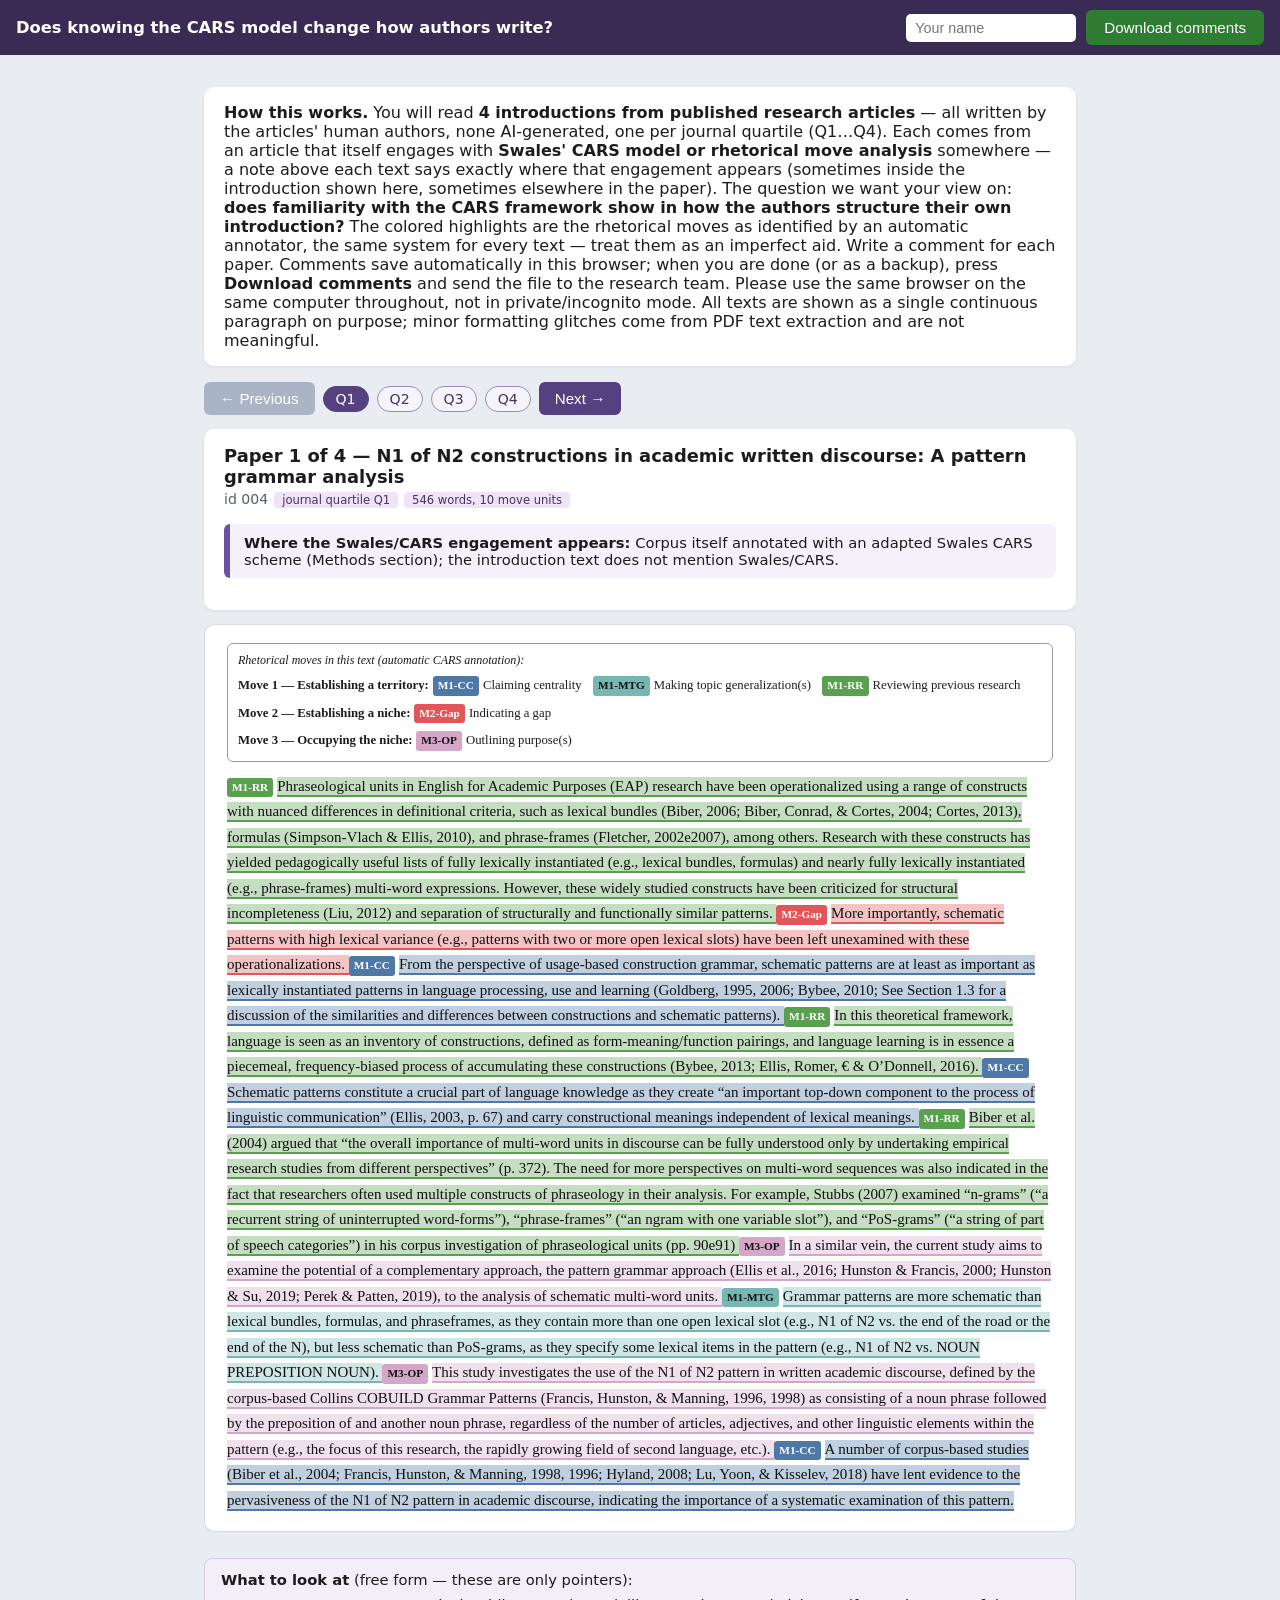
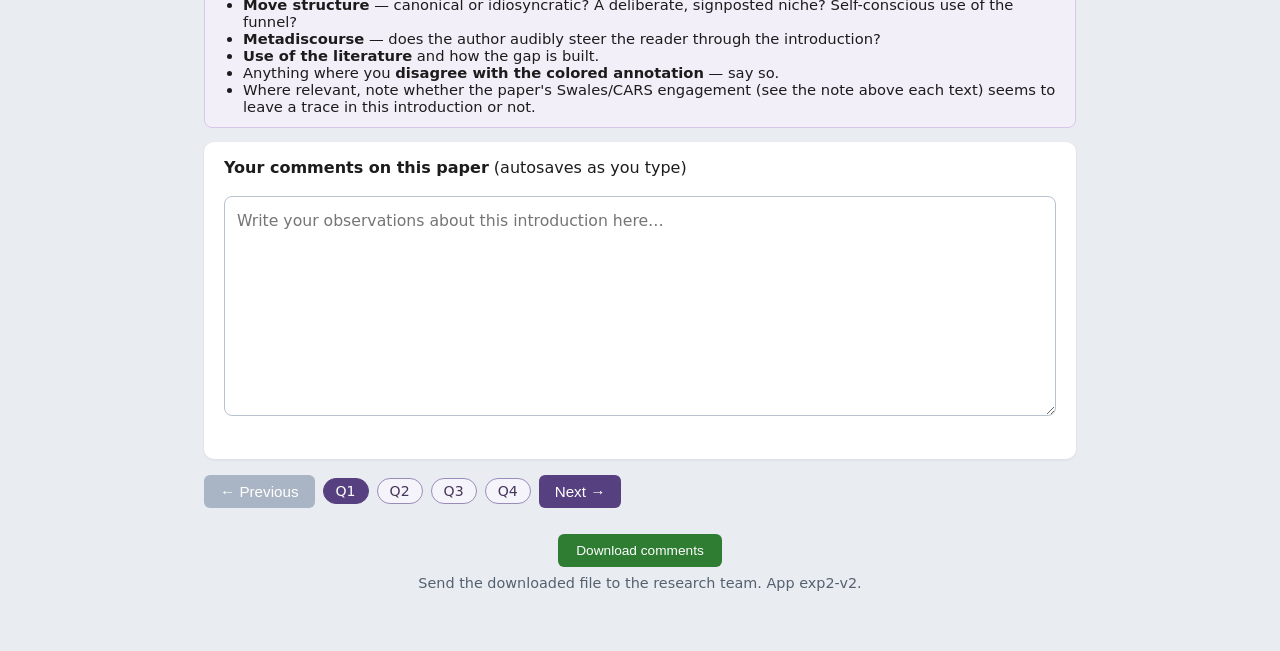
<file: qualitative_experiment/exp2_swales_aware/index.html>
<!doctype html>
<html lang="en">
<head>
<meta charset="utf-8">
<meta name="viewport" content="width=device-width,initial-scale=1">
<title>Does knowing the CARS model change how authors write?</title>
<style>
  * { box-sizing: border-box; }
  body { margin: 0; background: #e9edf2; color: #1c1c1c;
         font-family: system-ui, -apple-system, "Segoe UI", sans-serif; }
  #topbar { position: sticky; top: 0; z-index: 10; background: #3a2b55; color: #fff;
            padding: 10px 16px; display: flex; flex-wrap: wrap; gap: 10px; align-items: center; }
  #topbar h1 { font-size: 1.02em; margin: 0; font-weight: 600; flex: 1 1 260px; }
  #annotator { border: none; border-radius: 5px; padding: 6px 9px; font-size: 0.9em; width: 170px; }
  .wrap { max-width: 900px; margin: 0 auto; padding: 18px 14px 60px; }
  .card { background: #ffffff; border-radius: 10px; padding: 16px 20px; margin: 14px 0;
          box-shadow: 0 1px 3px rgba(20,30,50,0.08); }
  .paperhead h2 { margin: 0 0 4px; font-size: 1.12em; }
  .meta { color: #55606e; font-size: 0.88em; }
  .chip { display: inline-block; background: #eee3f7; color: #46345c; border-radius: 4px;
          padding: 1px 8px; font-size: 0.82em; margin-left: 6px; }
  .navrow { display: flex; align-items: center; gap: 8px; margin: 16px 0 4px; flex-wrap: wrap; }
  .navrow button { background: #574080; color: #fff; border: none; border-radius: 6px;
                   padding: 8px 16px; font-size: 0.95em; cursor: pointer; }
  .navrow button:disabled { background: #a9b4c4; cursor: default; }
  .pill { border: 1px solid #9a8cb8; background: #f6f4fb; color: #46345c; border-radius: 15px;
          padding: 4px 12px; font-size: 0.88em; cursor: pointer; }
  .pill.active { background: #574080; color: #fff; border-color: #574080; }
  .pill.done::after { content: " \2713"; color: #2e7d32; }
  .pill.active.done::after { color: #b5e0b8; }
  .note { border-left: 6px solid #6a4fa3; border-radius: 6px; background: #f4f1fa;
          padding: 10px 14px; margin: 16px 0; font-size: 0.92em; }
  .intro-wrap { font-family: Georgia, "Times New Roman", serif; font-size: 15px;
                border: 1px solid #d4dbe4; border-radius: 10px; margin-top: 14px; }
  .guidance { background: #f3eff9; border: 1px solid #d5c8e8; border-radius: 8px;
              padding: 12px 16px; font-size: 0.92em; margin-top: 26px; }
  textarea { width: 100%; min-height: 220px; border: 1px solid #b8c2cf; border-radius: 8px;
             padding: 12px; font-size: 0.98em; font-family: inherit; line-height: 1.5;
             resize: vertical; }
  textarea:focus { outline: 2px solid #574080; }
  .savednote { color: #55606e; font-size: 0.85em; margin-top: 6px; min-height: 1.2em; }
  .dl { background: #2e7d32; color: #fff; border: none; border-radius: 6px;
        padding: 9px 18px; font-size: 0.95em; cursor: pointer; }
  .footer { text-align: center; margin-top: 26px; color: #55606e; font-size: 0.9em; }
</style>
</head>
<body>
<div id="topbar">
  <h1>Does knowing the CARS model change how authors write?</h1>
  <input id="annotator" placeholder="Your name" title="Your name (stored in the comments file)">
  <button class="dl" onclick="downloadComments()">Download comments</button>
</div>
<div class="wrap">
  <div class="card">
    <b>How this works.</b> You will read <b>4 introductions from published research
    articles</b> — all written by the articles' human authors, none AI-generated, one per
    journal quartile (Q1&hellip;Q4). Each comes from an article that itself engages with
    <b>Swales' CARS model or rhetorical move analysis</b> somewhere — a note above each text
    says exactly where that engagement appears (sometimes inside the introduction shown
    here, sometimes elsewhere in the paper). The question we want your view on: <b>does
    familiarity with the CARS framework show in how the authors structure their own
    introduction?</b> The colored highlights are the rhetorical moves as identified by an
    automatic annotator, the same system for every text — treat them as an imperfect aid.
    Write a comment for each paper. Comments save automatically in this browser; when you
    are done (or as a backup), press <b>Download comments</b> and send the file to the
    research team. Please use the same browser on the same computer throughout, not in
    private/incognito mode. All texts are shown as a single continuous paragraph on
    purpose; minor formatting glitches come from PDF text extraction and are not
    meaningful.
  </div>
  <div class="navrow" id="nav-top"></div>
  <div id="main"></div>
  <div class="navrow" id="nav-bottom"></div>
  <div class="footer">
    <button class="dl" onclick="downloadComments()">Download comments</button>
    <div style="margin-top:8px;">Send the downloaded file to the research team.
    App exp2-v2.</div>
  </div>
</div>
<script>
const DATA = {"built": "2026-07-20", "guidance_html": "\n<b>What to look at<\/b> (free form — these are only pointers):\n<ul style=\"margin:8px 0 0 0;padding-left:22px;\">\n <li><b>Move structure<\/b> — canonical or idiosyncratic? A deliberate,\n     signposted niche? Self-conscious use of the funnel?<\/li>\n <li><b>Metadiscourse<\/b> — does the author audibly steer the reader through\n     the introduction?<\/li>\n <li><b>Use of the literature<\/b> and how the gap is built.<\/li>\n <li>Anything where you <b>disagree with the colored annotation<\/b> — say so.<\/li>\n <li>Where relevant, note whether the paper's Swales/CARS engagement (see the\n     note above each text) seems to leave a trace in this introduction or\n     not.<\/li>\n<\/ul>", "papers": [{"paper_key": "004", "title": "N1 of N2 constructions in academic written discourse: A pattern grammar analysis", "quartile": "Q1", "researcher_note": "Corpus itself annotated with an adapted Swales CARS scheme (Methods section); the introduction text does not mention Swales/CARS.", "word_count": 546, "n_units": 10, "html": "<div style=\"background:#ffffff;color:#1c1c1c;line-height:1.7;padding:18px 22px;border-radius:10px;\"><div style=\"border:1px solid #999;border-radius:6px;padding:6px 10px;margin-bottom:12px;\"><div style=\"font-size:0.8em;margin-bottom:2px;\"><i>Rhetorical moves in this text (automatic CARS annotation):<\/i><\/div><div style=\"margin:2px 0;\"><b style=\"font-size:0.85em;\">Move 1 — Establishing a territory:<\/b> <span title=\"Move 1 — Establishing a territory: Claiming centrality\" style=\"display:inline-block;padding:0 5px;margin:0 4px 0 0;border-radius:3px;font-size:0.75em;font-weight:bold;white-space:nowrap;background:#4e79a7;color:#ffffff;\">M1-CC<\/span><span style=\"font-size:0.85em;\">Claiming centrality<\/span>&nbsp;&nbsp; <span title=\"Move 1 — Establishing a territory: Making topic generalization(s)\" style=\"display:inline-block;padding:0 5px;margin:0 4px 0 0;border-radius:3px;font-size:0.75em;font-weight:bold;white-space:nowrap;background:#76b7b2;color:#111111;\">M1-MTG<\/span><span style=\"font-size:0.85em;\">Making topic generalization(s)<\/span>&nbsp;&nbsp; <span title=\"Move 1 — Establishing a territory: Reviewing previous research\" style=\"display:inline-block;padding:0 5px;margin:0 4px 0 0;border-radius:3px;font-size:0.75em;font-weight:bold;white-space:nowrap;background:#59a14f;color:#ffffff;\">M1-RR<\/span><span style=\"font-size:0.85em;\">Reviewing previous research<\/span>&nbsp;&nbsp; <\/div><div style=\"margin:2px 0;\"><b style=\"font-size:0.85em;\">Move 2 — Establishing a niche:<\/b> <span title=\"Move 2 — Establishing a niche: Indicating a gap\" style=\"display:inline-block;padding:0 5px;margin:0 4px 0 0;border-radius:3px;font-size:0.75em;font-weight:bold;white-space:nowrap;background:#e15759;color:#ffffff;\">M2-Gap<\/span><span style=\"font-size:0.85em;\">Indicating a gap<\/span>&nbsp;&nbsp; <\/div><div style=\"margin:2px 0;\"><b style=\"font-size:0.85em;\">Move 3 — Occupying the niche:<\/b> <span title=\"Move 3 — Occupying the niche: Outlining purpose(s)\" style=\"display:inline-block;padding:0 5px;margin:0 4px 0 0;border-radius:3px;font-size:0.75em;font-weight:bold;white-space:nowrap;background:#d4a6c8;color:#111111;\">M3-OP<\/span><span style=\"font-size:0.85em;\">Outlining purpose(s)<\/span>&nbsp;&nbsp; <\/div><\/div><span title=\"Move 1 — Establishing a territory: Reviewing previous research\" style=\"display:inline-block;padding:0 5px;margin:0 4px 0 0;border-radius:3px;font-size:0.75em;font-weight:bold;white-space:nowrap;background:#59a14f;color:#ffffff;\">M1-RR<\/span><span title=\"Move 1 — Establishing a territory: Reviewing previous research\" style=\"background:#c5dec1;color:#111111;border-bottom:2px solid #59a14f;padding:1px 0;\">Phraseological units in English for Academic Purposes (EAP) research have been operationalized using a range of constructs with nuanced differences in definitional criteria, such as lexical bundles (Biber, 2006; Biber, Conrad, &amp; Cortes, 2004; Cortes, 2013), formulas (Simpson-Vlach &amp; Ellis, 2010), and phrase-frames (Fletcher, 2002e2007), among others.  Research with these constructs has yielded pedagogically useful lists of fully lexically instantiated (e.g., lexical bundles, formulas) and nearly fully lexically instantiated (e.g., phrase-frames) multi-word expressions.  However, these widely studied constructs have been criticized for structural incompleteness (Liu, 2012) and separation of structurally and functionally similar patterns.  <\/span><span title=\"Move 2 — Establishing a niche: Indicating a gap\" style=\"display:inline-block;padding:0 5px;margin:0 4px 0 0;border-radius:3px;font-size:0.75em;font-weight:bold;white-space:nowrap;background:#e15759;color:#ffffff;\">M2-Gap<\/span><span title=\"Move 2 — Establishing a niche: Indicating a gap\" style=\"background:#f4c4c5;color:#111111;border-bottom:2px solid #e15759;padding:1px 0;\">More importantly, schematic patterns with high lexical variance (e.g., patterns with two or more open lexical slots) have been left unexamined with these operationalizations.  <\/span><span title=\"Move 1 — Establishing a territory: Claiming centrality\" style=\"display:inline-block;padding:0 5px;margin:0 4px 0 0;border-radius:3px;font-size:0.75em;font-weight:bold;white-space:nowrap;background:#4e79a7;color:#ffffff;\">M1-CC<\/span><span title=\"Move 1 — Establishing a territory: Claiming centrality\" style=\"background:#c1d0e0;color:#111111;border-bottom:2px solid #4e79a7;padding:1px 0;\">From the perspective of usage-based construction grammar, schematic patterns are at least as important as lexically instantiated patterns in language processing, use and learning (Goldberg, 1995, 2006; Bybee, 2010; See Section 1.3 for a discussion of the similarities and differences between constructions and schematic patterns).  <\/span><span title=\"Move 1 — Establishing a territory: Reviewing previous research\" style=\"display:inline-block;padding:0 5px;margin:0 4px 0 0;border-radius:3px;font-size:0.75em;font-weight:bold;white-space:nowrap;background:#59a14f;color:#ffffff;\">M1-RR<\/span><span title=\"Move 1 — Establishing a territory: Reviewing previous research\" style=\"background:#c5dec1;color:#111111;border-bottom:2px solid #59a14f;padding:1px 0;\">In this theoretical framework, language is seen as an inventory of constructions, defined as form-meaning/function pairings, and language learning is in essence a piecemeal, frequency-biased process of accumulating these constructions (Bybee, 2013; Ellis, Romer, € &amp; O’Donnell, 2016).  <\/span><span title=\"Move 1 — Establishing a territory: Claiming centrality\" style=\"display:inline-block;padding:0 5px;margin:0 4px 0 0;border-radius:3px;font-size:0.75em;font-weight:bold;white-space:nowrap;background:#4e79a7;color:#ffffff;\">M1-CC<\/span><span title=\"Move 1 — Establishing a territory: Claiming centrality\" style=\"background:#c1d0e0;color:#111111;border-bottom:2px solid #4e79a7;padding:1px 0;\">Schematic patterns constitute a crucial part of language knowledge as they create “an important top-down component to the process of linguistic communication” (Ellis, 2003, p. 67) and carry constructional meanings independent of lexical meanings.  <\/span><span title=\"Move 1 — Establishing a territory: Reviewing previous research\" style=\"display:inline-block;padding:0 5px;margin:0 4px 0 0;border-radius:3px;font-size:0.75em;font-weight:bold;white-space:nowrap;background:#59a14f;color:#ffffff;\">M1-RR<\/span><span title=\"Move 1 — Establishing a territory: Reviewing previous research\" style=\"background:#c5dec1;color:#111111;border-bottom:2px solid #59a14f;padding:1px 0;\">Biber et al. (2004) argued that “the overall importance of multi-word units in discourse can be fully understood only by undertaking empirical research studies from different perspectives” (p. 372). The need for more perspectives on multi-word sequences was also indicated in the fact that researchers often used multiple constructs of phraseology in their analysis. For example, Stubbs (2007) examined “n-grams” (“a recurrent string of uninterrupted word-forms”), “phrase-frames” (“an ngram with one variable slot”), and “PoS-grams” (“a string of part of speech categories”) in his corpus investigation of phraseological units (pp. 90e91)  <\/span><span title=\"Move 3 — Occupying the niche: Outlining purpose(s)\" style=\"display:inline-block;padding:0 5px;margin:0 4px 0 0;border-radius:3px;font-size:0.75em;font-weight:bold;white-space:nowrap;background:#d4a6c8;color:#111111;\">M3-OP<\/span><span title=\"Move 3 — Occupying the niche: Outlining purpose(s)\" style=\"background:#f0e0ec;color:#111111;border-bottom:2px solid #d4a6c8;padding:1px 0;\">In a similar vein, the current study aims to examine the potential of a complementary approach, the pattern grammar approach (Ellis et al., 2016; Hunston &amp; Francis, 2000; Hunston &amp; Su, 2019; Perek &amp; Patten, 2019), to the analysis of schematic multi-word units.  <\/span><span title=\"Move 1 — Establishing a territory: Making topic generalization(s)\" style=\"display:inline-block;padding:0 5px;margin:0 4px 0 0;border-radius:3px;font-size:0.75em;font-weight:bold;white-space:nowrap;background:#76b7b2;color:#111111;\">M1-MTG<\/span><span title=\"Move 1 — Establishing a territory: Making topic generalization(s)\" style=\"background:#cfe6e4;color:#111111;border-bottom:2px solid #76b7b2;padding:1px 0;\">Grammar patterns are more schematic than lexical bundles, formulas, and phraseframes, as they contain more than one open lexical slot (e.g., N1 of N2 vs. the end of the road or the end of the N), but less schematic than PoS-grams, as they specify some lexical items in the pattern (e.g., N1 of N2 vs. NOUN PREPOSITION NOUN).  <\/span><span title=\"Move 3 — Occupying the niche: Outlining purpose(s)\" style=\"display:inline-block;padding:0 5px;margin:0 4px 0 0;border-radius:3px;font-size:0.75em;font-weight:bold;white-space:nowrap;background:#d4a6c8;color:#111111;\">M3-OP<\/span><span title=\"Move 3 — Occupying the niche: Outlining purpose(s)\" style=\"background:#f0e0ec;color:#111111;border-bottom:2px solid #d4a6c8;padding:1px 0;\">This study investigates the use of the N1 of N2 pattern in written academic discourse, defined by the corpus-based Collins COBUILD Grammar Patterns (Francis, Hunston, &amp; Manning, 1996, 1998) as consisting of a noun phrase followed by the preposition of and another noun phrase, regardless of the number of articles, adjectives, and other linguistic elements within the pattern (e.g., the focus of this research, the rapidly growing field of second language, etc.).  <\/span><span title=\"Move 1 — Establishing a territory: Claiming centrality\" style=\"display:inline-block;padding:0 5px;margin:0 4px 0 0;border-radius:3px;font-size:0.75em;font-weight:bold;white-space:nowrap;background:#4e79a7;color:#ffffff;\">M1-CC<\/span><span title=\"Move 1 — Establishing a territory: Claiming centrality\" style=\"background:#c1d0e0;color:#111111;border-bottom:2px solid #4e79a7;padding:1px 0;\">A number of corpus-based studies (Biber et al., 2004; Francis, Hunston, &amp; Manning, 1998, 1996; Hyland, 2008; Lu, Yoon, &amp; Kisselev, 2018) have lent evidence to the pervasiveness of the N1 of N2 pattern in academic discourse, indicating the importance of a systematic examination of this pattern.<\/span><\/div>"}, {"paper_key": "036", "title": "Promotion through claiming centrality in L1 and L2 English Research Article Introductions", "quartile": "Q2", "researcher_note": "Extensive, explicit engagement with Swales' CARS model inside the introduction itself (Move 1-3 and their steps discussed by name, ~19 Swales/CARS mentions) — the paper's own topic is CARS-related promotion strategies.", "word_count": 1815, "n_units": 12, "html": "<div style=\"background:#ffffff;color:#1c1c1c;line-height:1.7;padding:18px 22px;border-radius:10px;\"><div style=\"border:1px solid #999;border-radius:6px;padding:6px 10px;margin-bottom:12px;\"><div style=\"font-size:0.8em;margin-bottom:2px;\"><i>Rhetorical moves in this text (automatic CARS annotation):<\/i><\/div><div style=\"margin:2px 0;\"><b style=\"font-size:0.85em;\">Move 1 — Establishing a territory:<\/b> <span title=\"Move 1 — Establishing a territory: Claiming centrality\" style=\"display:inline-block;padding:0 5px;margin:0 4px 0 0;border-radius:3px;font-size:0.75em;font-weight:bold;white-space:nowrap;background:#4e79a7;color:#ffffff;\">M1-CC<\/span><span style=\"font-size:0.85em;\">Claiming centrality<\/span>&nbsp;&nbsp; <span title=\"Move 1 — Establishing a territory: Reviewing previous research\" style=\"display:inline-block;padding:0 5px;margin:0 4px 0 0;border-radius:3px;font-size:0.75em;font-weight:bold;white-space:nowrap;background:#59a14f;color:#ffffff;\">M1-RR<\/span><span style=\"font-size:0.85em;\">Reviewing previous research<\/span>&nbsp;&nbsp; <\/div><div style=\"margin:2px 0;\"><b style=\"font-size:0.85em;\">Move 2 — Establishing a niche:<\/b> <span title=\"Move 2 — Establishing a niche: Indicating a gap\" style=\"display:inline-block;padding:0 5px;margin:0 4px 0 0;border-radius:3px;font-size:0.75em;font-weight:bold;white-space:nowrap;background:#e15759;color:#ffffff;\">M2-Gap<\/span><span style=\"font-size:0.85em;\">Indicating a gap<\/span>&nbsp;&nbsp; <span title=\"Move 2 — Establishing a niche: Continuing a tradition\" style=\"display:inline-block;padding:0 5px;margin:0 4px 0 0;border-radius:3px;font-size:0.75em;font-weight:bold;white-space:nowrap;background:#f28e2b;color:#111111;\">M2-CT<\/span><span style=\"font-size:0.85em;\">Continuing a tradition<\/span>&nbsp;&nbsp; <\/div><div style=\"margin:2px 0;\"><b style=\"font-size:0.85em;\">Move 3 — Occupying the niche:<\/b> <span title=\"Move 3 — Occupying the niche: Outlining purpose(s)\" style=\"display:inline-block;padding:0 5px;margin:0 4px 0 0;border-radius:3px;font-size:0.75em;font-weight:bold;white-space:nowrap;background:#d4a6c8;color:#111111;\">M3-OP<\/span><span style=\"font-size:0.85em;\">Outlining purpose(s)<\/span>&nbsp;&nbsp; <\/div><\/div><span title=\"Move 1 — Establishing a territory: Reviewing previous research\" style=\"display:inline-block;padding:0 5px;margin:0 4px 0 0;border-radius:3px;font-size:0.75em;font-weight:bold;white-space:nowrap;background:#59a14f;color:#ffffff;\">M1-RR<\/span><span title=\"Move 1 — Establishing a territory: Reviewing previous research\" style=\"background:#c5dec1;color:#111111;border-bottom:2px solid #59a14f;padding:1px 0;\">When public institutions adopt the structures and practices of the market model,  marketization is said to have taken place (Fairclough, 1993). Mautner (2010, 2015) has  recently introduced and discussed the notion of ‘market society’, believing that a majority of  organizations and sectors in societies have adopted the conventions and practices which are typical features of the market-based relationships. This trend has also influenced the realm of discourse, where “ways of talking that were originally confined to the commercial world are  now commonplace in the public sphere generally –in government and public administration,  in education, health care, culture, sports, and many other domains” (Mautner, 2015: 1).  Academia has not been an exception. Fairclough (1993) argues that academic environment  has also been marketized because of the fact that universities are required to operate as  businesses, selling their products to consumers. Also, Wernick (1991: vii) reports that  academic discourse has been permeated by “promotional culture”, which is a typical feature  of market-based practices  <\/span><span title=\"Move 1 — Establishing a territory: Claiming centrality\" style=\"display:inline-block;padding:0 5px;margin:0 4px 0 0;border-radius:3px;font-size:0.75em;font-weight:bold;white-space:nowrap;background:#4e79a7;color:#ffffff;\">M1-CC<\/span><span title=\"Move 1 — Establishing a territory: Claiming centrality\" style=\"background:#c1d0e0;color:#111111;border-bottom:2px solid #4e79a7;padding:1px 0;\">In recent years, publication of scientific Research Articles (RAs) has become one of the  determinant factors in scholars’ professional promotion.  <\/span><span title=\"Move 1 — Establishing a territory: Reviewing previous research\" style=\"display:inline-block;padding:0 5px;margin:0 4px 0 0;border-radius:3px;font-size:0.75em;font-weight:bold;white-space:nowrap;background:#59a14f;color:#ffffff;\">M1-RR<\/span><span title=\"Move 1 — Establishing a territory: Reviewing previous research\" style=\"background:#c5dec1;color:#111111;border-bottom:2px solid #59a14f;padding:1px 0;\">On the other hand, the degree of  competitiveness in publishing papers in top tier journals continues to grow (Hanauer &amp;  Englander, 2011; Lillis &amp; Curry, 2010). Therefore, in such a condition, scholars need to  employ appropriate structural and rhetorical tools to demonstrate the value of their work and  gain acceptance among other members and gatekeepers of the related disciplinary  community (Martin &amp; Perez, 2014). This is where promotionalism comes in. Through the use  of discoursal and rhetorical elements which function to enhance the perceived value of one’s  research (Bhatia, 2005), writers promote their research to others. Bekenkotter and Huckin  (1995: 43) also argue that “today’s scientists seem to be promoting their work to a degree  never seen before.” For them, one of the main reasons for the increase of promotion is rooted  in the current promotional culture, which is changing discoursal practices and creating hybrid  genres.  Promotion can be expressed in various forms as it can be “realized by means of those  linguistic choices that seek to change or affect the opinions or behaviors of an audience in  terms of positively assessing the research contribution” (Martin &amp; Perez, 2014: 1). It has  been studied as a discourse feature realized through evaluation (e.g. Hunston &amp; Thomson,  2000), metadiscourse (e.g. Hyland, 2005), and lexicogrammatical features such as selfreference and self-citation (e.g. Afros &amp; Schryer, 2009; Harwood, 2005a, 2005b; Hyland,  2000, 2005). Some other strategies have also functioned as promotional elements, such as  explicitly highlighting the novel contributions of the study to the discipline or commenting  briefly on the findings in the introduction section (Martin &amp; Perez, 2014). Most of the studies related to promotion have investigated the introduction sections of  RAs (Afros &amp; Schryer, 2009; Berkenkotter &amp; Huckin, 1995; Bhatia, 2004; Lindeberg, 2004).  This section has been a major focus of attention since it “generally entails a great deal of  complexity in terms of rhetorical options, among them the possibility of including  promotional elements” (Martin &amp; Perez, 2014: 2). Analyzing the rhetorical structure of introductions has proved to be the most fruitful method in order to gain an in-depth  understanding of, among other things, how promotional elements are employed by the  authors of RAs. <\/span><span title=\"Move 1 — Establishing a territory: Claiming centrality\" style=\"display:inline-block;padding:0 5px;margin:0 4px 0 0;border-radius:3px;font-size:0.75em;font-weight:bold;white-space:nowrap;background:#4e79a7;color:#ffffff;\">M1-CC<\/span><span title=\"Move 1 — Establishing a territory: Claiming centrality\" style=\"background:#c1d0e0;color:#111111;border-bottom:2px solid #4e79a7;padding:1px 0;\">Swales’ (1990) seminal work on the rhetorical structure of introduction has  been revolutionary in the analysis and teaching of academic writing. He came up with a  model, namely the Create a Research Space (CARS) model, which has been the basis of  numerous subsequent studies (e.g. Bhatia, 1993; Burgess, 2002; Fredrickson &amp; Swales, 1994;  Loi, 2010; Nwugo, 1991).  <\/span><span title=\"Move 1 — Establishing a territory: Reviewing previous research\" style=\"display:inline-block;padding:0 5px;margin:0 4px 0 0;border-radius:3px;font-size:0.75em;font-weight:bold;white-space:nowrap;background:#59a14f;color:#ffffff;\">M1-RR<\/span><span title=\"Move 1 — Establishing a territory: Reviewing previous research\" style=\"background:#c5dec1;color:#111111;border-bottom:2px solid #59a14f;padding:1px 0;\">Swales’ (1990) CARS model is a framework proposed to describe the organizational  patterns of writing the Introduction sections in academic research articles. This model  assumes that writers, in an attempt to develop an effective introduction to their research  articles, follow a general organizational pattern. The model comprises three main actions  referred to as ‘Moves’, each of which consists of a number of ‘Steps’ as illustrated in Table 1  and briefly explained below. As Table 1 shows, Move 1 generally sets the ground for introducing the research topic.  Step 1 of the first move is claiming centrality, which is defined by Swales (1990) as appeals  through which authors argue that their research is “part of a lively, significant or well established research area” (p. 144). In Step 2, statements are made about the current state of  knowledge and the need for further investigations in the area. In Step 3, authors review one  or two studies that they consider to be relevant to the establishment (Swales, 1990).  In Move 2, authors try to persuade readers that their research is important and valuable  (Swales, 1990). In Step 1A, authors point out the limitations of the general research area; in  Step 1B, authors develop a research problem around a gap in the literature; in Step 1C, they raise key questions in the area; and in Step 1D, authors generally pose a weaker challenge to  the prior research, aiming to expand or clarify a specific research problem (Swales, 1990). In Move 3, writers discuss the contribution and organizational structure of their paper  (Swales, 1990). In Step 1A, they indicate their main purpose(s); in Step 1B, they describe the  main features of their research. In Step 2, authors provide a general summary of key findings,  and in Step 3, they bring statements about the structure of the remainder of the article  (Swales, 1990).  Later in another book, Swales (2004) made some revisions to his model, which are  minor and have not changed the basic structure. As can be seen in Table 2, the moves are  roughly the same in the revised version of the model, with a minor difference in the wording  of the third move. The steps have undergone relatively more changes, with some steps in the  original model omitted and some others added. The order of the steps and their wordings  have also been revised. However, it seems that the literature on claiming centrality has  mostly favored the original model since it has specifically treated claiming centrality as a  separate step in introduction sections, though this does not mean that the revised version  totally ignores this rhetorical tool. Lindeberg (2004) argues that Swales’ CARS model is based on the rhetorical claiming  of territory and niche. For her, the notion of niche itself is rooted in marketing. Furthermore,  Berkenkotter and Huckin (1995) note that the rhetorical structure of this model is essentially  promotional. Swales himself appears to highlight the promotional aspect of ‘claiming  centrality’ while other moves and steps are also somehow associated with promotion (Lindeberg, 2004), though it should be noted that the CARS model is not meant for the  specific investigation of promotion.  In another part of her study, Lindeberg (2004) investigated promotion in other parts of  the CARS model as well. She showed that in Move 1, the research topic is promoted through  highlighting its importance (claiming centrality); in Move 2, the gap is promoted by  presenting the inadequacy of prior research so as to justify the conduction of further research  (indicating gaps), and in Move 3, the research is promoted on the basis of the possible  contributions it can offer to the discipline (announcing principal findings). She considered  claims of centrality as a direct promotional strategy and identified six types of appeals writers  in the field of economy make to realize it, that is, appeals to authority, economy, practitioner,  research, scope, and topicality. <\/span><span title=\"Move 2 — Establishing a niche: Indicating a gap\" style=\"display:inline-block;padding:0 5px;margin:0 4px 0 0;border-radius:3px;font-size:0.75em;font-weight:bold;white-space:nowrap;background:#e15759;color:#ffffff;\">M2-Gap<\/span><span title=\"Move 2 — Establishing a niche: Indicating a gap\" style=\"background:#f4c4c5;color:#111111;border-bottom:2px solid #e15759;padding:1px 0;\">However, in other disciplines including Applied Linguistics  claiming centrality had not been elaborated until very recently.  <\/span><span title=\"Move 1 — Establishing a territory: Reviewing previous research\" style=\"display:inline-block;padding:0 5px;margin:0 4px 0 0;border-radius:3px;font-size:0.75em;font-weight:bold;white-space:nowrap;background:#59a14f;color:#ffffff;\">M1-RR<\/span><span title=\"Move 1 — Establishing a territory: Reviewing previous research\" style=\"background:#c5dec1;color:#111111;border-bottom:2px solid #59a14f;padding:1px 0;\">In an in-depth analysis, Wang and Yang (2015) investigated claiming centrality as a  promotional strategy in the introduction section of Applied Linguistics RAs. They analyzed  51 RA introductions from three top tier journals in the field, namely, TESOL Quarterly,  Modern Language Journal, and Applied Linguistics both qualitatively and quantitatively.  Although they used CARS model as the starting point, they did not confine themselves to the  first move of the model. Noting that centrality claims can appear in other moves as well, they  searched for its realization throughout the introduction section. First, based on the kind of  value expressed in the text, they identified four types of appeals, namely, appeals to salience,  magnitude, topicality, and problematicity. Then, they identified two types of entities to which  the appeals can be ascribed. As these are the categories of analysis for the present study, we  shall discuss them in detail below in the methods section.  After completing the qualitative part, Wang and Yang (2015) also conducted a  quantitative analysis to investigate the prevalence of each type of appeals and their  orientation. They found that claiming centrality through appeal to magnitude had the highest  prevalence. With a minor difference, appeal to salience was the second in terms of the  frequency of occurrence. The appeal to problematicity was the third most frequent strategy, which was just slightly more prevalent than appeal to topicality, which had the lowest  occurrence in the introduction section of Applied Linguistics RAs. As regards the orientation  of the claims, their results showed that centrality is claimed making reference to both  research and real worlds, though reference to the former was found to be slightly more  frequent (51.3% vs 48.7%, respectively).  Objective reporting of research findings is the socially recognized purpose of RAs (e.g.  Barrass, 2002; Zobel, 2004). On the other hand, it is argued that academic writing carries a representation of the writer (Hyland, 2002; Ivanic, 1998), is interactional in nature (Hyland,  2004) and has been permeated with promotion (Mautner, 2010).  Bearing these in mind, it  seems that gaining the ability to observe all these disciplinary and generic conventions  requires much more effort and awareness. This becomes even more difficult when one writes  in a language other than his/her mother tongue where interference from their first language  can add to the complexity of the issue. <\/span><span title=\"Move 2 — Establishing a niche: Continuing a tradition\" style=\"display:inline-block;padding:0 5px;margin:0 4px 0 0;border-radius:3px;font-size:0.75em;font-weight:bold;white-space:nowrap;background:#f28e2b;color:#111111;\">M2-CT<\/span><span title=\"Move 2 — Establishing a niche: Continuing a tradition\" style=\"background:#fad7b5;color:#111111;border-bottom:2px solid #f28e2b;padding:1px 0;\">Thus, more studies are needed to raise writers’  awareness about these aspects of RAs.  <\/span><span title=\"Move 2 — Establishing a niche: Indicating a gap\" style=\"display:inline-block;padding:0 5px;margin:0 4px 0 0;border-radius:3px;font-size:0.75em;font-weight:bold;white-space:nowrap;background:#e15759;color:#ffffff;\">M2-Gap<\/span><span title=\"Move 2 — Establishing a niche: Indicating a gap\" style=\"background:#f4c4c5;color:#111111;border-bottom:2px solid #e15759;padding:1px 0;\">From among the aspects of RAs mentioned above, promotion has received less  attention, especially when it comes to the specific strategies serving that.  <\/span><span title=\"Move 1 — Establishing a territory: Reviewing previous research\" style=\"display:inline-block;padding:0 5px;margin:0 4px 0 0;border-radius:3px;font-size:0.75em;font-weight:bold;white-space:nowrap;background:#59a14f;color:#ffffff;\">M1-RR<\/span><span title=\"Move 1 — Establishing a territory: Reviewing previous research\" style=\"background:#c5dec1;color:#111111;border-bottom:2px solid #59a14f;padding:1px 0;\">Claiming centrality,  as one of the promotional strategies, has been investigated by Lindeberg (2004) in a study  which dealt with promotion in the three disciplines of Financing, Organization and  Management, and Marketing, some of the findings of which were reported above. Another  study in this regard was conducted by Wang and Yang (2015), who analyzed claiming  centrality in the discipline of Applied Linguistics, which was also reported above.  <\/span><span title=\"Move 2 — Establishing a niche: Indicating a gap\" style=\"display:inline-block;padding:0 5px;margin:0 4px 0 0;border-radius:3px;font-size:0.75em;font-weight:bold;white-space:nowrap;background:#e15759;color:#ffffff;\">M2-Gap<\/span><span title=\"Move 2 — Establishing a niche: Indicating a gap\" style=\"background:#f4c4c5;color:#111111;border-bottom:2px solid #e15759;padding:1px 0;\">To the best  of our knowledge, no study has investigated intercultural differences in the ways through  which academic writers claim centrality.  <\/span><span title=\"Move 3 — Occupying the niche: Outlining purpose(s)\" style=\"display:inline-block;padding:0 5px;margin:0 4px 0 0;border-radius:3px;font-size:0.75em;font-weight:bold;white-space:nowrap;background:#d4a6c8;color:#111111;\">M3-OP<\/span><span title=\"Move 3 — Occupying the niche: Outlining purpose(s)\" style=\"background:#f0e0ec;color:#111111;border-bottom:2px solid #d4a6c8;padding:1px 0;\">Thus, in the present study, we aim to explore the  introduction section of RAs written by native English speakers (L1 RAs) and those written  by Iranian non-native writers (L2 RAs) in order to highlight their possible differences and/or  similarities in promoting their research through the strategies of claiming centrality.<\/span><\/div>"}, {"paper_key": "078", "title": "ANALYSING DIGITAL COMMUNICATION: DISCURSIVE FEATURES, RHETORICAL STRUCTURE AND THE USE OF ENGLISH AS A LINGUA FRANCA IN TRAVEL BLOG POSTS", "quartile": "Q3", "researcher_note": "One self-referential line in the introduction announcing its own move-structure analysis; Swales' genre theory is cited later in the body, not in the introduction.", "word_count": 715, "n_units": 16, "html": "<div style=\"background:#ffffff;color:#1c1c1c;line-height:1.7;padding:18px 22px;border-radius:10px;\"><div style=\"border:1px solid #999;border-radius:6px;padding:6px 10px;margin-bottom:12px;\"><div style=\"font-size:0.8em;margin-bottom:2px;\"><i>Rhetorical moves in this text (automatic CARS annotation):<\/i><\/div><div style=\"margin:2px 0;\"><b style=\"font-size:0.85em;\">Move 1 — Establishing a territory:<\/b> <span title=\"Move 1 — Establishing a territory: Claiming centrality\" style=\"display:inline-block;padding:0 5px;margin:0 4px 0 0;border-radius:3px;font-size:0.75em;font-weight:bold;white-space:nowrap;background:#4e79a7;color:#ffffff;\">M1-CC<\/span><span style=\"font-size:0.85em;\">Claiming centrality<\/span>&nbsp;&nbsp; <span title=\"Move 1 — Establishing a territory: Making topic generalization(s)\" style=\"display:inline-block;padding:0 5px;margin:0 4px 0 0;border-radius:3px;font-size:0.75em;font-weight:bold;white-space:nowrap;background:#76b7b2;color:#111111;\">M1-MTG<\/span><span style=\"font-size:0.85em;\">Making topic generalization(s)<\/span>&nbsp;&nbsp; <span title=\"Move 1 — Establishing a territory: Reviewing previous research\" style=\"display:inline-block;padding:0 5px;margin:0 4px 0 0;border-radius:3px;font-size:0.75em;font-weight:bold;white-space:nowrap;background:#59a14f;color:#ffffff;\">M1-RR<\/span><span style=\"font-size:0.85em;\">Reviewing previous research<\/span>&nbsp;&nbsp; <\/div><div style=\"margin:2px 0;\"><b style=\"font-size:0.85em;\">Move 3 — Occupying the niche:<\/b> <span title=\"Move 3 — Occupying the niche: Announcing present research\" style=\"display:inline-block;padding:0 5px;margin:0 4px 0 0;border-radius:3px;font-size:0.75em;font-weight:bold;white-space:nowrap;background:#b07aa1;color:#ffffff;\">M3-APR<\/span><span style=\"font-size:0.85em;\">Announcing present research<\/span>&nbsp;&nbsp; <span title=\"Move 3 — Occupying the niche: Outlining purpose(s)\" style=\"display:inline-block;padding:0 5px;margin:0 4px 0 0;border-radius:3px;font-size:0.75em;font-weight:bold;white-space:nowrap;background:#d4a6c8;color:#111111;\">M3-OP<\/span><span style=\"font-size:0.85em;\">Outlining purpose(s)<\/span>&nbsp;&nbsp; <\/div><\/div><span title=\"Move 1 — Establishing a territory: Claiming centrality\" style=\"display:inline-block;padding:0 5px;margin:0 4px 0 0;border-radius:3px;font-size:0.75em;font-weight:bold;white-space:nowrap;background:#4e79a7;color:#ffffff;\">M1-CC<\/span><span title=\"Move 1 — Establishing a territory: Claiming centrality\" style=\"background:#c1d0e0;color:#111111;border-bottom:2px solid #4e79a7;padding:1px 0;\">In our everyday life, we are increasingly attached to technology and its new advances that seem to make our communication more comfortable and successful Therefore, a deep understanding of the new realities and new ways of interaction is needed, so that we can adapt to those changes in our private and professional spheres, and make an effective use of the possibilities technology is offering  <\/span><span title=\"Move 1 — Establishing a territory: Reviewing previous research\" style=\"display:inline-block;padding:0 5px;margin:0 4px 0 0;border-radius:3px;font-size:0.75em;font-weight:bold;white-space:nowrap;background:#59a14f;color:#ffffff;\">M1-RR<\/span><span title=\"Move 1 — Establishing a territory: Reviewing previous research\" style=\"background:#c5dec1;color:#111111;border-bottom:2px solid #59a14f;padding:1px 0;\">Thanks to the web, new paths for interaction and communication have been opened among people that may not know each other personally, causing the haziness of the barriers of time and space in computer-mediated discourse (Herring 2012h)  <\/span><span title=\"Move 1 — Establishing a territory: Making topic generalization(s)\" style=\"display:inline-block;padding:0 5px;margin:0 4px 0 0;border-radius:3px;font-size:0.75em;font-weight:bold;white-space:nowrap;background:#76b7b2;color:#111111;\">M1-MTG<\/span><span title=\"Move 1 — Establishing a territory: Making topic generalization(s)\" style=\"background:#cfe6e4;color:#111111;border-bottom:2px solid #76b7b2;padding:1px 0;\">Users may not share the physical, cultural or linguistic background, but share personal interests or concerns that drive them to communicate digitally.  In this changing space of communication, some distinguishing features such as immediacy and dialogicity emerge. In fact, the bidirectional and instantaneous nature of today&#x27;s interactions differ to a great extent from traditional written communication, many times considered old-fashioned or dysfunctional in our new reality Printed genres offer rather fixed and foreseeable discursive practices which require more time, present limitations of space, and emphasize other features such  as the accuracy of the message. That is why digital genres are taking over in everyday communication, and have set more dialogic ways of interacting in the web.  <\/span><span title=\"Move 1 — Establishing a territory: Reviewing previous research\" style=\"display:inline-block;padding:0 5px;margin:0 4px 0 0;border-radius:3px;font-size:0.75em;font-weight:bold;white-space:nowrap;background:#59a14f;color:#ffffff;\">M1-RR<\/span><span title=\"Move 1 — Establishing a territory: Reviewing previous research\" style=\"background:#c5dec1;color:#111111;border-bottom:2px solid #59a14f;padding:1px 0;\">The Internet has triggered a broader spectrum as regards writing or discursive practices, since the distinctions between the spoken and the written modes are also blurred in digital communication (Mauranen 2016). <\/span><span title=\"Move 1 — Establishing a territory: Claiming centrality\" style=\"display:inline-block;padding:0 5px;margin:0 4px 0 0;border-radius:3px;font-size:0.75em;font-weight:bold;white-space:nowrap;background:#4e79a7;color:#ffffff;\">M1-CC<\/span><span title=\"Move 1 — Establishing a territory: Claiming centrality\" style=\"background:#c1d0e0;color:#111111;border-bottom:2px solid #4e79a7;padding:1px 0;\">Thus, paper-based gentes are giving way to digital genres in a great deal of contexts, attracting more and more scholarly attention due to their advantages.  <\/span><span title=\"Move 1 — Establishing a territory: Making topic generalization(s)\" style=\"display:inline-block;padding:0 5px;margin:0 4px 0 0;border-radius:3px;font-size:0.75em;font-weight:bold;white-space:nowrap;background:#76b7b2;color:#111111;\">M1-MTG<\/span><span title=\"Move 1 — Establishing a territory: Making topic generalization(s)\" style=\"background:#cfe6e4;color:#111111;border-bottom:2px solid #76b7b2;padding:1px 0;\">The web engages the users in a digital environment frequently dominated by orality and multimodality. These new modes of communication are reshaping the spoken and written registers and reflect specific lexico-grammatical, discursive and pragmatic features.  <\/span><span title=\"Move 1 — Establishing a territory: Claiming centrality\" style=\"display:inline-block;padding:0 5px;margin:0 4px 0 0;border-radius:3px;font-size:0.75em;font-weight:bold;white-space:nowrap;background:#4e79a7;color:#ffffff;\">M1-CC<\/span><span title=\"Move 1 — Establishing a territory: Claiming centrality\" style=\"background:#c1d0e0;color:#111111;border-bottom:2px solid #4e79a7;padding:1px 0;\">In other words, the combination of different codes such as audio, video or pictures has been brought to the fore and is essential in digital gentes (Richardson 2009), including those hosted in travel blogs. This alternation between modes and modalities in the ways of communication fosters research to comprehend the new functions and possibilities of digital genres.  <\/span><span title=\"Move 1 — Establishing a territory: Making topic generalization(s)\" style=\"display:inline-block;padding:0 5px;margin:0 4px 0 0;border-radius:3px;font-size:0.75em;font-weight:bold;white-space:nowrap;background:#76b7b2;color:#111111;\">M1-MTG<\/span><span title=\"Move 1 — Establishing a territory: Making topic generalization(s)\" style=\"background:#cfe6e4;color:#111111;border-bottom:2px solid #76b7b2;padding:1px 0;\">Closely related to the spread of digital genres is the use of English as a vehicular language enabling digital communication.  <\/span><span title=\"Move 1 — Establishing a territory: Reviewing previous research\" style=\"display:inline-block;padding:0 5px;margin:0 4px 0 0;border-radius:3px;font-size:0.75em;font-weight:bold;white-space:nowrap;background:#59a14f;color:#ffffff;\">M1-RR<\/span><span title=\"Move 1 — Establishing a territory: Reviewing previous research\" style=\"background:#c5dec1;color:#111111;border-bottom:2px solid #59a14f;padding:1px 0;\">As Mauranen (2016: 22) indicates, kiligitalisation has also made us aware of the increasingly non-local nature of communities, which is a common characteristic of ELF use. The international status that English has gained as a lingua franca (ELF) (eg Jenkins 2007, Seidlhofer 2011, Mauranen 2012) has been enhanced by the Internet, in the sense that most information is available in English and users can have access to more data thanks to it. <\/span><span title=\"Move 1 — Establishing a territory: Claiming centrality\" style=\"display:inline-block;padding:0 5px;margin:0 4px 0 0;border-radius:3px;font-size:0.75em;font-weight:bold;white-space:nowrap;background:#4e79a7;color:#ffffff;\">M1-CC<\/span><span title=\"Move 1 — Establishing a territory: Claiming centrality\" style=\"background:#c1d0e0;color:#111111;border-bottom:2px solid #4e79a7;padding:1px 0;\">Virtual communication using this language also offers the possibility of embracing, a far wider nudience than before, raising the impact and the effect of the communicative exchanges  <\/span><span title=\"Move 1 — Establishing a territory: Reviewing previous research\" style=\"display:inline-block;padding:0 5px;margin:0 4px 0 0;border-radius:3px;font-size:0.75em;font-weight:bold;white-space:nowrap;background:#59a14f;color:#ffffff;\">M1-RR<\/span><span title=\"Move 1 — Establishing a territory: Reviewing previous research\" style=\"background:#c5dec1;color:#111111;border-bottom:2px solid #59a14f;padding:1px 0;\">Moreover, the boundaries between native and non-native English speakers are increasingly fuzzy and the notion of nativeness is losing ground in favour of plurilithic and evolving cultural contexts (Jenkins 2015). <\/span><span title=\"Move 1 — Establishing a territory: Making topic generalization(s)\" style=\"display:inline-block;padding:0 5px;margin:0 4px 0 0;border-radius:3px;font-size:0.75em;font-weight:bold;white-space:nowrap;background:#76b7b2;color:#111111;\">M1-MTG<\/span><span title=\"Move 1 — Establishing a territory: Making topic generalization(s)\" style=\"background:#cfe6e4;color:#111111;border-bottom:2px solid #76b7b2;padding:1px 0;\">Members of the same discourse community may come from radically different origins and backgrounds, and different discourse communities can easily interact. This is both triggered by digital communication and ELF <\/span><span title=\"Move 1 — Establishing a territory: Reviewing previous research\" style=\"display:inline-block;padding:0 5px;margin:0 4px 0 0;border-radius:3px;font-size:0.75em;font-weight:bold;white-space:nowrap;background:#59a14f;color:#ffffff;\">M1-RR<\/span><span title=\"Move 1 — Establishing a territory: Reviewing previous research\" style=\"background:#c5dec1;color:#111111;border-bottom:2px solid #59a14f;padding:1px 0;\">In this mode of international, digital interaction, ELF users should not be reckoned as deficit communicators at all, just as the native  speaker tends not to be an idealised model anymore (Widdowson 2012)  <\/span><span title=\"Move 3 — Occupying the niche: Outlining purpose(s)\" style=\"display:inline-block;padding:0 5px;margin:0 4px 0 0;border-radius:3px;font-size:0.75em;font-weight:bold;white-space:nowrap;background:#d4a6c8;color:#111111;\">M3-OP<\/span><span title=\"Move 3 — Occupying the niche: Outlining purpose(s)\" style=\"background:#f0e0ec;color:#111111;border-bottom:2px solid #d4a6c8;padding:1px 0;\">Considering all the e features framed above, this paper aims to analyze the  travel blog used in an international context by different English speakers, as an instance  of those digital genres modifying global interaction nowadays  <\/span><span title=\"Move 3 — Occupying the niche: Announcing present research\" style=\"display:inline-block;padding:0 5px;margin:0 4px 0 0;border-radius:3px;font-size:0.75em;font-weight:bold;white-space:nowrap;background:#b07aa1;color:#ffffff;\">M3-APR<\/span><span title=\"Move 3 — Occupying the niche: Announcing present research\" style=\"background:#e3d0de;color:#111111;border-bottom:2px solid #b07aa1;padding:1px 0;\">Travel blog posts  swill be interculturally explored comparing sets of texts authored by Anglophone  and non-Anglophone speakers, to identify distinguishing textual and discursive features of ELF A rhetorical move structure of this particular genre will be also offered bearing in mind its digital nature.  <\/span><span title=\"Move 3 — Occupying the niche: Outlining purpose(s)\" style=\"display:inline-block;padding:0 5px;margin:0 4px 0 0;border-radius:3px;font-size:0.75em;font-weight:bold;white-space:nowrap;background:#d4a6c8;color:#111111;\">M3-OP<\/span><span title=\"Move 3 — Occupying the niche: Outlining purpose(s)\" style=\"background:#f0e0ec;color:#111111;border-bottom:2px solid #d4a6c8;padding:1px 0;\">More specifically, this research seeks to provide an answer to the following research questions:  1. What is the main communicative purpose of travel blogs posts?  2. Which are their prominent discursive features?  3. Do travel blog posts by Anglophone and non-Anglophone speakers present any thetorical or discursive features that distinguish them  4. How can we describe their thetorical structure?<\/span><\/div>"}, {"paper_key": "047", "title": "THE STUDY OF SYNTACTIC AND SEMANTIC FEATURES OF VERBS IN PROBLEM STATEMENT SECTION OF MASTER THESES", "quartile": "Q4", "researcher_note": "Cites other researchers' CARS-based studies of a different genre (thesis problem statements) in a literature-review passage; the introduction text does not mention Swales/CARS directly.", "word_count": 356, "n_units": 4, "html": "<div style=\"background:#ffffff;color:#1c1c1c;line-height:1.7;padding:18px 22px;border-radius:10px;\"><div style=\"border:1px solid #999;border-radius:6px;padding:6px 10px;margin-bottom:12px;\"><div style=\"font-size:0.8em;margin-bottom:2px;\"><i>Rhetorical moves in this text (automatic CARS annotation):<\/i><\/div><div style=\"margin:2px 0;\"><b style=\"font-size:0.85em;\">Move 1 — Establishing a territory:<\/b> <span title=\"Move 1 — Establishing a territory: Claiming centrality\" style=\"display:inline-block;padding:0 5px;margin:0 4px 0 0;border-radius:3px;font-size:0.75em;font-weight:bold;white-space:nowrap;background:#4e79a7;color:#ffffff;\">M1-CC<\/span><span style=\"font-size:0.85em;\">Claiming centrality<\/span>&nbsp;&nbsp; <span title=\"Move 1 — Establishing a territory: Making topic generalization(s)\" style=\"display:inline-block;padding:0 5px;margin:0 4px 0 0;border-radius:3px;font-size:0.75em;font-weight:bold;white-space:nowrap;background:#76b7b2;color:#111111;\">M1-MTG<\/span><span style=\"font-size:0.85em;\">Making topic generalization(s)<\/span>&nbsp;&nbsp; <span title=\"Move 1 — Establishing a territory: Reviewing previous research\" style=\"display:inline-block;padding:0 5px;margin:0 4px 0 0;border-radius:3px;font-size:0.75em;font-weight:bold;white-space:nowrap;background:#59a14f;color:#ffffff;\">M1-RR<\/span><span style=\"font-size:0.85em;\">Reviewing previous research<\/span>&nbsp;&nbsp; <\/div><div style=\"margin:2px 0;\"><b style=\"font-size:0.85em;\">Move 3 — Occupying the niche:<\/b> <span title=\"Move 3 — Occupying the niche: Outlining purpose(s)\" style=\"display:inline-block;padding:0 5px;margin:0 4px 0 0;border-radius:3px;font-size:0.75em;font-weight:bold;white-space:nowrap;background:#d4a6c8;color:#111111;\">M3-OP<\/span><span style=\"font-size:0.85em;\">Outlining purpose(s)<\/span>&nbsp;&nbsp; <\/div><\/div><span title=\"Move 1 — Establishing a territory: Making topic generalization(s)\" style=\"display:inline-block;padding:0 5px;margin:0 4px 0 0;border-radius:3px;font-size:0.75em;font-weight:bold;white-space:nowrap;background:#76b7b2;color:#111111;\">M1-MTG<\/span><span title=\"Move 1 — Establishing a territory: Making topic generalization(s)\" style=\"background:#cfe6e4;color:#111111;border-bottom:2px solid #76b7b2;padding:1px 0;\">In\tstudents’\teducational\tprocess,\tthesis\tis\tthe\tfinal\tstage\tof\tthe\tMaster’s\tdegree\tand\t provides\tstudents\twith\tthe\topportunity\tto\tshow\tthat\tthey\thave\tgained\tthe\tnecessary\t skills\tand\tknowledge\tin\torder\tto\torganise\tand\tconduct\ta\tresearch\tproject.\tIt\tshould\t demonstrate\t that\t they\t are\t skilled\t in\t identifying\t an\t area,\t or\t areas,\t suitable\t for\t research:\tsetting\tresearch\tobjectives;\tlocating,\torganising\tand\tcritically\tanalysing\tthe\t relevant\t secondary\t data\t and\t authoritative\t literature;\t devising\t an\t appropriate research\t methodology;\t analysing\t the\t primary\t data\t selected\t and\t drawing\t on\t the\t literature\t in\t the\t field;\t drawing\t conclusions;\t and\t if\t appropriate\t making\t relevant\t recommendations\tand\tindications\tof\tareas\tfor\tfurther\tresearch.\t\tIn\tthe\tfirst\tchapter\t of\ta\tthesis,\twriters\tusually\thave\tto\tstate\tthe\tproblem\tthat\tmotivates\tthem\tto\tconduct\t the\t study.\t Thus,\t problem\t statement\t (PS)\t acts\t as\t an\t anchor\t point\t in\t a\t thesis\t that\t other\tparts\tof\tthesis\tshould\tbe\tlinked\tto.\tThe\tPS\thas\tthe\tpurpose\tof\tconvincing\tthe\t advisory\t committee\t and\t examiners\t about\t the\t importance\t of\t topic\t under\t investigation  <\/span><span title=\"Move 1 — Establishing a territory: Reviewing previous research\" style=\"display:inline-block;padding:0 5px;margin:0 4px 0 0;border-radius:3px;font-size:0.75em;font-weight:bold;white-space:nowrap;background:#59a14f;color:#ffffff;\">M1-RR<\/span><span title=\"Move 1 — Establishing a territory: Reviewing previous research\" style=\"background:#c5dec1;color:#111111;border-bottom:2px solid #59a14f;padding:1px 0;\">Creswell\t (2012)\tpoints\tout\t that\t the\tPS\tsection\tis\ta\tpart\tof\t thesis\t that\t contains\tthe\ttopic\tof\tthe\tstudy,\tthe\tresearch\tproblem\tand\tits\tjustification\tis\tbased\ton\t the\t existing\t literature\t deficiencies\t or\t shortcomings,\t and\t the\t importance\t of\t addressing\t a\t problem\t for\t diverse\t audiences.\t According\t to\t Metoyer-Duran\t and\t Hernon\t(1994),\tPS\tserves\tthe\tfunction\tof\t“crystallizing\tthe\tissue,\tthe\tessence\tof\twhat\t I\t am\t doing”\t (p.\t 107).\t Karbach\t (2010,\t p.\t 89)\t declares\t that\t the\t writer\t is\t required\t to\t introduce\tan\tacademic\tproblem\tand\tanswer\t the\tquestion\t“What\tI\twant\t to\tprove?”\t Nenty\t (2009)\t points\t that\t everything\t in\t the\t study\t has\t to\t be\t a\t presentation,\t exploration\t or\t proof\t of\t the\t problem.\t She\t adds\t that\t “the\t heart\t of\t any\t research\t project\tis\tthe\tproblem”\tand\t“researchers\tget\toff\ta\tstrong\tstart\twhen\tthey\tbegin\twith\t an\t unmistakably\t clear\t statement\t of\t the\t problem”\t (p.\t 21)  <\/span><span title=\"Move 1 — Establishing a territory: Claiming centrality\" style=\"display:inline-block;padding:0 5px;margin:0 4px 0 0;border-radius:3px;font-size:0.75em;font-weight:bold;white-space:nowrap;background:#4e79a7;color:#ffffff;\">M1-CC<\/span><span title=\"Move 1 — Establishing a territory: Claiming centrality\" style=\"background:#c1d0e0;color:#111111;border-bottom:2px solid #4e79a7;padding:1px 0;\">The\t importance\t of\t PS\t requires\t the\t writers\t to\t write\t it\t in\t a\t clear\t and\t understandable\t way.  <\/span><span title=\"Move 3 — Occupying the niche: Outlining purpose(s)\" style=\"display:inline-block;padding:0 5px;margin:0 4px 0 0;border-radius:3px;font-size:0.75em;font-weight:bold;white-space:nowrap;background:#d4a6c8;color:#111111;\">M3-OP<\/span><span title=\"Move 3 — Occupying the niche: Outlining purpose(s)\" style=\"background:#f0e0ec;color:#111111;border-bottom:2px solid #d4a6c8;padding:1px 0;\">Due\t to\t the\t importance\t of\t PS\t in\t thesis\t writing,\t the\t present\t study\t aims\t to\t investigate\t the\t syntactic\t and\t semantic\t features\t of\t verbs\t used\t in\t PS\t of\t thesis\t written\t by\t native\t writers\tof\tEnglish<\/span><\/div>"}]};
const KEY = "qual_swales_exp2-v2";
let cur = 0;

function defaultState() { return { annotator: "", comments: {} }; }
function loadState() {
  try { return JSON.parse(localStorage.getItem(KEY)) || defaultState(); }
  catch (e) { return defaultState(); }
}
let state = loadState();
function saveState() { localStorage.setItem(KEY, JSON.stringify(state)); }

function escapeHtml(t) {
  return String(t).replace(/&/g, "&amp;").replace(/</g, "&lt;").replace(/>/g, "&gt;");
}
function hasComment(pk) {
  const c = state.comments[pk];
  return c && c.comment && c.comment.trim().length > 0;
}

function navHtml() {
  let pills = DATA.papers.map((p, i) =>
    '<span class="pill' + (i === cur ? " active" : "") +
    (hasComment(p.paper_key) ? " done" : "") + '" onclick="go(' + i + ')">' +
    escapeHtml(p.quartile) + "</span>").join("");
  return '<button onclick="go(cur-1)"' + (cur === 0 ? " disabled" : "") + ">&larr; Previous</button>" +
         pills +
         '<button onclick="go(cur+1)"' + (cur === DATA.papers.length - 1 ? " disabled" : "") +
         ">Next &rarr;</button>";
}

function render() {
  const p = DATA.papers[cur];
  document.getElementById("nav-top").innerHTML = navHtml();
  document.getElementById("nav-bottom").innerHTML = navHtml();
  let h = '<div class="card paperhead"><h2>Paper ' + (cur + 1) + " of " + DATA.papers.length +
          " &mdash; " + escapeHtml(p.title) + "</h2>" +
          '<div class="meta">id ' + escapeHtml(p.paper_key) +
          '<span class="chip">journal quartile ' + escapeHtml(p.quartile) + "</span>" +
          '<span class="chip">' + p.word_count + " words, " + p.n_units + " move units</span></div>" +
          '<div class="note"><b>Where the Swales/CARS engagement appears:</b> ' +
          escapeHtml(p.researcher_note) + "</div></div>" +
          '<div class="intro-wrap">' + p.html + "</div>";
  h += '<div class="guidance">' + DATA.guidance_html + "</div>";
  const saved = state.comments[p.paper_key];
  h += '<div class="card"><b>Your comments on this paper</b> (autosaves as you type)<br><br>' +
       '<textarea id="comment" placeholder="Write your observations about this introduction here…"></textarea>' +
       '<div class="savednote" id="savednote"></div></div>';
  document.getElementById("main").innerHTML = h;
  const box = document.getElementById("comment");
  box.value = saved ? saved.comment : "";
  box.addEventListener("input", onEdit);
  updateSavedNote();
  window.scrollTo(0, 0);
}

function onEdit() {
  const p = DATA.papers[cur];
  state.comments[p.paper_key] = {
    comment: document.getElementById("comment").value,
    updated_at: new Date().toISOString()
  };
  saveState();
  updateSavedNote();
  document.getElementById("nav-top").innerHTML = navHtml();
  document.getElementById("nav-bottom").innerHTML = navHtml();
}

function updateSavedNote() {
  const c = state.comments[DATA.papers[cur].paper_key];
  document.getElementById("savednote").textContent =
    c && c.comment.trim() ? "Saved in this browser at " + new Date(c.updated_at).toLocaleString() : "";
}

function go(i) {
  if (i < 0 || i >= DATA.papers.length) return;
  cur = i;
  render();
}

function downloadComments() {
  state.annotator = document.getElementById("annotator").value.trim();
  saveState();
  const missing = DATA.papers.filter(p => !hasComment(p.paper_key)).length;
  if (missing > 0 &&
      !confirm(missing + " of " + DATA.papers.length +
               " papers have no comment yet. Download anyway (as a backup)?")) return;
  const comments = {};
  for (const p of DATA.papers) {
    const c = state.comments[p.paper_key];
    if (!c || !c.comment.trim()) continue;
    comments[p.paper_key] = { quartile: p.quartile, comment: c.comment, updated_at: c.updated_at };
  }
  const payload = {
    study: "exp2_swales_aware",
    app_version: "exp2-v2",
    annotator: state.annotator,
    downloaded_at: new Date().toISOString(),
    comments: comments
  };
  const blob = new Blob([JSON.stringify(payload, null, 1)], { type: "application/json" });
  const a = document.createElement("a");
  a.href = URL.createObjectURL(blob);
  a.download = "swales_awareness_comments.json";
  a.click();
  URL.revokeObjectURL(a.href);
}

document.getElementById("annotator").value = state.annotator || "";
document.getElementById("annotator").addEventListener("input", function () {
  state.annotator = this.value; saveState();
});
render();
</script>
</body>
</html>
</file>
<file: docs/static/css/index.css>
/*
 * Project page styles. Layout and class names follow the Academic Project Page
 * Template (https://github.com/eliahuhorwitz/Academic-project-page-template,
 * CC BY-SA 4.0). Colours follow the figures of the paper: purple for Move 1,
 * magenta for Move 2, blue for Move 3.
 */

:root {
  color-scheme: light;

  /* ink and surfaces */
  --text-primary: #1f1b2d;
  --text-secondary: #55516a;
  --text-muted: #6f6b85;
  --surface: #ffffff;
  --surface-soft: #f8f6fc;
  --surface-softer: #f0ebf8;
  --border: #e4dff0;
  --grid: #ece8f4;

  /* accent (headings of the paper's framework figure) */
  --accent: #6b21a8;
  --accent-hover: #581c87;

  /* chart marks: one hue per move. Validated on white for all pairs:
     worst colour-vision-deficiency distance 17.5, normal vision 24.8,
     contrast against the surface at least 3.4:1 */
  --move-1: #7c22a6;
  --move-2: #e64980;
  --move-3: #3d8bf2;

  /* text highlights: the step tints of the paper's Figure 1 */
  --m1-cc: #d99efd;
  --m1-mtg: #e6c0fe;
  --m1-rr: #f3e2fe;
  --m2-gap: #fd9ac6;
  --m2-qr: #fec5dc;
  --m2-ct: #fee5ef;
  --m3-apr: #789cf4;
  --m3-op: #9fbcfd;
  --m3-apf: #c4d6fe;
  --m3-is: #e5edfe;

  --radius: 12px;
  --radius-lg: 16px;
  --shadow-sm: 0 1px 2px rgb(31 27 45 / 0.06);
  --shadow-md: 0 4px 12px -2px rgb(31 27 45 / 0.10);
  --font: system-ui, -apple-system, "Segoe UI", Roboto, "Helvetica Neue", Arial, sans-serif;
  --mono: ui-monospace, SFMono-Regular, Menlo, Consolas, "Liberation Mono", monospace;
}

html {
  scroll-behavior: smooth;
  background: var(--surface);
}

body {
  font-family: var(--font);
  color: var(--text-primary);
  background: var(--surface);
  line-height: 1.6;
  font-size: 16px;
  -webkit-font-smoothing: antialiased;
  -moz-osx-font-smoothing: grayscale;
}

a {
  color: var(--accent);
}

a:hover {
  color: var(--accent-hover);
}

a:focus-visible,
button:focus-visible,
[tabindex]:focus-visible,
summary:focus-visible {
  outline: 2px solid var(--accent);
  outline-offset: 2px;
  border-radius: 4px;
}

strong {
  color: inherit;
}

.icon-sprite {
  position: absolute;
  width: 0;
  height: 0;
  overflow: hidden;
}

.icon-svg {
  width: 1.1em;
  height: 1.1em;
  fill: none;
  stroke: currentColor;
  stroke-width: 2;
  stroke-linecap: round;
  stroke-linejoin: round;
  flex: none;
}

/* ------------------------------------------------------------------ sections */

.section {
  padding: 4rem 1.5rem;
}

.section.is-soft {
  background: var(--surface-soft);
  border-top: 1px solid var(--border);
  border-bottom: 1px solid var(--border);
}

.hero-body {
  padding: 4rem 1.5rem 2rem;
}

.title,
.subtitle {
  font-family: var(--font);
  color: var(--text-primary);
}

.title.is-3 {
  font-weight: 750;
  letter-spacing: -0.01em;
  margin-bottom: 1.75rem;
  position: relative;
}

/* three short rules under each section heading: the three moves */
.title.is-3::after {
  content: "";
  display: block;
  width: 72px;
  height: 4px;
  margin: 0.9rem auto 0;
  border-radius: 2px;
  background: linear-gradient(
    to right,
    var(--move-1) 0 22px,
    transparent 22px 25px,
    var(--move-2) 25px 47px,
    transparent 47px 50px,
    var(--move-3) 50px 72px
  );
}

.title.is-5 {
  font-weight: 700;
  margin-bottom: 0.75rem;
}

.lead {
  font-size: 1.125rem;
  color: var(--text-secondary);
  max-width: 46rem;
  margin: 0 auto 2.5rem;
}

.content p {
  color: var(--text-primary);
}

.content.has-text-justified p {
  font-size: 1.0625rem;
  line-height: 1.75;
}

/* ---------------------------------------------------------------------- hero */

.publication-title {
  font-weight: 800 !important;
  line-height: 1.12 !important;
  letter-spacing: -0.02em;
  color: var(--text-primary) !important;
  margin-bottom: 0.75rem !important;
  text-wrap: balance;
}

.publication-subtitle {
  font-size: 1.5rem;
  font-weight: 500;
  line-height: 1.3;
  color: var(--text-secondary);
  margin-bottom: 1.75rem;
  text-wrap: balance;
}

.publication-authors {
  font-size: 1.2rem;
  line-height: 1.7;
}

.publication-authors a {
  color: var(--accent);
  font-weight: 600;
  text-decoration: none;
  border-bottom: 1px solid transparent;
}

.publication-authors a:hover {
  border-bottom-color: currentColor;
}

.author-block {
  display: inline-block;
  font-weight: 600;
  white-space: nowrap;
}

.publication-affiliation {
  color: var(--text-secondary);
  font-size: 1.05rem;
  margin-top: 0.35rem;
}

.publication-affiliation a {
  color: inherit;
  text-decoration: underline;
  text-decoration-color: var(--border);
  text-underline-offset: 3px;
}

.publication-venue {
  display: inline-block;
  margin-top: 1.1rem;
  padding: 0.3rem 0.95rem;
  border-radius: 999px;
  background: var(--surface-softer);
  color: var(--accent);
  font-weight: 700;
  font-size: 0.95rem;
  letter-spacing: 0.01em;
}

.publication-links {
  margin-top: 1.75rem;
  display: flex;
  flex-wrap: wrap;
  justify-content: center;
  gap: 0.6rem;
}

.button.is-dark {
  background: var(--text-primary) !important;
  color: #ffffff !important;
  border: none !important;
  font-weight: 600;
  gap: 0.5rem;
  padding-left: 1.25em;
  padding-right: 1.25em;
  box-shadow: var(--shadow-sm);
  transition: background-color 0.15s ease, transform 0.15s ease, box-shadow 0.15s ease;
}

.button.is-dark:hover {
  background: var(--accent) !important;
  transform: translateY(-1px);
  box-shadow: var(--shadow-md);
}

/* -------------------------------------------------------------------- figures */

.figure-card {
  background: var(--surface);
  border: 1px solid var(--border);
  border-radius: var(--radius-lg);
  box-shadow: var(--shadow-sm);
  padding: 1.25rem;
  margin: 0;
}

.figure-card img {
  display: block;
  width: 100%;
  height: auto;
  border-radius: 8px;
}

.figure-card figcaption,
.caption {
  color: var(--text-secondary);
  font-size: 0.95rem;
  line-height: 1.55;
  margin-top: 0.9rem;
  text-align: left;
}

.teaser {
  padding-top: 1rem;
  padding-bottom: 3.5rem;
}

/* figures that open at full size: the link must not add inline spacing */
.figure-card a {
  display: block;
}

/* ----------------------------------------------------------------- stat tiles */

.stat-row {
  display: grid;
  grid-template-columns: repeat(5, 1fr);
  gap: 1rem;
}

.stat-tile {
  background: var(--surface);
  border: 1px solid var(--border);
  border-radius: var(--radius);
  padding: 1.1rem 1rem 1.15rem;
  text-align: left;
}

.stat-tile .stat-value {
  display: block;
  font-size: 2.1rem;
  font-weight: 650;
  line-height: 1.1;
  letter-spacing: -0.02em;
  color: var(--text-primary);
}

.stat-tile .stat-label {
  display: block;
  margin-top: 0.45rem;
  font-size: 0.9rem;
  line-height: 1.4;
  color: var(--text-secondary);
}

/* ------------------------------------------------------------------ CARS model */

.move-grid {
  display: grid;
  grid-template-columns: repeat(3, 1fr);
  gap: 1rem;
}

.move-card {
  background: var(--surface);
  border: 1px solid var(--border);
  border-radius: var(--radius);
  padding: 1.1rem 1.1rem 1.2rem;
  text-align: left;
  position: relative;
  overflow: hidden;
}

.move-card::before {
  content: "";
  position: absolute;
  inset: 0 0 auto 0;
  height: 4px;
  background: var(--move-colour);
}

.move-card.is-m1 { --move-colour: var(--move-1); }
.move-card.is-m2 { --move-colour: var(--move-2); }
.move-card.is-m3 { --move-colour: var(--move-3); }

.move-card .move-kicker {
  font-size: 0.8rem;
  font-weight: 700;
  letter-spacing: 0.08em;
  text-transform: uppercase;
  color: var(--text-muted);
}

.move-card h3 {
  font-size: 1.15rem;
  font-weight: 700;
  margin: 0.1rem 0 0.35rem;
  color: var(--text-primary);
}

.move-card p {
  font-size: 0.95rem;
  color: var(--text-secondary);
  margin-bottom: 0.8rem;
}

.step-list {
  list-style: none;
  margin: 0;
  padding: 0;
  display: flex;
  flex-direction: column;
  gap: 0.35rem;
}

.step-chip {
  display: inline-block;
  padding: 0.12rem 0.5rem;
  border-radius: 5px;
  font-size: 0.9rem;
  color: var(--text-primary);
  background: var(--chip);
}

.step-chip abbr {
  font-weight: 700;
  text-decoration: none;
  margin-right: 0.3rem;
}

/* --------------------------------------------------------------- method cards */

.step-grid {
  display: grid;
  grid-template-columns: repeat(3, 1fr);
  gap: 1rem;
  counter-reset: step;
}

.step-card {
  background: var(--surface);
  border: 1px solid var(--border);
  border-radius: var(--radius);
  padding: 1.2rem 1.2rem 1.3rem;
  text-align: left;
}

.step-card::before {
  counter-increment: step;
  content: counter(step);
  display: inline-flex;
  align-items: center;
  justify-content: center;
  width: 1.9rem;
  height: 1.9rem;
  border-radius: 50%;
  background: var(--surface-softer);
  color: var(--accent);
  font-weight: 700;
  margin-bottom: 0.7rem;
}

.step-card h3 {
  font-size: 1.1rem;
  font-weight: 700;
  margin-bottom: 0.35rem;
  color: var(--text-primary);
}

.step-card p {
  font-size: 0.95rem;
  color: var(--text-secondary);
}

/* -------------------------------------------------------------------- findings */

.finding {
  text-align: left;
  margin-top: 3.25rem;
}

.finding:first-of-type {
  margin-top: 0;
}

.finding h3 {
  font-size: 1.4rem;
  font-weight: 750;
  line-height: 1.25;
  letter-spacing: -0.01em;
  margin-bottom: 0.6rem;
  color: var(--text-primary);
}

.finding > p {
  color: var(--text-secondary);
  font-size: 1.03rem;
  max-width: 48rem;
  margin-bottom: 1.25rem;
}

.finding > p strong {
  color: var(--text-primary);
}

.chart-card {
  background: var(--surface);
  border: 1px solid var(--border);
  border-radius: var(--radius-lg);
  box-shadow: var(--shadow-sm);
  padding: 1.25rem 1.25rem 1.1rem;
}

.chart-title {
  font-size: 1rem;
  font-weight: 700;
  color: var(--text-primary);
  margin-bottom: 0.15rem;
}

.chart-subtitle {
  font-size: 0.9rem;
  color: var(--text-secondary);
  margin-bottom: 0.9rem;
}

.chart-note {
  font-size: 0.85rem;
  color: var(--text-muted);
  margin-top: 0.85rem;
}

/* legend: a swatch beside a name, never coloured text */
.legend {
  display: flex;
  flex-wrap: wrap;
  gap: 0.35rem 1.1rem;
  font-size: 0.875rem;
  color: var(--text-secondary);
  margin-bottom: 0.9rem;
}

.legend-item {
  display: inline-flex;
  align-items: center;
  gap: 0.4rem;
}

.swatch {
  width: 12px;
  height: 12px;
  border-radius: 3px;
  flex: none;
}

.swatch.is-m1, .seg.is-m1, .unit.is-m1 { background: var(--move-1); }
.swatch.is-m2, .seg.is-m2, .unit.is-m2 { background: var(--move-2); }
.swatch.is-m3, .seg.is-m3, .unit.is-m3 { background: var(--move-3); }

/* tables */
.table-wrap {
  overflow-x: auto;
  -webkit-overflow-scrolling: touch;
}

table.data {
  width: 100%;
  border-collapse: collapse;
  font-size: 0.925rem;
  color: var(--text-primary);
  background: transparent;
}

table.data th,
table.data td {
  padding: 0.5rem 0.85rem 0.5rem 0.6rem;
  border-bottom: 1px solid var(--grid);
  text-align: right;
  white-space: nowrap;
  vertical-align: middle;
}

table.data thead th {
  font-size: 0.78rem;
  font-weight: 700;
  letter-spacing: 0.04em;
  text-transform: uppercase;
  color: var(--text-muted);
  border-bottom: 1px solid var(--border);
}

table.data th:first-child,
table.data td:first-child {
  text-align: left;
}

table.data td.is-text,
table.data th.is-text {
  text-align: left;
}

/* "before -> after" cells: the arrows line up down the column */
table.data .pair-cell {
  text-align: center;
}

table.data .pair {
  display: inline-grid;
  grid-template-columns: 2.6em 1.6em 2.6em;
  font-variant-numeric: tabular-nums;
}

table.data .pair > span:first-child {
  text-align: right;
}

table.data .pair > span:last-child {
  text-align: left;
}

table.data .arrow {
  text-align: center;
  color: var(--text-muted);
}

table.data td.num {
  font-variant-numeric: tabular-nums;
}

table.data tbody tr:last-child td,
table.data tbody tr:last-child th {
  border-bottom: none;
}

table.data tr.is-reference td,
table.data tr.is-reference th {
  background: var(--surface-soft);
  font-weight: 600;
}

table.data tbody th {
  font-weight: 600;
  color: var(--text-primary);
}

table.data .sub {
  font-weight: 400;
  color: var(--text-muted);
}

table.data .sig {
  display: inline-block;
  width: 0;
  overflow: visible;
  color: var(--text-muted);
  font-weight: 400;
}

/* thin segmented bar: one whole split into the three moves, no text inside.
   The figures sit in the table cells beside it. */
td.bar-cell {
  width: 38%;
  min-width: 150px;
}

.segbar {
  display: flex;
  gap: 2px;
  height: 8px;
  width: 100%;
}

.segbar .seg {
  height: 100%;
  min-width: 2px;
}

.segbar .seg:first-child { border-radius: 4px 0 0 4px; }
.segbar .seg:last-child { border-radius: 0 4px 4px 0; }

/* meter list: one ratio per named row, bars aligned */
.meter-list {
  display: grid;
  gap: 0.7rem;
  font-size: 0.95rem;
}

.meter-row {
  display: grid;
  grid-template-columns: 8.5rem 1fr 7.25rem;
  grid-template-areas: "name bar value";
  align-items: center;
  gap: 1rem;
}

.meter-row .meter-name {
  grid-area: name;
  color: var(--text-primary);
  font-weight: 600;
}

.meter-row .meter-name .sub {
  display: block;
  font-weight: 400;
  font-size: 0.82rem;
  color: var(--text-muted);
}

.meter-row .meter {
  grid-area: bar;
}

.meter {
  height: 8px;
  border-radius: 4px;
  background: #e9d9f3;            /* lighter step of the fill's own hue */
  overflow: hidden;
}

.meter > span {
  display: block;
  height: 100%;
  border-radius: 4px;
  background: var(--move-1);
}

.meter-row .meter-value {
  grid-area: value;
  font-variant-numeric: tabular-nums;
  color: var(--text-primary);
  font-weight: 600;
  text-align: right;
  white-space: nowrap;
}

.meter-row .meter-value .sub {
  font-weight: 400;
  color: var(--text-muted);
}

.meter-divider {
  font-size: 0.78rem;
  font-weight: 700;
  letter-spacing: 0.04em;
  text-transform: uppercase;
  color: var(--text-muted);
  border-top: 1px solid var(--grid);
  padding-top: 0.8rem;
  margin-top: 0.2rem;
}

/* ------------------------------------------------------ move-structure strips */

.controls {
  display: flex;
  flex-wrap: wrap;
  align-items: center;
  gap: 0.6rem 1.5rem;
  margin-bottom: 1rem;
}

.control {
  display: inline-flex;
  flex-wrap: wrap;
  align-items: center;
  gap: 0.4rem 0.6rem;
  max-width: 100%;
  font-size: 0.875rem;
  color: var(--text-secondary);
}

.segmented {
  display: inline-flex;
  padding: 3px;
  border-radius: 9px;
  background: var(--surface-softer);
}

.segmented button {
  appearance: none;
  border: 0;
  background: transparent;
  font: inherit;
  font-weight: 600;
  color: var(--text-secondary);
  padding: 0.3rem 0.75rem;
  border-radius: 7px;
  cursor: pointer;
}

.segmented button:hover {
  color: var(--text-primary);
}

.segmented button[aria-pressed="true"] {
  background: var(--surface);
  color: var(--text-primary);
  box-shadow: var(--shadow-sm);
}

.strip-panels {
  display: grid;
  grid-template-columns: repeat(3, 1fr);
  gap: 1.5rem;
}

.strip-panel h4 {
  font-size: 0.95rem;
  font-weight: 700;
  color: var(--text-primary);
  margin-bottom: 0.1rem;
}

.strip-panel .panel-sub {
  font-size: 0.82rem;
  color: var(--text-muted);
  margin-bottom: 0.6rem;
}

.strips {
  display: flex;
  flex-direction: column;
  gap: 1px;
  cursor: default;
}

.strip {
  display: flex;
  gap: 1px;
  height: 4px;
  /* a taller, invisible hit area than the painted strip */
  position: relative;
}

.strip::after {
  content: "";
  position: absolute;
  inset: -1px 0;
}

.strip .unit {
  height: 100%;
  min-width: 1px;
}

.strips.has-active .strip {
  opacity: 0.35;
}

.strips.has-active .strip.is-active {
  opacity: 1;
  outline: 2px solid var(--text-primary);
  outline-offset: 1px;
  z-index: 1;
}

.panel-stats {
  display: grid;
  grid-template-columns: 1fr 1fr;
  gap: 0.5rem;
  margin-top: 0.9rem;
  padding-top: 0.8rem;
  border-top: 1px solid var(--grid);
}

.panel-stat .stat-value {
  display: block;
  font-size: 1.5rem;
  font-weight: 650;
  line-height: 1.1;
  color: var(--text-primary);
}

.panel-stat .stat-label {
  display: block;
  font-size: 0.8rem;
  line-height: 1.35;
  color: var(--text-secondary);
  margin-top: 0.2rem;
}

.viz-tooltip {
  position: fixed;
  z-index: 50;
  max-width: 300px;
  padding: 0.6rem 0.75rem;
  border: 1px solid var(--border);
  border-radius: 10px;
  background: var(--surface);
  color: var(--text-primary);
  font-size: 0.8rem;
  line-height: 1.4;
  box-shadow: 0 8px 24px -6px rgb(31 27 45 / 0.25);
  pointer-events: none;
  opacity: 0;
  transition: opacity 0.08s ease;
}

.viz-tooltip.is-visible {
  opacity: 1;
}

/* the value leads, the labels follow */
.viz-tooltip .tt-value {
  font-size: 0.95rem;
  font-weight: 700;
  letter-spacing: 0.02em;
  color: var(--text-primary);
}

.viz-tooltip .tt-label {
  color: var(--text-secondary);
}

.viz-tooltip .tt-rows {
  margin-top: 0.35rem;
  padding-top: 0.35rem;
  border-top: 1px solid var(--grid);
  display: grid;
  grid-template-columns: max-content 1fr max-content;
  gap: 0.1rem 0.45rem;
  align-items: center;
}

/* line keys, not boxes */
.viz-tooltip .tt-key {
  width: 12px;
  height: 3px;
  border-radius: 2px;
}

.viz-tooltip .tt-num {
  font-variant-numeric: tabular-nums;
  font-weight: 700;
  color: var(--text-primary);
  text-align: right;
}

details.table-view {
  margin-top: 1rem;
  font-size: 0.875rem;
}

details.table-view summary {
  cursor: pointer;
  color: var(--accent);
  font-weight: 600;
  width: max-content;
}

details.table-view .table-wrap {
  max-height: 320px;
  overflow: auto;
  margin-top: 0.6rem;
  border: 1px solid var(--grid);
  border-radius: 8px;
}

details.table-view table.data {
  font-size: 0.82rem;
}

details.table-view table.data thead th {
  position: sticky;
  top: 0;
  background: var(--surface);
}

details.table-view table.data td,
details.table-view table.data th {
  text-align: left;
  font-variant-numeric: tabular-nums;
}

/* Grid children default to min-width: auto, so one wide table or code block
   would stretch its column past the viewport. Let them shrink instead and
   scroll inside their own box. */
.split > *,
.stat-row > *,
.move-grid > *,
.step-grid > *,
.strip-panels > * {
  min-width: 0;
}

/* ------------------------------------------------------------ two-column rows */

.split {
  display: grid;
  grid-template-columns: 1fr 1fr;
  gap: 1.5rem;
  align-items: start;
  text-align: left;
}

.split.is-wide-right {
  grid-template-columns: 5fr 7fr;
}

.split.is-centered-y {
  align-items: center;
}

.prose p {
  color: var(--text-secondary);
  margin-bottom: 0.9rem;
}

.prose p strong {
  color: var(--text-primary);
}

/* ----------------------------------------------------------------------- code */

pre {
  background: #1f1b2d;
  color: #f2effa;
  border-radius: var(--radius);
  padding: 1.1rem 1.25rem;
  font-family: var(--mono);
  font-size: 0.85rem;
  line-height: 1.6;
  overflow-x: auto;
  text-align: left;
  white-space: pre;
}

pre code {
  background: transparent;
  color: inherit;
  padding: 0;
  font-family: inherit;
  font-size: inherit;
}

code {
  font-family: var(--mono);
  font-size: 0.9em;
  background: var(--surface-softer);
  color: var(--text-primary);
  padding: 0.1em 0.35em;
  border-radius: 4px;
}

/* long BibTeX fields wrap instead of scrolling sideways */
#bibtex-code {
  white-space: pre-wrap;
  overflow-wrap: anywhere;
}

.bibtex-header {
  display: flex;
  justify-content: space-between;
  align-items: center;
  margin-bottom: 1rem;
}

.bibtex-header .title {
  margin-bottom: 0;
}

.copy-bibtex-btn {
  display: inline-flex;
  align-items: center;
  gap: 0.45rem;
  border: 1px solid var(--border);
  background: var(--surface);
  color: var(--text-primary);
  font: inherit;
  font-size: 0.9rem;
  font-weight: 600;
  padding: 0.45rem 0.9rem;
  border-radius: 8px;
  cursor: pointer;
  transition: background-color 0.15s ease, border-color 0.15s ease, color 0.15s ease;
}

.copy-bibtex-btn:hover {
  border-color: var(--accent);
  color: var(--accent);
}

.copy-bibtex-btn.copied {
  background: var(--accent);
  border-color: var(--accent);
  color: #ffffff;
}

/* --------------------------------------------------------------------- footer */

.footer {
  background: var(--surface-soft);
  border-top: 1px solid var(--border);
  padding: 2.5rem 1.5rem;
}

.footer .content p {
  color: var(--text-secondary);
  font-size: 0.9rem;
  text-align: center;
}

.scroll-to-top {
  position: fixed;
  right: 1.25rem;
  bottom: 1.25rem;
  width: 44px;
  height: 44px;
  display: inline-flex;
  align-items: center;
  justify-content: center;
  border: none;
  border-radius: 50%;
  background: var(--text-primary);
  color: #ffffff;
  cursor: pointer;
  box-shadow: var(--shadow-md);
  opacity: 0;
  visibility: hidden;
  transform: translateY(8px);
  transition: opacity 0.2s ease, transform 0.2s ease, visibility 0.2s, background-color 0.15s ease;
  z-index: 40;
}

.scroll-to-top.visible {
  opacity: 1;
  visibility: visible;
  transform: none;
}

.scroll-to-top:hover {
  background: var(--accent);
}

.visually-hidden {
  position: absolute;
  width: 1px;
  height: 1px;
  margin: -1px;
  padding: 0;
  overflow: hidden;
  clip: rect(0 0 0 0);
  white-space: nowrap;
  border: 0;
}

/* ------------------------------------------------------------------ responsive */

@media screen and (max-width: 1023px) {
  .stat-row {
    grid-template-columns: repeat(3, 1fr);
  }
}

@media screen and (max-width: 768px) {
  .section {
    padding: 3rem 1rem;
  }

  .hero-body {
    padding: 2.5rem 1rem 1.5rem;
  }

  .publication-title {
    font-size: 2rem !important;
  }

  .publication-subtitle {
    font-size: 1.2rem;
  }

  .publication-authors {
    font-size: 1.05rem;
  }

  .stat-row {
    grid-template-columns: repeat(2, 1fr);
  }

  .move-grid,
  .step-grid,
  .strip-panels,
  .split,
  .split.is-wide-right {
    grid-template-columns: 1fr;
  }

  .strip-panels {
    gap: 2rem;
  }

  /* label above its buttons, so the four generators fit a phone screen */
  .control > span:first-child {
    flex-basis: 100%;
  }

  .segmented button {
    padding: 0.3rem 0.65rem;
  }

  .finding h3 {
    font-size: 1.25rem;
  }

  .chart-card,
  .figure-card {
    padding: 1rem;
  }

  /* the framework figure is wide and detailed: keep it legible on a phone by
     letting it scroll sideways inside its card */
  .figure-scroll {
    overflow-x: auto;
    -webkit-overflow-scrolling: touch;
  }

  .figure-scroll img {
    width: 760px;
    max-width: none;
  }

  td.bar-cell {
    min-width: 110px;
  }

  .meter-row {
    grid-template-columns: 1fr max-content;
    grid-template-areas: "name value" "bar bar";
    gap: 0.35rem 1rem;
  }

  .bibtex-header {
    flex-direction: row;
    gap: 1rem;
  }

  pre {
    font-size: 0.78rem;
    padding: 0.9rem 1rem;
  }
}

@media (prefers-reduced-motion: reduce) {
  html {
    scroll-behavior: auto;
  }

  * {
    transition: none !important;
  }
}

@media print {
  .scroll-to-top,
  .publication-links,
  .controls {
    display: none !important;
  }
}
</file>
